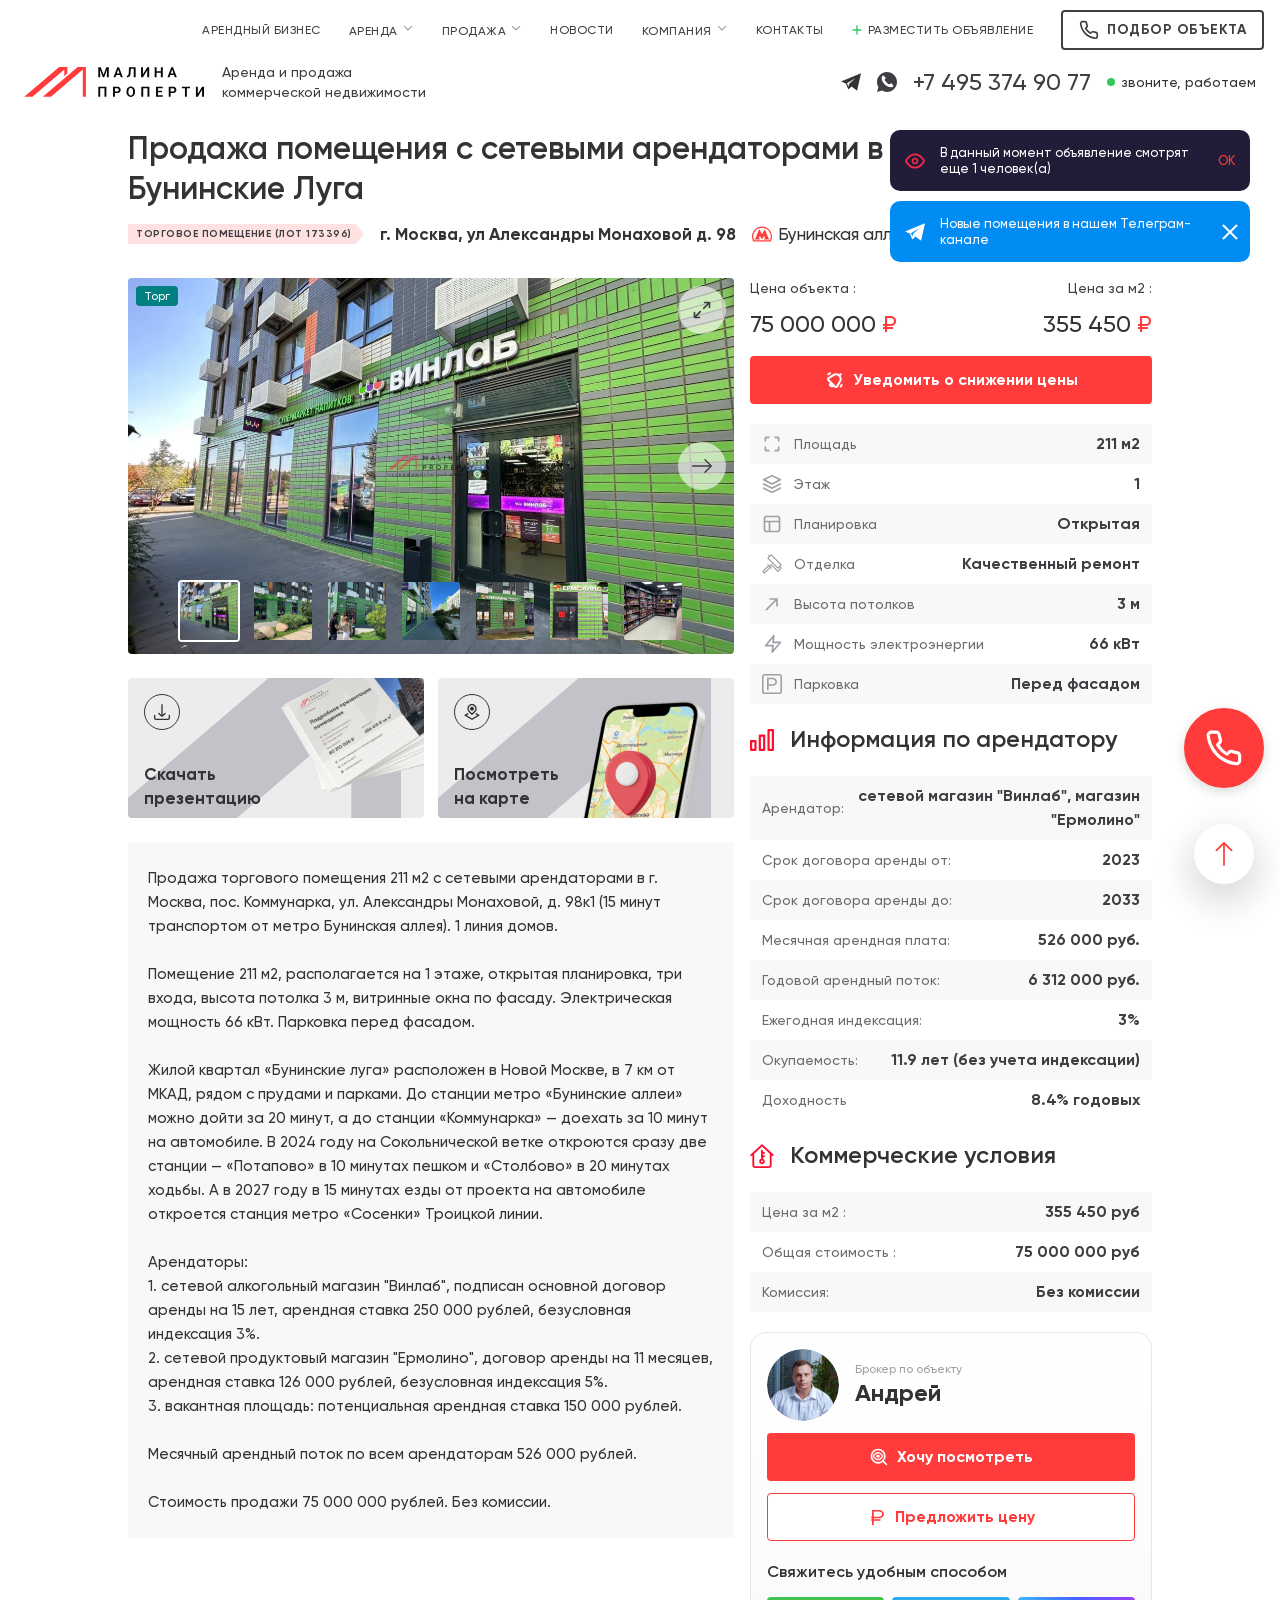
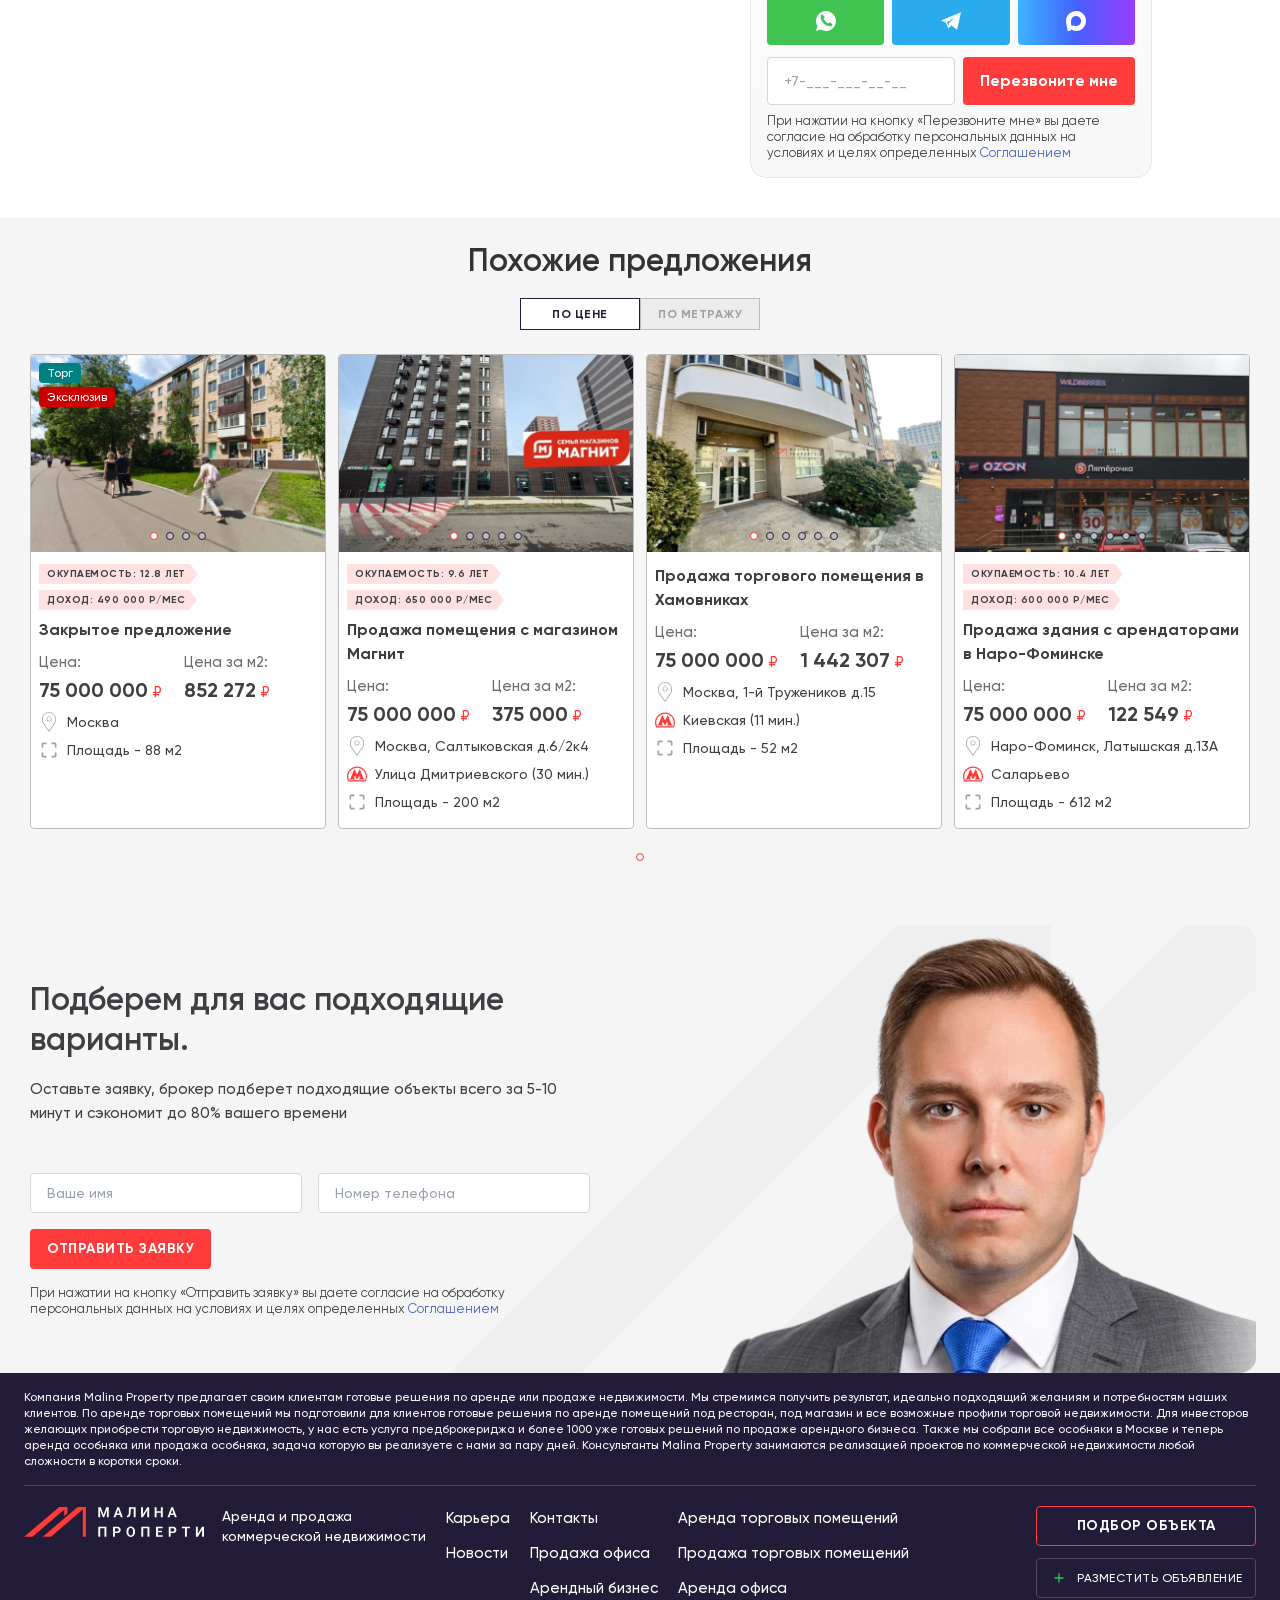
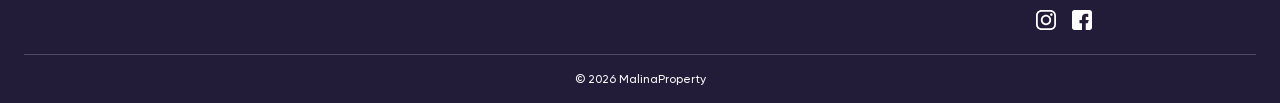
<file: object/index.html>
<!doctype html>
<!--
  Malina Property — каркас страницы.
  ⚠️ *.html в корне website/ СГЕНЕРИРОВАНЫ: этот каркас + pages/<имя>.html + blocks/**/*.html → `node build.mjs`.
  Правьте блоки, страницы и layout.html, не собранные файлы (гейт `node build.mjs --check` поймает ручную правку).
-->
<html lang="ru">
<head>
<meta charset="utf-8" />
<meta http-equiv="Cache-Control" content="no-cache, no-store, must-revalidate" />
<meta name="viewport" content="width=device-width,initial-scale=1" />
<title>Страница объекта — Malina Property</title>
<link rel="preload" href="../fonts/gilroy-medium.woff" as="font" type="font/woff" crossorigin />
<link rel="preload" href="../fonts/gilroy-bold.woff" as="font" type="font/woff" crossorigin />
<link rel="stylesheet" href="../styles.css" />
</head>
<body>
<header id="header">
  <div class="container header-top hide-mobile">
    <a class="nav-item" href="#">Арендный бизнес</a>
    <div class="nav-drop"><a class="nav-item" href="#">Аренда <img src="../img/icons/chevron-down.svg" alt="" /></a><div class="submenu"><a href="#">Торговые помещения</a><a href="#">Офисы</a><a href="#">Особняки</a></div></div>
    <div class="nav-drop"><a class="nav-item" href="#">Продажа <img src="../img/icons/chevron-down.svg" alt="" /></a><div class="submenu"><a href="#">Торговые помещения</a><a href="#">Арендный бизнес</a><a href="#">Офисы</a><a href="#">Особняки</a></div></div>
    <a class="nav-item" href="#">Новости</a>
    <div class="nav-drop"><a class="nav-item" href="#">Компания <img src="../img/icons/chevron-down.svg" alt="" /></a><div class="submenu"><a href="#">Собственникам</a><a href="#">Клиентам</a><a href="#">Вакансии</a></div></div>
    <a class="nav-item" href="#">Контакты</a>
    <a class="nav-item" href="#"><img src="../img/icons/plus.svg" alt="" /> Разместить объявление</a>
    <a class="btn btn--select" href="#" data-modal="m-podbor"><img src="../img/icons/phone.svg" alt="" /><span>Подбор объекта</span></a>
  </div>
  <div class="container header-bottom">
    <button class="menu-btn only-mobile" type="button" aria-label="Меню" aria-controls="mobile-menu" aria-expanded="false"><img src="../img/icons/menu.svg" alt="" /></button>
    <a class="logo" href="../object/" aria-label="Malina Property"><img src="../img/brand/logo-dark.svg" alt="Malina Property" /></a>
    <p class="logo-note hide-mobile">Аренда и продажа<br />коммерческой недвижимости</p>
    <span class="spacer"></span>
    <a class="messenger hide-mobile" href="#" aria-label="Telegram"><img src="../img/icons/telegram.svg" alt="" /></a>
    <a class="messenger messenger--wa" href="#" aria-label="WhatsApp"><img src="../img/icons/whatsapp.svg" alt="" /></a>
    <a class="phone" href="tel:+74953749077">+7 495 374 90 77</a>
    <p class="status hide-mobile"><img src="../img/icons/status-dot.svg" alt="" /> звоните, работаем</p>
    <a class="call-btn only-mobile" href="#" data-modal="m-podbor" aria-label="Подбор объекта"><img src="../img/icons/phone.svg" alt="" /></a>
  </div>
  <nav id="mobile-menu" class="only-mobile" aria-label="Меню">
    <button class="mm-close js-menu-close" type="button" aria-label="Закрыть меню"><img src="../img/icons/close.svg" alt="" /></button>
    <a href="#">Арендный бизнес</a>
    <a href="#">Аренда</a>
    <div class="mm-sub"><a href="#">Торговые помещения</a><a href="#">Офисы</a><a href="#">Особняки</a></div>
    <a href="#">Продажа</a>
    <div class="mm-sub"><a href="#">Торговые помещения</a><a href="#">Арендный бизнес</a><a href="#">Офисы</a><a href="#">Особняки</a></div>
    <a href="#">Новости</a>
    <a href="#">Компания</a>
    <div class="mm-sub"><a href="#">Собственникам</a><a href="#">Клиентам</a><a href="#">Вакансии</a></div>
    <a href="#">Контакты</a>
    <a href="#">Разместить объявление</a>
    <a class="btn btn--select" href="#" data-modal="m-podbor"><img src="../img/icons/phone.svg" alt="" /><span>Подбор объекта</span></a>
  </nav>
</header>
<main>
<div id="viewers-toast" role="status">
  <img src="../img/icons/eye.svg" alt="" />
  <p>В данный момент объявление смотрят еще 1 человек(а)</p>
  <button type="button" class="js-toast-close">ОК</button>
</div>
<!-- Плашка Telegram-канала — как на сайте: справа под шапкой (под плашкой «смотрят»), на телефоне — внизу; × прячет до перезагрузки (решение 6) -->
<div id="tg-plaque" class="js-tg" hidden>
  <a href="#"><img src="../img/site/telegram.svg" alt="" />Новые помещения в нашем Телеграм-канале</a>
  <button class="js-tg-close" type="button" aria-label="Скрыть"></button>
</div>
<section id="object-title">
  <div class="container">
    <div class="object-wrap">
      <div class="mobile-actions">
        <a class="icon-btn icon-btn--sm" href="#" aria-label="Назад"><img src="../img/icons/chevron-left.svg" alt="" /></a>
        <button class="icon-btn icon-btn--sm js-favorite" type="button" aria-label="В избранное"><img src="../img/icons/favorite.svg" alt="" /></button>
      </div>
      <div class="title-row">
        <h1>Продажа помещения с сетевыми арендаторами в ЖК Бунинские Луга</h1>
        <p class="views">Просмотров: 2375</p>
        <button class="icon-btn icon-btn--sm js-favorite" type="button" aria-label="В избранное"><img src="../img/icons/favorite.svg" alt="" /></button>
      </div>
      <div class="info-row">
        <span class="tag"><span class="tag__body">Торговое помещение (лот 173396)</span><img class="tag__tail" src="../img/icons/tag-tail.svg" alt="" /></span>
        <p class="address">г. Москва, ул Александры Монаховой д. 98</p>
        <p class="metro"><img src="../img/icons/metro.svg" alt="Метро" />Бунинская аллея (транспортом 15 мин.)</p>
      </div>
    </div>
  </div>
</section>
<section id="object-main">
  <div class="container">
    <div class="object-wrap">
      <div class="col-left">
<div id="gallery" class="js-gallery">
  <!-- Лента фото: первое — в разметке, остальные app.js строит по миниатюрам (data-src). Листается стрелками, миниатюрами, свайпом -->
  <div class="photo js-slider-view">
    <div class="slides js-slides"><img src="../img/object/photo-1.jpg" alt="Помещение с сетевыми арендаторами, ЖК Бунинские Луга" draggable="false" /></div>
    <span class="badge badge--teal g-torg js-torg" hidden>Торг</span>
    <button class="icon-btn icon-btn--photo g-expand js-gallery-full" type="button" aria-label="Развернуть"><img src="../img/icons/expand.svg" alt="" /></button>
    <button class="icon-btn icon-btn--photo g-prev js-prev" type="button" aria-label="Предыдущее фото"><img src="../img/icons/arrow-left.svg" alt="" /></button>
    <button class="icon-btn icon-btn--photo g-next js-next" type="button" aria-label="Следующее фото"><img src="../img/icons/arrow-right.svg" alt="" /></button>
  </div>
  <div class="thumbs js-thumbs">
    <button class="thumb" type="button" data-src="../img/object/photo-1.jpg" aria-current="true" aria-label="Фото 1"><img src="../img/object/thumb-1.jpg" alt="" /></button>
    <button class="thumb" type="button" data-src="../img/object/thumb-2.jpg" aria-label="Фото 2"><img src="../img/object/thumb-2.jpg" alt="" /></button>
    <button class="thumb" type="button" data-src="../img/object/thumb-3.jpg" aria-label="Фото 3"><img src="../img/object/thumb-3.jpg" alt="" /></button>
    <button class="thumb" type="button" data-src="../img/object/thumb-4.jpg" aria-label="Фото 4"><img src="../img/object/thumb-4.jpg" alt="" /></button>
    <button class="thumb" type="button" data-src="../img/object/thumb-5.jpg" aria-label="Фото 5"><img src="../img/object/thumb-5.jpg" alt="" /></button>
    <button class="thumb" type="button" data-src="../img/object/thumb-6.jpg" aria-label="Фото 6"><img src="../img/object/thumb-6.jpg" alt="" /></button>
    <button class="thumb" type="button" data-src="../img/object/thumb-7.jpg" aria-label="Фото 7"><img src="../img/object/thumb-7.jpg" alt="" /></button>
  </div>
  <!-- Полный экран — как на malinaproperty.ru: подложка, фото по центру, миниатюры под ним, справа панель объекта (заголовок,
       тег, адрес, метро — копия из заголовка страницы), белый крестик. На телефоне — сплошной фон, без панели -->
  <div class="g-full layer js-gallery-layer" role="dialog" aria-modal="true" aria-label="Фото объекта" hidden>
    <div class="g-full__stage layer__box">
      <!-- Рамка фото: лента обрезается по краю (overflow), а крестик висит снаружи угла -->
      <div class="g-full__frame">
      <div class="g-full__photo js-slider-view">
        <div class="slides js-slides"></div>
        <span class="badge badge--teal g-torg js-torg" hidden>Торг</span>
        <button class="icon-btn g-full__arrow g-prev js-prev" type="button" aria-label="Предыдущее фото"><img src="../img/icons/arrow-left.svg" alt="" /></button>
        <button class="icon-btn g-full__arrow g-next js-next" type="button" aria-label="Следующее фото"><img src="../img/icons/arrow-right.svg" alt="" /></button>
      </div>
        <button class="g-full__close js-gallery-close" type="button" aria-label="Закрыть"><img src="../img/icons/close.svg" alt="" /></button>
      </div>
      <div class="g-full__thumbs js-thumbs"></div>
    </div>
    <aside class="g-full__panel">
      <h2 class="js-full-title"></h2>
      <span class="tag"><span class="tag__body js-full-tag"></span><img class="tag__tail" src="../img/icons/tag-tail.svg" alt="" /></span>
      <p class="g-full__address js-full-address"></p>
      <p class="g-full__metro"><img src="../img/icons/metro.svg" alt="Метро" /><span class="js-full-metro"></span></p>
      <a class="btn btn--primary" href="#" data-modal="m-view"><img src="../img/icons/eye-white.svg" alt="" />Хочу посмотреть</a>
      <a class="btn btn--select" href="#" data-modal="m-price"><img src="../img/icons/rub-dark.svg" alt="" />Предложите цену</a>
    </aside>
  </div>
</div>
<div id="banners">
  <a class="banner" href="#" data-modal="m-presentation">
    <img class="b-lines" src="../img/banners/bg-lines.svg" alt="" />
    <span class="b-icon b-icon--ring"><img src="../img/banners/download.svg" alt="" /></span>
    <img class="b-cards" src="../img/banners/business-cards.png" alt="" />
    <span class="b-text">Скачать<br />презентацию</span>
  </a>
  <a class="banner js-map" href="https://yandex.ru/maps/" target="_blank" rel="noopener">
    <img class="b-lines" src="../img/banners/bg-lines.svg" alt="" />
    <img class="b-icon" src="../img/banners/map-pin.svg" alt="" />
    <span class="b-phone-wrap"><img class="b-phone" src="../img/banners/phone-map.png" alt="" /></span>
    <img class="b-pin" src="../img/banners/location.png" alt="" />
    <span class="b-text">Посмотреть<br />на карте</span>
  </a>
</div>
<div id="description">
  <p>Продажа торгового помещения 211 м2 с сетевыми арендаторами в г. Москва, пос. Коммунарка, ул. Александры Монаховой, д. 98к1 (15 минут транспортом от метро Бунинская аллея). 1 линия домов.</p>
  <p>Помещение 211 м2, располагается на 1 этаже, открытая планировка, три входа, высота потолка 3 м, витринные окна по фасаду. Электрическая мощность 66 кВт. Парковка перед фасадом.</p>
  <p>Жилой квартал «Бунинские луга» расположен в Новой Москве, в 7 км от МКАД, рядом с прудами и парками. До станции метро «Бунинские аллеи» можно дойти за 20 минут, а до станции «Коммунарка» — доехать за 10 минут на автомобиле. В 2024 году на Сокольнической ветке откроются сразу две станции — «Потапово» в 10 минутах пешком и «Столбово» в 20 минутах ходьбы. А в 2027 году в 15 минутах езды от проекта на автомобиле откроется станция метро «Сосенки» Троицкой линии.</p>
  <p>Арендаторы:<br />1. сетевой алкогольный магазин "Винлаб", подписан основной договор аренды на 15 лет, арендная ставка 250 000 рублей, безусловная индексация 3%.<br />2. сетевой продуктовый магазин "Ермолино", договор аренды на 11 месяцев, арендная ставка 126 000 рублей, безусловная индексация 5%.<br />3. вакантная площадь: потенциальная арендная ставка 150 000 рублей.</p>
  <p>Месячный арендный поток по всем арендаторам 526 000 рублей.</p>
  <p>Стоимость продажи 75 000 000 рублей. Без комиссии.</p>
</div>
      </div>
      <div class="col-right">
<div id="price">
  <div class="prices">
    <div><p class="p-label">Цена объекта :</p><p class="p-value">75 000 000 <span class="rub">₽</span></p></div>
    <div><p class="p-label">Цена за м2 :</p><p class="p-value">355 450 <span class="rub">₽</span></p></div>
  </div>
  <!-- «Уведомить о снижении цены» — как на сайте, без окна: нажатие раскрывает поле телефона, кнопка становится «Уведомить меня» -->
  <form class="notify js-notify js-phone-form">
    <button class="btn btn--primary btn--block" type="button" data-open="Уведомить меня"><img src="../img/icons/bell.svg" alt="" /><span>Уведомить о снижении цены</span></button>
    <div class="notify__more">
      <input class="input input--lg js-phone" type="tel" placeholder="Номер телефона" aria-label="Номер телефона" />
      <p class="consent">При нажатии на кнопку «Уведомить меня» вы даете согласие на обработку персональных данных на условиях и целях определенных <a href="#">Соглашением</a></p>
    </div>
  </form>
</div>
<div id="params" class="kv">
  <div class="kv__row"><img src="../img/icons/area.svg" alt="" /><span class="kv__key">Площадь</span><span class="kv__val">211 м2</span></div>
  <div class="kv__row"><img src="../img/icons/floor.svg" alt="" /><span class="kv__key">Этаж</span><span class="kv__val">1</span></div>
  <div class="kv__row"><img src="../img/icons/layout.svg" alt="" /><span class="kv__key">Планировка</span><span class="kv__val">Открытая</span></div>
  <div class="kv__row"><img src="../img/icons/finish.svg" alt="" /><span class="kv__key">Отделка</span><span class="kv__val">Качественный ремонт</span></div>
  <div class="kv__row"><img src="../img/icons/ceiling.svg" alt="" /><span class="kv__key">Высота потолков</span><span class="kv__val">3 м</span></div>
  <div class="kv__row"><img src="../img/icons/power.svg" alt="" /><span class="kv__key">Мощность электроэнергии</span><span class="kv__val">66 кВт</span></div>
  <div class="kv__row"><img src="../img/icons/parking.svg" alt="" /><span class="kv__key">Парковка</span><span class="kv__val">Перед фасадом</span></div>
</div>
<div id="tenant">
  <h2 class="sec-title"><img src="../img/icons/chart.svg" alt="" />Информация по арендатору</h2>
  <div class="kv kv--wide-pad">
    <div class="kv__row"><span class="kv__key">Арендатор:</span><span class="kv__val">сетевой магазин "Винлаб", магазин "Ермолино"</span></div>
    <div class="kv__row"><span class="kv__key">Срок договора аренды от:</span><span class="kv__val">2023</span></div>
    <div class="kv__row"><span class="kv__key">Срок договора аренды до:</span><span class="kv__val">2033</span></div>
    <div class="kv__row"><span class="kv__key">Месячная арендная плата:</span><span class="kv__val">526 000 руб.</span></div>
    <div class="kv__row"><span class="kv__key">Годовой арендный поток:</span><span class="kv__val">6 312 000 руб.</span></div>
    <div class="kv__row"><span class="kv__key">Ежегодная индексация:</span><span class="kv__val">3%</span></div>
    <div class="kv__row"><span class="kv__key">Окупаемость:</span><span class="kv__val">11.9 лет (без учета индексации)</span></div>
    <div class="kv__row"><span class="kv__key">Доходность</span><span class="kv__val">8.4% годовых</span></div>
  </div>
</div>
<div id="terms">
  <h2 class="sec-title"><img src="../img/icons/terms.svg" alt="" />Коммерческие условия</h2>
  <div class="kv kv--wide-pad">
    <div class="kv__row"><span class="kv__key">Цена за м2 :</span><span class="kv__val">355 450 руб</span></div>
    <div class="kv__row"><span class="kv__key">Общая стоимость :</span><span class="kv__val">75 000 000 руб</span></div>
    <div class="kv__row"><span class="kv__key">Комиссия:</span><span class="kv__val">Без комиссии</span></div>
  </div>
</div>
<div id="contact">
  <!-- Вся колонка связи — одна светлая карточка (решение 7, D13.4). С менеджером — брокер по объекту; без менеджера — отдел продаж (?manager=no) -->
  <div class="agent if-manager">
    <img class="agent-photo" src="../img/contact/broker-andrey.png" alt="Андрей" />
    <div><p class="agent-role">Брокер по объекту</p><p class="agent-name">Андрей</p></div>
  </div>
  <div class="agent if-no-manager">
    <span class="agent-logo"><img src="../img/brand/mark.svg" alt="" /></span>
    <div><p class="agent-role">Отдел продаж</p><p class="agent-name">Malina Property</p></div>
  </div>
  <div class="actions">
    <a class="btn btn--primary btn--block" href="#" data-modal="m-view"><img src="../img/icons/view.svg" alt="" />Хочу посмотреть</a>
    <a class="btn btn--outline btn--block" href="#" data-modal="m-price"><img src="../img/icons/rub.svg" alt="" />Предложить цену</a>
  </div>
  <div class="connect">
    <h3>Свяжитесь удобным способом</h3>
    <div class="messengers">
      <a class="m-whatsapp" href="#" aria-label="WhatsApp"><img src="../img/icons/whatsapp-white.svg" alt="" /></a>
      <a class="m-telegram" href="#" aria-label="Telegram"><img src="../img/icons/telegram-white.svg" alt="" /></a>
      <a class="m-max" href="#" aria-label="Max"><img src="../img/icons/max-white.svg" alt="" /></a>
    </div>
    <form class="callback js-phone-form">
      <input class="input input--lg js-phone" type="tel" placeholder="+7-___-___-__-__" aria-label="Телефон" />
      <button class="btn btn--primary" type="submit">Перезвоните мне</button>
      <p class="consent">При нажатии на кнопку «Перезвоните мне» вы даете согласие на обработку персональных данных на условиях и целях определенных <a href="#">Соглашением</a></p>
    </form>
  </div>
</div>
      </div>
    </div>
  </div>
</section>
<section id="similar">
  <div class="container">
    <div class="s-head">
      <h2>Похожие предложения</h2>
      <div class="tabs" role="tablist">
        <button type="button" role="tab" aria-selected="true" data-sort="price">По цене</button>
        <button type="button" role="tab" aria-selected="false" data-sort="area">По метражу</button>
      </div>
    </div>
    <!-- Карусель по кругу (как Owl loop: true на сайте): 4 / 3 / 2 / 1 карточки, свайп, точки -->
    <div class="track js-carousel js-slider-view">
      <div class="slides js-slides">
      <a class="card" href="#" data-price="75000000" data-area="88">
        <div class="card__img js-slider-view">
          <div class="slides js-slides"><img src="../img/similar/offer-1.jpg" alt="" loading="lazy" draggable="false" /><img src="../img/site/similar-1/1.jpg" alt="" loading="lazy" draggable="false" /><img src="../img/site/similar-1/2.jpg" alt="" loading="lazy" draggable="false" /><img src="../img/site/similar-1/3.jpg" alt="" loading="lazy" draggable="false" /></div>
          <div class="card__badges"><span class="badge badge--teal">Торг</span><span class="badge badge--red">Эксклюзив</span></div>
          <button class="card__arrow card__prev js-prev" type="button" aria-label="Предыдущее фото"><img src="../img/site/arrow-left.svg" alt="" /></button>
          <button class="card__arrow card__next js-next" type="button" aria-label="Следующее фото"><img src="../img/site/arrow-right.svg" alt="" /></button>
          <div class="card__dots js-card-dots"></div>
        </div>
        <div class="card__body">
          <div class="card__tags"><span class="tag"><span class="tag__body">Окупаемость: 12.8 лет</span><img class="tag__tail" src="../img/icons/tag-tail.svg" alt="" /></span><span class="tag"><span class="tag__body">Доход: 490 000 р/мес</span><img class="tag__tail" src="../img/icons/tag-tail.svg" alt="" /></span></div>
          <p class="card__title">Закрытое предложение</p>
          <div class="card__prices"><div><span class="card__price-label">Цена:</span><span class="card__price"><b>75 000 000</b><span class="rub">₽</span></span></div><div><span class="card__price-label">Цена за м2:</span><span class="card__price"><b>852 272</b><span class="rub">₽</span></span></div></div>
          <div class="card__meta">
            <p class="card__meta-row"><img src="../img/icons/pin.svg" alt="" />Москва</p>
            <p class="card__meta-row"><img src="../img/icons/area.svg" alt="" />Площадь - 88 м2</p>
          </div>
        </div>
      </a>
      <a class="card" href="#" data-price="75000000" data-area="200">
        <div class="card__img js-slider-view">
          <div class="slides js-slides"><img src="../img/similar/offer-2.jpg" alt="" loading="lazy" draggable="false" /><img src="../img/site/similar-2/1.jpg" alt="" loading="lazy" draggable="false" /><img src="../img/site/similar-2/2.jpg" alt="" loading="lazy" draggable="false" /><img src="../img/site/similar-2/3.jpg" alt="" loading="lazy" draggable="false" /><img src="../img/site/similar-2/4.jpg" alt="" loading="lazy" draggable="false" /></div>
          <button class="card__arrow card__prev js-prev" type="button" aria-label="Предыдущее фото"><img src="../img/site/arrow-left.svg" alt="" /></button>
          <button class="card__arrow card__next js-next" type="button" aria-label="Следующее фото"><img src="../img/site/arrow-right.svg" alt="" /></button>
          <div class="card__dots js-card-dots"></div>
        </div>
        <div class="card__body">
          <div class="card__tags"><span class="tag"><span class="tag__body">Окупаемость: 9.6 лет</span><img class="tag__tail" src="../img/icons/tag-tail.svg" alt="" /></span><span class="tag"><span class="tag__body">Доход: 650 000 р/мес</span><img class="tag__tail" src="../img/icons/tag-tail.svg" alt="" /></span></div>
          <p class="card__title">Продажа помещения с магазином Магнит</p>
          <div class="card__prices"><div><span class="card__price-label">Цена:</span><span class="card__price"><b>75 000 000</b><span class="rub">₽</span></span></div><div><span class="card__price-label">Цена за м2:</span><span class="card__price"><b>375 000</b><span class="rub">₽</span></span></div></div>
          <div class="card__meta">
            <p class="card__meta-row"><img src="../img/icons/pin.svg" alt="" />Москва, Салтыковская д.6/2к4</p>
            <p class="card__meta-row"><img src="../img/icons/metro.svg" alt="" />Улица Дмитриевского (30 мин.)</p>
            <p class="card__meta-row"><img src="../img/icons/area.svg" alt="" />Площадь - 200 м2</p>
          </div>
        </div>
      </a>
      <a class="card" href="#" data-price="75000000" data-area="52">
        <div class="card__img js-slider-view">
          <div class="slides js-slides"><img src="../img/similar/offer-3.jpg" alt="" loading="lazy" draggable="false" /><img src="../img/site/similar-3/1.jpg" alt="" loading="lazy" draggable="false" /><img src="../img/site/similar-3/2.jpg" alt="" loading="lazy" draggable="false" /><img src="../img/site/similar-3/3.jpg" alt="" loading="lazy" draggable="false" /><img src="../img/site/similar-3/4.jpg" alt="" loading="lazy" draggable="false" /><img src="../img/site/similar-3/5.jpg" alt="" loading="lazy" draggable="false" /></div>
          <button class="card__arrow card__prev js-prev" type="button" aria-label="Предыдущее фото"><img src="../img/site/arrow-left.svg" alt="" /></button>
          <button class="card__arrow card__next js-next" type="button" aria-label="Следующее фото"><img src="../img/site/arrow-right.svg" alt="" /></button>
          <div class="card__dots js-card-dots"></div>
        </div>
        <div class="card__body">
          <p class="card__title">Продажа торгового помещения в Хамовниках</p>
          <div class="card__prices"><div><span class="card__price-label">Цена:</span><span class="card__price"><b>75 000 000</b><span class="rub">₽</span></span></div><div><span class="card__price-label">Цена за м2:</span><span class="card__price"><b>1 442 307</b><span class="rub">₽</span></span></div></div>
          <div class="card__meta">
            <p class="card__meta-row"><img src="../img/icons/pin.svg" alt="" />Москва, 1-й Тружеников д.15</p>
            <p class="card__meta-row"><img src="../img/icons/metro.svg" alt="" />Киевская (11 мин.)</p>
            <p class="card__meta-row"><img src="../img/icons/area.svg" alt="" />Площадь - 52 м2</p>
          </div>
        </div>
      </a>
      <a class="card" href="#" data-price="75000000" data-area="612">
        <div class="card__img js-slider-view">
          <div class="slides js-slides"><img src="../img/similar/offer-4.jpg" alt="" loading="lazy" draggable="false" /><img src="../img/site/similar-4/1.jpg" alt="" loading="lazy" draggable="false" /><img src="../img/site/similar-4/2.jpg" alt="" loading="lazy" draggable="false" /><img src="../img/site/similar-4/3.jpg" alt="" loading="lazy" draggable="false" /><img src="../img/site/similar-4/4.jpg" alt="" loading="lazy" draggable="false" /><img src="../img/site/similar-4/5.jpg" alt="" loading="lazy" draggable="false" /></div>
          <button class="card__arrow card__prev js-prev" type="button" aria-label="Предыдущее фото"><img src="../img/site/arrow-left.svg" alt="" /></button>
          <button class="card__arrow card__next js-next" type="button" aria-label="Следующее фото"><img src="../img/site/arrow-right.svg" alt="" /></button>
          <div class="card__dots js-card-dots"></div>
        </div>
        <div class="card__body">
          <div class="card__tags"><span class="tag"><span class="tag__body">Окупаемость: 10.4 лет</span><img class="tag__tail" src="../img/icons/tag-tail.svg" alt="" /></span><span class="tag"><span class="tag__body">Доход: 600 000 р/мес</span><img class="tag__tail" src="../img/icons/tag-tail.svg" alt="" /></span></div>
          <p class="card__title">Продажа здания с арендаторами в Наро-Фоминске</p>
          <div class="card__prices"><div><span class="card__price-label">Цена:</span><span class="card__price"><b>75 000 000</b><span class="rub">₽</span></span></div><div><span class="card__price-label">Цена за м2:</span><span class="card__price"><b>122 549</b><span class="rub">₽</span></span></div></div>
          <div class="card__meta">
            <p class="card__meta-row"><img src="../img/icons/pin.svg" alt="" />Наро-Фоминск, Латышская д.13А</p>
            <p class="card__meta-row"><img src="../img/icons/metro.svg" alt="" />Саларьево</p>
            <p class="card__meta-row"><img src="../img/icons/area.svg" alt="" />Площадь - 612 м2</p>
          </div>
        </div>
      </a>
      </div>
    </div>
    <div class="dots js-carousel-dots" aria-label="Страницы"></div>
  </div>
</section>
<!-- Как «Обсудим подборку?» (решение 7, H): серая карточка, знак-полосы, фото брокера без фона; с менеджером — фото брокера без фона, без менеджера — логотип -->
<section id="lead">
  <div class="container">
    <div class="lead-card">
      <div class="decor"><img src="../img/lead/decor.svg" alt="" /></div>
      <div class="photo if-manager"><img src="../img/selection/broker-dmitriy.png" alt="" /></div>
      <img class="logo if-no-manager" src="../img/brand/logo-dark.svg" alt="Малина Проперти" />
      <div class="content">
        <h2>Подберем для вас подходящие варианты.</h2>
        <p class="lead-text">Оставьте заявку, брокер подберет подходящие объекты всего за 5-10 минут и сэкономит до 80% вашего времени</p>
        <form class="js-lead-form">
          <div class="inputs">
            <input class="input js-req" type="text" placeholder="Ваше имя" aria-label="Ваше имя" />
            <input class="input js-phone" type="tel" placeholder="Номер телефона" aria-label="Номер телефона" />
          </div>
          <button class="btn btn--primary btn--sm" type="submit">Отправить заявку</button>
          <p class="consent">При нажатии на кнопку «Отправить заявку» вы даете согласие на обработку персональных данных на условиях и целях определенных <a href="#">Соглашением</a></p>
        </form>
      </div>
    </div>
  </div>
</section>
<div id="fab">
  <!-- Виджет брокера — как на сайте: красный круг; нажатие раскрывает панель «Задайте вопрос» с телефоном, мессенджерами и формой -->
  <div class="broker-widget js-broker-widget">
    <button class="bw-circle js-bw-open" type="button" aria-label="Задать вопрос брокеру"><img src="../img/site/call.svg" alt="" /></button>
    <div class="bw-panel" role="dialog" aria-label="Задайте вопрос">
      <button class="bw-close js-bw-close" type="button" aria-label="Закрыть">×</button>
      <img class="bw-photo" src="../img/site/broker-sergey-200.png" alt="Сергей" />
      <div class="bw-text"><p>Задайте вопрос:</p><b>Сергей</b><span>Брокеру по работе с клиентами</span></div>
      <div class="bw-contacts">
        <b>+ 7 (495) 374 90 77</b>
        <a class="bw-tg" href="#" aria-label="Telegram"><img src="../img/site/telegram.svg" alt="" /></a>
        <a class="bw-wa" href="#" aria-label="WhatsApp"><img src="../img/site/whatsapp.svg" alt="" /></a>
      </div>
      <form class="bw-form js-phone-form">
        <input class="input js-phone" type="tel" placeholder="Номер телефона" aria-label="Номер телефона" />
        <button class="btn btn--primary btn--block bw-submit" type="submit">Перезвоните мне</button>
      </form>
    </div>
  </div>
  <button class="fab-up js-up" type="button" aria-label="Наверх"><img src="../img/icons/arrow-up.svg" alt="" /></button>
</div>
<div id="sticky-actions" class="js-sticky-actions">
  <a class="btn btn--primary btn--block" href="#" data-modal="m-view"><img src="../img/icons/view.svg" alt="" />Хочу посмотреть</a>
  <a class="btn btn--outline btn--block" href="#" data-modal="m-price"><img src="../img/icons/rub.svg" alt="" />Предложить цену</a>
</div>
<!-- Квиз «Ищете помещение на покупку?» — как на malinaproperty.ru: через 70 с справа снизу, при каждой загрузке (решение 6).
     Шаги: ветка → вопросы (клик по варианту — сразу дальше) → телефон → «Спасибо». Вопросы веток — data-* ниже, app.js. -->
<div id="quiz" class="js-quiz" hidden>
  <button class="quiz__close js-quiz-close" type="button" aria-label="Закрыть"></button>
  <div class="quiz__box">
    <div class="quiz__step is-small" data-step="start">
      <p class="quiz__title">Ищете помещение на покупку?</p>
      <div class="quiz__options"><button type="button" data-branch="tenant">С арендатором</button><button type="button" data-branch="empty">Пустое</button></div>
    </div>
    <div class="quiz__step" data-step="question" hidden>
      <p class="quiz__title js-quiz-q"></p>
      <div class="quiz__options js-quiz-options"></div>
    </div>
    <form class="quiz__step quiz__form js-quiz-form" data-step="phone" hidden>
      <p class="quiz__title">Оставьте номер — брокер подберет варианты по этим параметрам</p>
      <div class="quiz__row"><input class="quiz__input js-phone" type="tel" placeholder="+7" aria-label="Телефон" /><button class="quiz__submit" type="submit">Получить подборку</button></div>
      <p class="quiz__consent">Нажимая кнопку, я соглашаюсь на <a href="#">обработку персональных данных</a> для маркетинговых сообщений</p>
    </form>
    <div class="quiz__step" data-step="done" hidden><p class="quiz__title">Спасибо! Наш менеджер свяжется с Вами.</p></div>
  </div>
  <script type="application/json" class="js-quiz-data">
{
 "tenant": [
  ["На что ориентируетесь при выборе помещения", ["Окупаемость", "Расположение", "На арендатора"]],
  ["В каком бюджете рассматриваете покупку?", ["до 30 млн. руб", "30 - 50 млн.руб", "50 - 80 млн.руб", "80 - 100 млн.руб", "от 100 млн.руб"]],
  ["Когда планируете покупку", ["Сразу как найду подходящее", "Через пару месяцев", "Пока изучаю рынок"]]
 ],
 "empty": [
  ["В каком доме рассматриваете покупку помещения?", ["В готовом доме", "В строящемся доме", "Без разницы"]],
  ["Для каких целей планируете покупку", ["Для сдачи в аренду", "Под свой бизнес", "Вложить деньги", "На перепродажу"]],
  ["На что ориентируетесь при выборе помещения", ["Локация", "Трафик", "Востребованность арендаторами"]],
  ["В каком бюджете рассматриваете покупку?", ["до 30 млн. руб", "30 - 50 млн. руб", "50 - 80 млн. руб"]],
  ["Когда планируете покупку", ["Сразу как найду подходящее", "Через пару месяцев", "Пока изучаю рынок"]]
 ]
}
  </script>
</div>
</main>
<footer id="footer">
  <div class="container">
    <p class="footer-about">Компания Malina Property предлагает своим клиентам готовые решения по аренде или продаже недвижимости. Мы стремимся получить результат, идеально подходящий желаниям и потребностям наших клиентов. По аренде торговых помещений мы подготовили для клиентов готовые решения по аренде помещений под ресторан, под магазин и все возможные профили торговой недвижимости. Для инвесторов желающих приобрести торговую недвижимость, у нас есть услуга предброкериджа и более 1000 уже готовых решений по продаже арендного бизнеса. Также мы собрали все особняки в Москве и теперь аренда особняка или продажа особняка, задача которую вы реализуете с нами за пару дней. Консультанты Malina Property занимаются реализацией проектов по коммерческой недвижимости любой сложности в коротки сроки.</p>
    <div class="footer-main">
      <div class="footer-brand">
        <a href="../object/" aria-label="Malina Property"><img src="../img/brand/logo-white.svg" alt="Malina Property" /></a>
        <p>Аренда и продажа<br />коммерческой недвижимости</p>
      </div>
      <nav class="footer-links"><a href="#">Карьера</a><a href="#">Новости</a></nav>
      <nav class="footer-links"><a href="#">Контакты</a><a href="#">Продажа офиса</a><a href="#">Арендный бизнес</a></nav>
      <nav class="footer-links"><a href="#">Аренда торговых помещений</a><a href="#">Продажа торговых помещений</a><a href="#">Аренда офиса</a></nav>
      <span class="spacer"></span>
      <a class="footer-phone" href="tel:+74953749077">+7 495 374 90 77</a>
      <div class="footer-actions">
        <a class="btn btn--sm btn--ghost-dark btn--accent-border" href="#" data-modal="m-podbor">Подбор объекта</a>
        <a class="btn btn--sm btn--ghost-dark btn--plus" href="#"><img src="../img/icons/plus.svg" alt="" />Разместить объявление</a>
        <div class="footer-social">
          <a href="#" aria-label="Instagram"><img src="../img/icons/instagram.svg" alt="" /></a>
          <a href="#" aria-label="Facebook"><img src="../img/icons/facebook.svg" alt="" /></a>
        </div>
      </div>
    </div>
    <p class="footer-copy">© <span class="js-year">2026</span> MalinaProperty</p>
  </div>
</footer>
<!-- Окна сайта (как на malinaproperty.ru, решение 6). Кнопка открывает окно атрибутом data-modal="<id>".
     Окна с карточкой объекта (m-view, m-price) заполняют её из заголовка и цены страницы (app.js).
     После отправки любой формы — окно m-success: текст зависит от времени по Москве. -->
<div id="m-view" class="modal layer" role="dialog" aria-modal="true" aria-labelledby="m-view-title" hidden>
  <div class="modal__box layer__box">
    <button class="modal__close js-modal-close" type="button" aria-label="Закрыть"><img src="../img/icons/close.svg" alt="" /></button>
    <form class="modal__form js-phone-form">
      <div class="modal__head"><h2 id="m-view-title">Посмотреть объект</h2><p>Уточним доступ в помещение и согласуем удобное время</p></div>
      <div class="modal__fields">
        <input class="input js-phone" type="tel" placeholder="Номер телефона" aria-label="Номер телефона" />
        <input class="input js-req" type="text" placeholder="Ваше имя" aria-label="Ваше имя" />
      </div>
      <div class="modal__aside"><div class="obj-card js-obj-card"></div></div>
      <button class="btn btn--primary btn--block modal__submit" type="submit">Согласовать просмотр</button>
      <p class="consent">При нажатии на кнопку «Согласовать просмотр» вы даете согласие на обработку персональных данных на условиях и целях определенных <a href="#">Соглашением</a></p>
    </form>
  </div>
</div>
<div id="m-price" class="modal layer" role="dialog" aria-modal="true" aria-labelledby="m-price-title" hidden>
  <div class="modal__box layer__box">
    <button class="modal__close js-modal-close" type="button" aria-label="Закрыть"><img src="../img/icons/close.svg" alt="" /></button>
    <form class="modal__form js-phone-form">
      <div class="modal__head"><h2 id="m-price-title">Какую цену готовы предложить?</h2><p>Обсудим возможность сделки по вашей цене и вернемся с ответом</p></div>
      <div class="modal__fields">
        <input class="input js-req" type="text" placeholder="Ваше имя" aria-label="Ваше имя" />
        <input class="input js-phone" type="tel" placeholder="Номер телефона" aria-label="Номер телефона" />
        <input class="input js-req" type="text" inputmode="numeric" placeholder="Введите желаемую цену" aria-label="Желаемая цена" />
      </div>
      <div class="modal__aside"><div class="obj-card js-obj-card"></div></div>
      <button class="btn btn--primary btn--block modal__submit" type="submit">Отправить предложение</button>
      <p class="consent">При нажатии на кнопку «Отправить предложение» вы даете согласие на обработку персональных данных на условиях и целях определенных <a href="#">Соглашением</a></p>
    </form>
  </div>
</div>
<div id="m-presentation" class="modal layer" role="dialog" aria-modal="true" aria-labelledby="m-presentation-title" hidden>
  <div class="modal__box layer__box">
    <button class="modal__close js-modal-close" type="button" aria-label="Закрыть"><img src="../img/icons/close.svg" alt="" /></button>
    <form class="modal__form js-phone-form">
      <div class="modal__head"><h2 id="m-presentation-title">Получить презентацию объекта</h2><p>Все основные параметры объекта, фотографии, планировка и коммерческие условия — в одном PDF</p></div>
      <div class="modal__fields">
        <input class="input js-phone" type="tel" placeholder="Номер телефона" aria-label="Номер телефона" />
        <input class="input js-req" type="text" placeholder="Ваше имя" aria-label="Ваше имя" />
      </div>
      <div class="modal__aside modal__pdf"><img src="../img/site/presentation.png" alt="" /><p>PDF 3 MB<br />Актуально на <span class="js-today"></span></p></div>
      <button class="btn btn--primary btn--block modal__submit" type="submit">Получить презентацию</button>
      <p class="consent">При нажатии на кнопку «Получить презентацию» вы даете согласие на обработку персональных данных на условиях и целях определенных <a href="#">Соглашением</a></p>
    </form>
  </div>
</div>
<div id="m-podbor" class="modal layer" role="dialog" aria-modal="true" aria-labelledby="m-podbor-title" hidden>
  <div class="modal__box layer__box">
    <button class="modal__close js-modal-close" type="button" aria-label="Закрыть"><img src="../img/icons/close.svg" alt="" /></button>
    <form class="modal__form js-phone-form">
      <div class="modal__head"><h2 id="m-podbor-title">Подберем 5–10 объектов под ваш запрос</h2><p>Из 2500+ актуальных предложений отберем варианты под ваши цели и бюджет.</p></div>
      <div class="modal__fields">
        <input class="input js-phone" type="tel" placeholder="Номер телефона" aria-label="Номер телефона" />
        <input class="input js-req" type="text" placeholder="Ваше имя" aria-label="Ваше имя" />
        <textarea class="input input--area" placeholder="Расскажите подробнее об объекте, который ищете" aria-label="Что ищете"></textarea>
      </div>
      <div class="modal__aside modal__broker">
        <img class="mb-photo" src="../img/site/broker-sergey-200.png" alt="Сергей" />
        <p class="mb-name"><b>Сергей</b><span>Брокер по работе с клиентами</span></p>
        <ul class="mb-list">
          <li><span><img src="../img/site/list-clock.svg" alt="" /></span><p>Первые варианты — в течение <br /><b>10–15</b> минут.</p></li>
          <li><span><img src="../img/site/list-star.svg" alt="" /></span><p>Подбор и сопровождение покупки — без комиссии.</p></li>
          <li><span><img src="../img/site/list-zoom.svg" alt="" /></span><p><b>Учтет</b> коммерческие и технические <b>критерии поиска</b> объекта</p></li>
        </ul>
      </div>
      <button class="btn btn--primary btn--block modal__submit" type="submit">Получить подборку</button>
      <p class="consent">При нажатии на кнопку «Получить подборку» вы даете согласие на обработку персональных данных на условиях и целях определенных <a href="#">Соглашением</a></p>
    </form>
  </div>
</div>
<div id="m-success" class="modal modal--success layer" role="dialog" aria-modal="true" aria-labelledby="m-success-title" hidden>
  <div class="modal__box layer__box">
    <button class="modal__close js-modal-close" type="button" aria-label="Закрыть"><img src="../img/icons/close.svg" alt="" /></button>
    <span class="success-icon"><img src="../img/site/success.svg" alt="" /></span>
    <h2 id="m-success-title">Ваша заявка принята!</h2>
    <p>Мы приняли заявку и <span class="js-success-text">свяжемся с вами в ближайшее время</span></p>
  </div>
</div>
<script src="../app.js"></script>
</body>
</html>
</file>
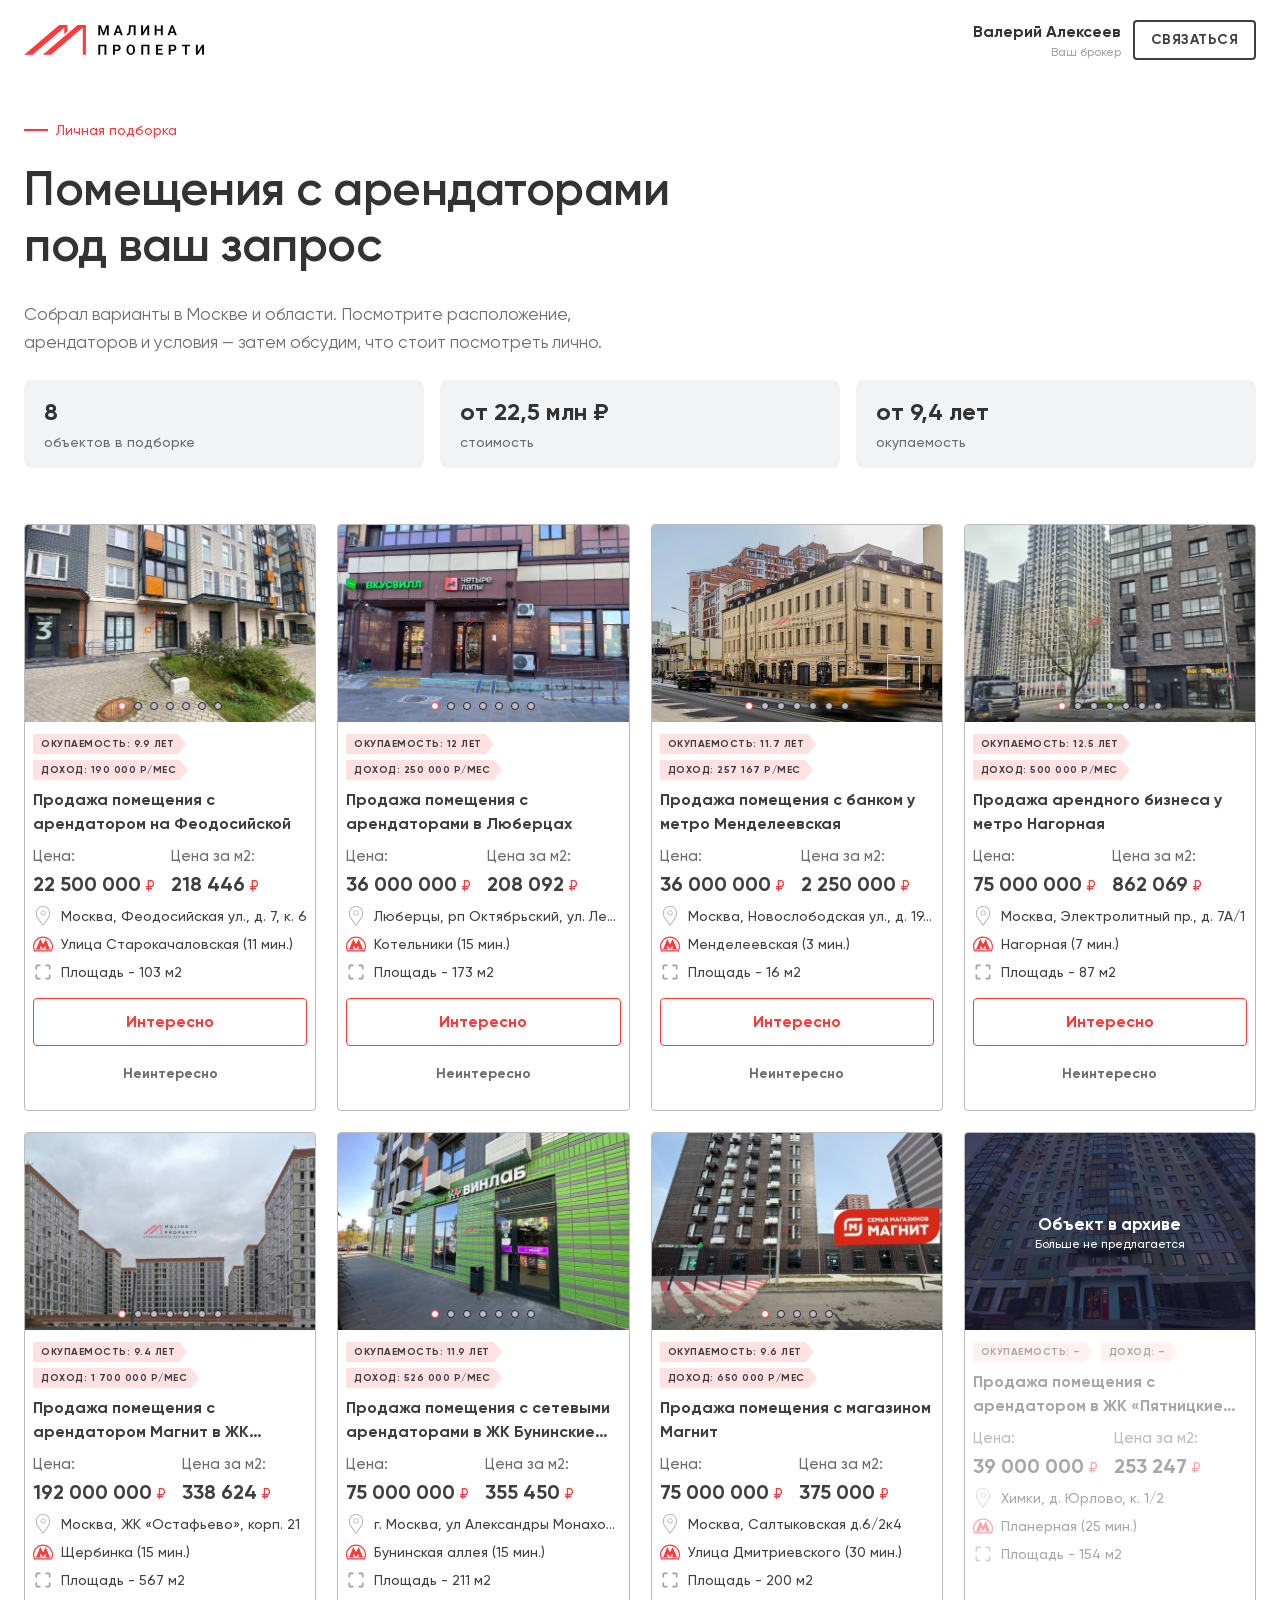
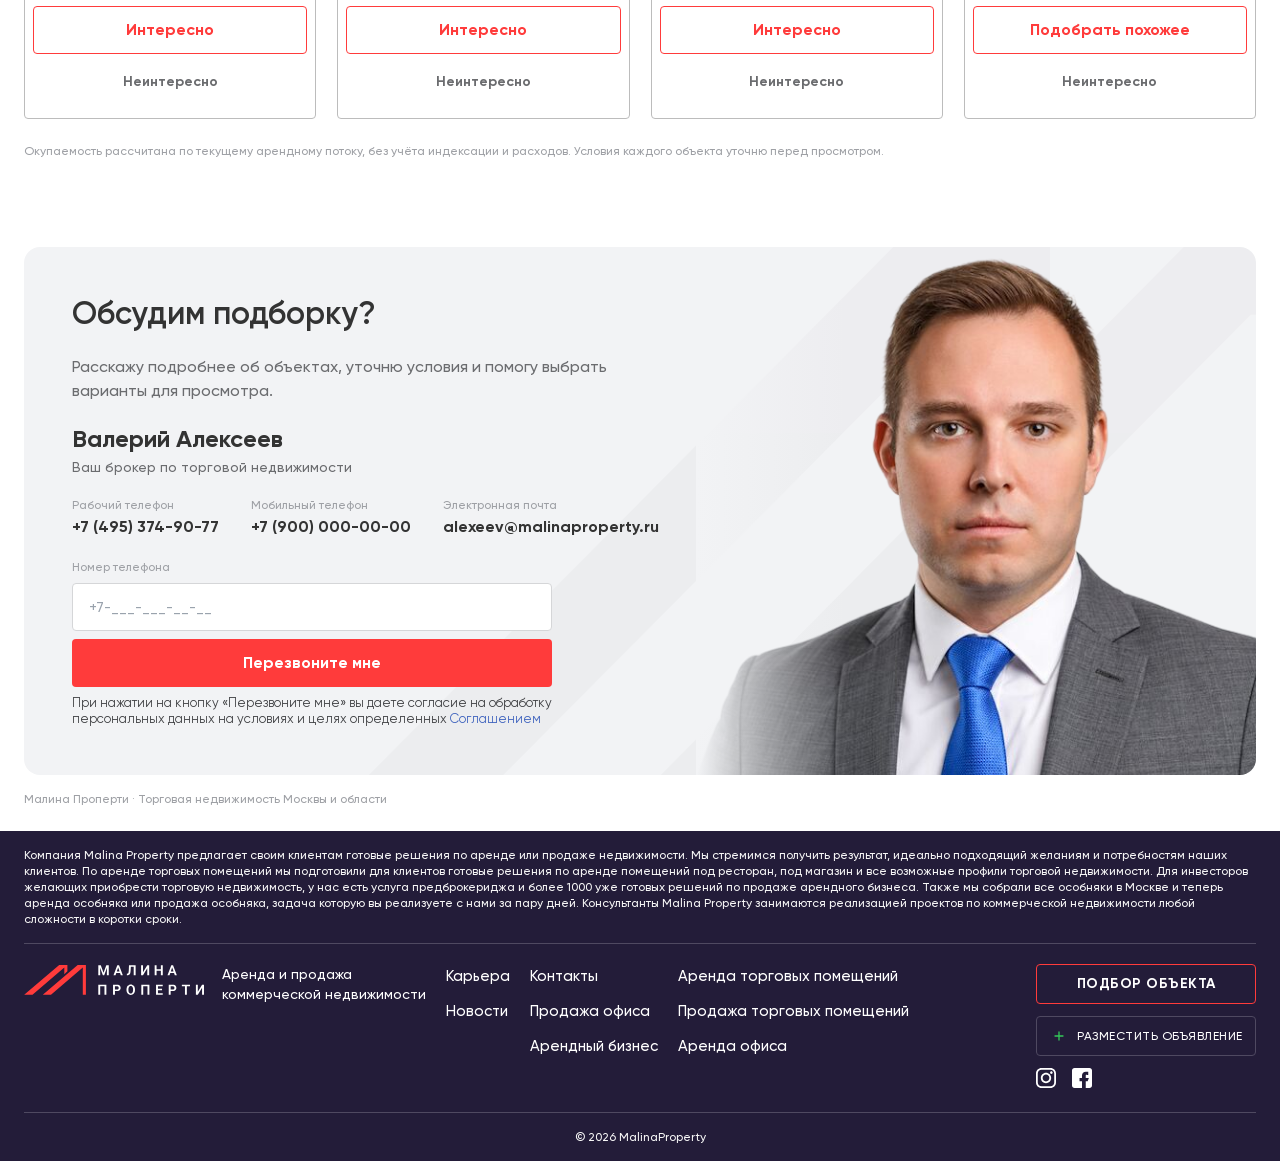
<file: selection/index.html>
<!doctype html>
<!--
  Malina Property — каркас страницы.
  ⚠️ *.html в корне website/ СГЕНЕРИРОВАНЫ: этот каркас + pages/<имя>.html + blocks/**/*.html → `node build.mjs`.
  Правьте блоки, страницы и layout.html, не собранные файлы (гейт `node build.mjs --check` поймает ручную правку).
-->
<html lang="ru">
<head>
<meta charset="utf-8" />
<meta http-equiv="Cache-Control" content="no-cache, no-store, must-revalidate" />
<meta name="viewport" content="width=device-width,initial-scale=1" />
<title>Подборка для вас — Malina Property</title>
<link rel="preload" href="../fonts/gilroy-medium.woff" as="font" type="font/woff" crossorigin />
<link rel="preload" href="../fonts/gilroy-bold.woff" as="font" type="font/woff" crossorigin />
<link rel="stylesheet" href="../styles.css" />
</head>
<body>
<main>
<header id="sel-header">
  <div class="container">
    <a class="logo" href="../selection/" aria-label="Malina Property"><img src="../img/brand/logo-dark.svg" alt="Malina Property" /></a>
    <span class="spacer"></span>
    <div class="broker hide-mobile"><p class="broker-name">Валерий Алексеев</p><p class="broker-role">Ваш брокер</p></div>
    <a class="btn btn--select" href="#sel-broker">Связаться</a>
  </div>
</header>
<section id="sel-intro">
  <div class="container">
    <p class="eyebrow">Личная подборка</p>
    <h1>Помещения с арендаторами<br /> под ваш запрос</h1>
    <p class="lead">Собрал варианты в Москве и области. Посмотрите расположение, арендаторов и условия — затем обсудим, что стоит посмотреть лично.</p>
    <div class="stats">
      <div class="stat"><b><span class="hide-mobile">8</span><span class="only-mobile">6</span></b><span>объектов в подборке</span></div>
      <div class="stat"><b>от 22,5 млн ₽</b><span>стоимость</span></div>
      <div class="stat"><b>от 9,4 лет</b><span>окупаемость</span></div>
    </div>
  </div>
</section>
<!-- Карточка подборки = .card каталога (blocks/object/similar.html) + кнопки; ряд — одной высоты.
     «Интересно» / «Неинтересно» — выбор по объекту (нажатая — aria-pressed). Клик по карточке — окно объекта. -->
<section id="sel-cards">
  <div class="container">
    <div class="grid">
      <article class="card sel-card js-sel-open" data-obj="1" tabindex="0">
        <div class="card__img js-slider-view">
          <div class="slides js-slides"><img src="../img/selection/obj-1/1.jpg" alt="" loading="lazy" draggable="false" /><img src="../img/selection/obj-1/2.jpg" alt="" loading="lazy" draggable="false" /><img src="../img/selection/obj-1/3.jpg" alt="" loading="lazy" draggable="false" /><img src="../img/selection/obj-1/4.jpg" alt="" loading="lazy" draggable="false" /><img src="../img/selection/obj-1/5.jpg" alt="" loading="lazy" draggable="false" /><img src="../img/selection/obj-1/6.jpg" alt="" loading="lazy" draggable="false" /><img src="../img/selection/obj-1/7.jpg" alt="" loading="lazy" draggable="false" /></div>
          <button class="card__arrow card__prev js-prev" type="button" aria-label="Предыдущее фото"><img src="../img/site/arrow-left.svg" alt="" /></button>
          <button class="card__arrow card__next js-next" type="button" aria-label="Следующее фото"><img src="../img/site/arrow-right.svg" alt="" /></button>
          <div class="card__dots js-card-dots"></div>
        </div>
        <div class="card__body">
          <div class="card__tags"><span class="tag"><span class="tag__body">Окупаемость: 9.9 лет</span><img class="tag__tail" src="../img/icons/tag-tail.svg" alt="" /></span><span class="tag"><span class="tag__body">Доход: 190 000 р/мес</span><img class="tag__tail" src="../img/icons/tag-tail.svg" alt="" /></span></div>
          <p class="card__title">Продажа помещения с арендатором на Феодосийской</p>
          <div class="card__prices"><div><span class="card__price-label">Цена:</span><span class="card__price"><b>22 500 000</b><span class="rub">₽</span></span></div><div><span class="card__price-label">Цена за м2:</span><span class="card__price"><b>218 446</b><span class="rub">₽</span></span></div></div>
          <div class="card__meta">
            <p class="card__meta-row"><img src="../img/icons/pin.svg" alt="" /><span>Москва, Феодосийская ул., д. 7, к. 6</span></p>
            <p class="card__meta-row"><img src="../img/icons/metro.svg" alt="" /><span>Улица Старокачаловская (11 мин.)</span></p>
            <p class="card__meta-row"><img src="../img/icons/area.svg" alt="" /><span>Площадь - 103 м2</span></p>
          </div>
          <div class="sel-card__actions">
            <button class="btn btn--outline btn--block js-choice" type="button" aria-pressed="false">Интересно</button>
            <button class="btn btn--quiet btn--block js-choice" type="button" aria-pressed="false">Неинтересно</button>
          </div>
        </div>
      </article>
      <article class="card sel-card js-sel-open" data-obj="2" tabindex="0">
        <div class="card__img js-slider-view">
          <div class="slides js-slides"><img src="../img/selection/obj-2/1.jpg" alt="" loading="lazy" draggable="false" /><img src="../img/selection/obj-2/2.jpg" alt="" loading="lazy" draggable="false" /><img src="../img/selection/obj-2/3.jpg" alt="" loading="lazy" draggable="false" /><img src="../img/selection/obj-2/4.jpg" alt="" loading="lazy" draggable="false" /><img src="../img/selection/obj-2/5.jpg" alt="" loading="lazy" draggable="false" /><img src="../img/selection/obj-2/6.jpg" alt="" loading="lazy" draggable="false" /><img src="../img/selection/obj-2/7.jpg" alt="" loading="lazy" draggable="false" /></div>
          <button class="card__arrow card__prev js-prev" type="button" aria-label="Предыдущее фото"><img src="../img/site/arrow-left.svg" alt="" /></button>
          <button class="card__arrow card__next js-next" type="button" aria-label="Следующее фото"><img src="../img/site/arrow-right.svg" alt="" /></button>
          <div class="card__dots js-card-dots"></div>
        </div>
        <div class="card__body">
          <div class="card__tags"><span class="tag"><span class="tag__body">Окупаемость: 12 лет</span><img class="tag__tail" src="../img/icons/tag-tail.svg" alt="" /></span><span class="tag"><span class="tag__body">Доход: 250 000 р/мес</span><img class="tag__tail" src="../img/icons/tag-tail.svg" alt="" /></span></div>
          <p class="card__title">Продажа помещения с арендаторами в Люберцах</p>
          <div class="card__prices"><div><span class="card__price-label">Цена:</span><span class="card__price"><b>36 000 000</b><span class="rub">₽</span></span></div><div><span class="card__price-label">Цена за м2:</span><span class="card__price"><b>208 092</b><span class="rub">₽</span></span></div></div>
          <div class="card__meta">
            <p class="card__meta-row"><img src="../img/icons/pin.svg" alt="" /><span>Люберцы, рп Октябрьский, ул. Ленина, д. 25</span></p>
            <p class="card__meta-row"><img src="../img/icons/metro.svg" alt="" /><span>Котельники (15 мин.)</span></p>
            <p class="card__meta-row"><img src="../img/icons/area.svg" alt="" /><span>Площадь - 173 м2</span></p>
          </div>
          <div class="sel-card__actions">
            <button class="btn btn--outline btn--block js-choice" type="button" aria-pressed="false">Интересно</button>
            <button class="btn btn--quiet btn--block js-choice" type="button" aria-pressed="false">Неинтересно</button>
          </div>
        </div>
      </article>
      <article class="card sel-card js-sel-open" data-obj="3" tabindex="0">
        <div class="card__img js-slider-view">
          <div class="slides js-slides"><img src="../img/selection/obj-3/1.jpg" alt="" loading="lazy" draggable="false" /><img src="../img/selection/obj-3/2.jpg" alt="" loading="lazy" draggable="false" /><img src="../img/selection/obj-3/3.jpg" alt="" loading="lazy" draggable="false" /><img src="../img/selection/obj-3/4.jpg" alt="" loading="lazy" draggable="false" /><img src="../img/selection/obj-3/5.jpg" alt="" loading="lazy" draggable="false" /><img src="../img/selection/obj-3/6.jpg" alt="" loading="lazy" draggable="false" /><img src="../img/selection/obj-3/7.jpg" alt="" loading="lazy" draggable="false" /></div>
          <button class="card__arrow card__prev js-prev" type="button" aria-label="Предыдущее фото"><img src="../img/site/arrow-left.svg" alt="" /></button>
          <button class="card__arrow card__next js-next" type="button" aria-label="Следующее фото"><img src="../img/site/arrow-right.svg" alt="" /></button>
          <div class="card__dots js-card-dots"></div>
        </div>
        <div class="card__body">
          <div class="card__tags"><span class="tag"><span class="tag__body">Окупаемость: 11.7 лет</span><img class="tag__tail" src="../img/icons/tag-tail.svg" alt="" /></span><span class="tag"><span class="tag__body">Доход: 257 167 р/мес</span><img class="tag__tail" src="../img/icons/tag-tail.svg" alt="" /></span></div>
          <p class="card__title">Продажа помещения с банком у метро Менделеевская</p>
          <div class="card__prices"><div><span class="card__price-label">Цена:</span><span class="card__price"><b>36 000 000</b><span class="rub">₽</span></span></div><div><span class="card__price-label">Цена за м2:</span><span class="card__price"><b>2 250 000</b><span class="rub">₽</span></span></div></div>
          <div class="card__meta">
            <p class="card__meta-row"><img src="../img/icons/pin.svg" alt="" /><span>Москва, Новослободская ул., д. 19, стр. 1</span></p>
            <p class="card__meta-row"><img src="../img/icons/metro.svg" alt="" /><span>Менделеевская (3 мин.)</span></p>
            <p class="card__meta-row"><img src="../img/icons/area.svg" alt="" /><span>Площадь - 16 м2</span></p>
          </div>
          <div class="sel-card__actions">
            <button class="btn btn--outline btn--block js-choice" type="button" aria-pressed="false">Интересно</button>
            <button class="btn btn--quiet btn--block js-choice" type="button" aria-pressed="false">Неинтересно</button>
          </div>
        </div>
      </article>
      <article class="card sel-card js-sel-open" data-obj="4" tabindex="0">
        <div class="card__img js-slider-view">
          <div class="slides js-slides"><img src="../img/selection/obj-4/1.jpg" alt="" loading="lazy" draggable="false" /><img src="../img/selection/obj-4/2.jpg" alt="" loading="lazy" draggable="false" /><img src="../img/selection/obj-4/3.jpg" alt="" loading="lazy" draggable="false" /><img src="../img/selection/obj-4/4.jpg" alt="" loading="lazy" draggable="false" /><img src="../img/selection/obj-4/5.jpg" alt="" loading="lazy" draggable="false" /><img src="../img/selection/obj-4/6.jpg" alt="" loading="lazy" draggable="false" /><img src="../img/selection/obj-4/7.jpg" alt="" loading="lazy" draggable="false" /></div>
          <button class="card__arrow card__prev js-prev" type="button" aria-label="Предыдущее фото"><img src="../img/site/arrow-left.svg" alt="" /></button>
          <button class="card__arrow card__next js-next" type="button" aria-label="Следующее фото"><img src="../img/site/arrow-right.svg" alt="" /></button>
          <div class="card__dots js-card-dots"></div>
        </div>
        <div class="card__body">
          <div class="card__tags"><span class="tag"><span class="tag__body">Окупаемость: 12.5 лет</span><img class="tag__tail" src="../img/icons/tag-tail.svg" alt="" /></span><span class="tag"><span class="tag__body">Доход: 500 000 р/мес</span><img class="tag__tail" src="../img/icons/tag-tail.svg" alt="" /></span></div>
          <p class="card__title">Продажа арендного бизнеса у метро Нагорная</p>
          <div class="card__prices"><div><span class="card__price-label">Цена:</span><span class="card__price"><b>75 000 000</b><span class="rub">₽</span></span></div><div><span class="card__price-label">Цена за м2:</span><span class="card__price"><b>862 069</b><span class="rub">₽</span></span></div></div>
          <div class="card__meta">
            <p class="card__meta-row"><img src="../img/icons/pin.svg" alt="" /><span>Москва, Электролитный пр., д. 7А/1</span></p>
            <p class="card__meta-row"><img src="../img/icons/metro.svg" alt="" /><span>Нагорная (7 мин.)</span></p>
            <p class="card__meta-row"><img src="../img/icons/area.svg" alt="" /><span>Площадь - 87 м2</span></p>
          </div>
          <div class="sel-card__actions">
            <button class="btn btn--outline btn--block js-choice" type="button" aria-pressed="false">Интересно</button>
            <button class="btn btn--quiet btn--block js-choice" type="button" aria-pressed="false">Неинтересно</button>
          </div>
        </div>
      </article>
      <article class="card sel-card js-sel-open" data-obj="5" tabindex="0">
        <div class="card__img js-slider-view">
          <div class="slides js-slides"><img src="../img/selection/obj-5/1.jpg" alt="" loading="lazy" draggable="false" /><img src="../img/selection/obj-5/2.jpg" alt="" loading="lazy" draggable="false" /><img src="../img/selection/obj-5/3.jpg" alt="" loading="lazy" draggable="false" /><img src="../img/selection/obj-5/4.jpg" alt="" loading="lazy" draggable="false" /><img src="../img/selection/obj-5/5.jpg" alt="" loading="lazy" draggable="false" /><img src="../img/selection/obj-5/6.jpg" alt="" loading="lazy" draggable="false" /><img src="../img/selection/obj-5/7.jpg" alt="" loading="lazy" draggable="false" /></div>
          <button class="card__arrow card__prev js-prev" type="button" aria-label="Предыдущее фото"><img src="../img/site/arrow-left.svg" alt="" /></button>
          <button class="card__arrow card__next js-next" type="button" aria-label="Следующее фото"><img src="../img/site/arrow-right.svg" alt="" /></button>
          <div class="card__dots js-card-dots"></div>
        </div>
        <div class="card__body">
          <div class="card__tags"><span class="tag"><span class="tag__body">Окупаемость: 9.4 лет</span><img class="tag__tail" src="../img/icons/tag-tail.svg" alt="" /></span><span class="tag"><span class="tag__body">Доход: 1 700 000 р/мес</span><img class="tag__tail" src="../img/icons/tag-tail.svg" alt="" /></span></div>
          <p class="card__title">Продажа помещения с арендатором Магнит в ЖК «Остафьево»</p>
          <div class="card__prices"><div><span class="card__price-label">Цена:</span><span class="card__price"><b>192 000 000</b><span class="rub">₽</span></span></div><div><span class="card__price-label">Цена за м2:</span><span class="card__price"><b>338 624</b><span class="rub">₽</span></span></div></div>
          <div class="card__meta">
            <p class="card__meta-row"><img src="../img/icons/pin.svg" alt="" /><span>Москва, ЖК «Остафьево», корп. 21</span></p>
            <p class="card__meta-row"><img src="../img/icons/metro.svg" alt="" /><span>Щербинка (15 мин.)</span></p>
            <p class="card__meta-row"><img src="../img/icons/area.svg" alt="" /><span>Площадь - 567 м2</span></p>
          </div>
          <div class="sel-card__actions">
            <button class="btn btn--outline btn--block js-choice" type="button" aria-pressed="false">Интересно</button>
            <button class="btn btn--quiet btn--block js-choice" type="button" aria-pressed="false">Неинтересно</button>
          </div>
        </div>
      </article>
      <!-- 7 и 8 — как в Figma 1440; на телефоне в макете 6 карточек, эти две скрыты. Данных для окна объекта у них нет — окно не открывают -->
      <article class="card sel-card hide-mobile">
        <div class="card__img js-slider-view">
          <div class="slides js-slides"><img src="../img/object/photo-1.jpg" alt="" loading="lazy" draggable="false" /><img src="../img/object/thumb-2.jpg" alt="" loading="lazy" draggable="false" /><img src="../img/object/thumb-3.jpg" alt="" loading="lazy" draggable="false" /><img src="../img/object/thumb-4.jpg" alt="" loading="lazy" draggable="false" /><img src="../img/object/thumb-5.jpg" alt="" loading="lazy" draggable="false" /><img src="../img/object/thumb-6.jpg" alt="" loading="lazy" draggable="false" /><img src="../img/object/thumb-7.jpg" alt="" loading="lazy" draggable="false" /></div>
          <button class="card__arrow card__prev js-prev" type="button" aria-label="Предыдущее фото"><img src="../img/site/arrow-left.svg" alt="" /></button>
          <button class="card__arrow card__next js-next" type="button" aria-label="Следующее фото"><img src="../img/site/arrow-right.svg" alt="" /></button>
          <div class="card__dots js-card-dots"></div>
        </div>
        <div class="card__body">
          <div class="card__tags"><span class="tag"><span class="tag__body">Окупаемость: 11.9 лет</span><img class="tag__tail" src="../img/icons/tag-tail.svg" alt="" /></span><span class="tag"><span class="tag__body">Доход: 526 000 р/мес</span><img class="tag__tail" src="../img/icons/tag-tail.svg" alt="" /></span></div>
          <p class="card__title">Продажа помещения с сетевыми арендаторами в ЖК Бунинские Луга</p>
          <div class="card__prices"><div><span class="card__price-label">Цена:</span><span class="card__price"><b>75 000 000</b><span class="rub">₽</span></span></div><div><span class="card__price-label">Цена за м2:</span><span class="card__price"><b>355 450</b><span class="rub">₽</span></span></div></div>
          <div class="card__meta">
            <p class="card__meta-row"><img src="../img/icons/pin.svg" alt="" /><span>г. Москва, ул Александры Монаховой, д. 98к1</span></p>
            <p class="card__meta-row"><img src="../img/icons/metro.svg" alt="" /><span>Бунинская аллея (15 мин.)</span></p>
            <p class="card__meta-row"><img src="../img/icons/area.svg" alt="" /><span>Площадь - 211 м2</span></p>
          </div>
          <div class="sel-card__actions">
            <button class="btn btn--outline btn--block js-choice" type="button" aria-pressed="false">Интересно</button>
            <button class="btn btn--quiet btn--block js-choice" type="button" aria-pressed="false">Неинтересно</button>
          </div>
        </div>
      </article>
      <article class="card sel-card hide-mobile">
        <div class="card__img js-slider-view">
          <div class="slides js-slides"><img src="../img/similar/offer-2.jpg" alt="" loading="lazy" draggable="false" /><img src="../img/site/similar-2/1.jpg" alt="" loading="lazy" draggable="false" /><img src="../img/site/similar-2/2.jpg" alt="" loading="lazy" draggable="false" /><img src="../img/site/similar-2/3.jpg" alt="" loading="lazy" draggable="false" /><img src="../img/site/similar-2/4.jpg" alt="" loading="lazy" draggable="false" /></div>
          <button class="card__arrow card__prev js-prev" type="button" aria-label="Предыдущее фото"><img src="../img/site/arrow-left.svg" alt="" /></button>
          <button class="card__arrow card__next js-next" type="button" aria-label="Следующее фото"><img src="../img/site/arrow-right.svg" alt="" /></button>
          <div class="card__dots js-card-dots"></div>
        </div>
        <div class="card__body">
          <div class="card__tags"><span class="tag"><span class="tag__body">Окупаемость: 9.6 лет</span><img class="tag__tail" src="../img/icons/tag-tail.svg" alt="" /></span><span class="tag"><span class="tag__body">Доход: 650 000 р/мес</span><img class="tag__tail" src="../img/icons/tag-tail.svg" alt="" /></span></div>
          <p class="card__title">Продажа помещения с магазином Магнит</p>
          <div class="card__prices"><div><span class="card__price-label">Цена:</span><span class="card__price"><b>75 000 000</b><span class="rub">₽</span></span></div><div><span class="card__price-label">Цена за м2:</span><span class="card__price"><b>375 000</b><span class="rub">₽</span></span></div></div>
          <div class="card__meta">
            <p class="card__meta-row"><img src="../img/icons/pin.svg" alt="" /><span>Москва, Салтыковская д.6/2к4</span></p>
            <p class="card__meta-row"><img src="../img/icons/metro.svg" alt="" /><span>Улица Дмитриевского (30 мин.)</span></p>
            <p class="card__meta-row"><img src="../img/icons/area.svg" alt="" /><span>Площадь - 200 м2</span></p>
          </div>
          <div class="sel-card__actions">
            <button class="btn btn--outline btn--block js-choice" type="button" aria-pressed="false">Интересно</button>
            <button class="btn btn--quiet btn--block js-choice" type="button" aria-pressed="false">Неинтересно</button>
          </div>
        </div>
      </article>
      <!-- Объект в архиве: окно не открывает -->
      <article class="card sel-card sel-card--archive">
        <div class="card__img">
          <img src="../img/selection/card-6.jpg" alt="" loading="lazy" />
          <div class="archive"><b>Объект в архиве</b><span>Больше не предлагается</span></div>
        </div>
        <div class="card__body">
          <div class="card__tags"><span class="tag"><span class="tag__body">Окупаемость: –</span><img class="tag__tail" src="../img/icons/tag-tail.svg" alt="" /></span><span class="tag"><span class="tag__body">Доход: –</span><img class="tag__tail" src="../img/icons/tag-tail.svg" alt="" /></span></div>
          <p class="card__title">Продажа помещения с арендатором в ЖК «Пятницкие луга»</p>
          <div class="card__prices"><div><span class="card__price-label">Цена:</span><span class="card__price"><b>39 000 000</b><span class="rub">₽</span></span></div><div><span class="card__price-label">Цена за м2:</span><span class="card__price"><b>253 247</b><span class="rub">₽</span></span></div></div>
          <div class="card__meta">
            <p class="card__meta-row"><img src="../img/icons/pin.svg" alt="" /><span>Химки, д. Юрлово, к. 1/2</span></p>
            <p class="card__meta-row"><img src="../img/icons/metro.svg" alt="" /><span>Планерная (25 мин.)</span></p>
            <p class="card__meta-row"><img src="../img/icons/area.svg" alt="" /><span>Площадь - 154 м2</span></p>
          </div>
          <div class="sel-card__actions">
            <a class="btn btn--outline btn--block" href="#sel-broker">Подобрать похожее</a>
            <button class="btn btn--quiet btn--block js-choice" type="button" aria-pressed="false">Неинтересно</button>
          </div>
        </div>
      </article>
    </div>
    <p class="note">Окупаемость рассчитана по текущему арендному потоку, без учёта индексации и расходов. Условия каждого объекта уточню перед просмотром.</p>
  </div>
</section>
<section id="sel-broker">
  <div class="container">
    <div class="broker-card">
      <div class="decor" aria-hidden="true"><img class="decor-1" src="../img/selection/decor-1.svg" alt="" /><img class="decor-2" src="../img/selection/decor-2.svg" alt="" /><img class="decor-m" src="../img/selection/decor-m.svg" alt="" /></div>
      <div class="content">
        <h2>Обсудим подборку?</h2>
        <p class="lead">Расскажу подробнее об объектах, уточню условия и помогу выбрать варианты для просмотра.</p>
        <div class="name"><p>Валерий Алексеев</p><span>Ваш брокер по торговой недвижимости</span></div>
        <div class="contacts">
          <div><span>Рабочий телефон</span><a href="tel:+74953749077">+7 (495) 374-90-77</a></div>
          <div><span>Мобильный телефон</span><a href="tel:+79000000000">+7 (900) 000-00-00</a></div>
          <div><span>Электронная почта</span><a href="mailto:alexeev@malinaproperty.ru">alexeev@malinaproperty.ru</a></div>
        </div>
        <form class="callback js-phone-form">
          <label for="sel-phone">Номер телефона</label>
          <input id="sel-phone" class="input input--lg js-phone" type="tel" placeholder="+7-___-___-__-__" />
          <button class="btn btn--primary btn--block" type="submit">Перезвоните мне</button>
          <p class="consent">При нажатии на кнопку «Перезвоните мне» вы даете согласие на обработку персональных данных на условиях и целях определенных <a href="#">Соглашением</a></p>
        </form>
      </div>
      <div class="photo"><img src="../img/selection/broker-dmitriy.png" alt="Валерий Алексеев" /></div>
    </div>
    <p class="bottom">Малина Проперти · Торговая недвижимость Москвы и области</p>
  </div>
</section>
<footer id="footer">
  <div class="container">
    <p class="footer-about">Компания Malina Property предлагает своим клиентам готовые решения по аренде или продаже недвижимости. Мы стремимся получить результат, идеально подходящий желаниям и потребностям наших клиентов. По аренде торговых помещений мы подготовили для клиентов готовые решения по аренде помещений под ресторан, под магазин и все возможные профили торговой недвижимости. Для инвесторов желающих приобрести торговую недвижимость, у нас есть услуга предброкериджа и более 1000 уже готовых решений по продаже арендного бизнеса. Также мы собрали все особняки в Москве и теперь аренда особняка или продажа особняка, задача которую вы реализуете с нами за пару дней. Консультанты Malina Property занимаются реализацией проектов по коммерческой недвижимости любой сложности в коротки сроки.</p>
    <div class="footer-main">
      <div class="footer-brand">
        <a href="../object/" aria-label="Malina Property"><img src="../img/brand/logo-white.svg" alt="Malina Property" /></a>
        <p>Аренда и продажа<br />коммерческой недвижимости</p>
      </div>
      <nav class="footer-links"><a href="#">Карьера</a><a href="#">Новости</a></nav>
      <nav class="footer-links"><a href="#">Контакты</a><a href="#">Продажа офиса</a><a href="#">Арендный бизнес</a></nav>
      <nav class="footer-links"><a href="#">Аренда торговых помещений</a><a href="#">Продажа торговых помещений</a><a href="#">Аренда офиса</a></nav>
      <span class="spacer"></span>
      <a class="footer-phone" href="tel:+74953749077">+7 495 374 90 77</a>
      <div class="footer-actions">
        <a class="btn btn--sm btn--ghost-dark btn--accent-border" href="#" data-modal="m-podbor">Подбор объекта</a>
        <a class="btn btn--sm btn--ghost-dark btn--plus" href="#"><img src="../img/icons/plus.svg" alt="" />Разместить объявление</a>
        <div class="footer-social">
          <a href="#" aria-label="Instagram"><img src="../img/icons/instagram.svg" alt="" /></a>
          <a href="#" aria-label="Facebook"><img src="../img/icons/facebook.svg" alt="" /></a>
        </div>
      </div>
    </div>
    <p class="footer-copy">© <span class="js-year">2026</span> MalinaProperty</p>
  </div>
</footer>
<!-- Окно «Открытый объект»: клик по карточке подборки. Внутри — блоки страницы объекта; на телефоне — лист снизу -->
<div id="sel-modal" class="layer js-sel-modal" hidden>
  <div class="container">
    <div class="sheet layer__box" role="dialog" aria-modal="true" aria-label="Объект">
      <span class="handle" aria-hidden="true"></span>
      <!-- Крестик прилипает к верху при прокрутке окна (sticky-обёртка высотой 0) -->
      <div class="close-wrap"><button class="close js-sel-close" type="button" aria-label="Закрыть"><img src="../img/icons/close.svg" alt="" /></button></div>
<section id="object-title">
  <div class="container">
    <div class="object-wrap">
      <div class="mobile-actions">
        <a class="icon-btn icon-btn--sm" href="#" aria-label="Назад"><img src="../img/icons/chevron-left.svg" alt="" /></a>
        <button class="icon-btn icon-btn--sm js-favorite" type="button" aria-label="В избранное"><img src="../img/icons/favorite.svg" alt="" /></button>
      </div>
      <div class="title-row">
        <h1>Продажа помещения с сетевыми арендаторами в ЖК Бунинские Луга</h1>
        <p class="views">Просмотров: 2375</p>
        <button class="icon-btn icon-btn--sm js-favorite" type="button" aria-label="В избранное"><img src="../img/icons/favorite.svg" alt="" /></button>
      </div>
      <div class="info-row">
        <span class="tag"><span class="tag__body">Торговое помещение (лот 173396)</span><img class="tag__tail" src="../img/icons/tag-tail.svg" alt="" /></span>
        <p class="address">г. Москва, ул Александры Монаховой д. 98</p>
        <p class="metro"><img src="../img/icons/metro.svg" alt="Метро" />Бунинская аллея (транспортом 15 мин.)</p>
      </div>
    </div>
  </div>
</section>
<section id="object-main">
  <div class="container">
    <div class="object-wrap">
      <div class="col-left">
<div id="gallery" class="js-gallery">
  <!-- Лента фото: первое — в разметке, остальные app.js строит по миниатюрам (data-src). Листается стрелками, миниатюрами, свайпом -->
  <div class="photo js-slider-view">
    <div class="slides js-slides"><img src="../img/object/photo-1.jpg" alt="Помещение с сетевыми арендаторами, ЖК Бунинские Луга" draggable="false" /></div>
    <span class="badge badge--teal g-torg js-torg" hidden>Торг</span>
    <button class="icon-btn icon-btn--photo g-expand js-gallery-full" type="button" aria-label="Развернуть"><img src="../img/icons/expand.svg" alt="" /></button>
    <button class="icon-btn icon-btn--photo g-prev js-prev" type="button" aria-label="Предыдущее фото"><img src="../img/icons/arrow-left.svg" alt="" /></button>
    <button class="icon-btn icon-btn--photo g-next js-next" type="button" aria-label="Следующее фото"><img src="../img/icons/arrow-right.svg" alt="" /></button>
  </div>
  <div class="thumbs js-thumbs">
    <button class="thumb" type="button" data-src="../img/object/photo-1.jpg" aria-current="true" aria-label="Фото 1"><img src="../img/object/thumb-1.jpg" alt="" /></button>
    <button class="thumb" type="button" data-src="../img/object/thumb-2.jpg" aria-label="Фото 2"><img src="../img/object/thumb-2.jpg" alt="" /></button>
    <button class="thumb" type="button" data-src="../img/object/thumb-3.jpg" aria-label="Фото 3"><img src="../img/object/thumb-3.jpg" alt="" /></button>
    <button class="thumb" type="button" data-src="../img/object/thumb-4.jpg" aria-label="Фото 4"><img src="../img/object/thumb-4.jpg" alt="" /></button>
    <button class="thumb" type="button" data-src="../img/object/thumb-5.jpg" aria-label="Фото 5"><img src="../img/object/thumb-5.jpg" alt="" /></button>
    <button class="thumb" type="button" data-src="../img/object/thumb-6.jpg" aria-label="Фото 6"><img src="../img/object/thumb-6.jpg" alt="" /></button>
    <button class="thumb" type="button" data-src="../img/object/thumb-7.jpg" aria-label="Фото 7"><img src="../img/object/thumb-7.jpg" alt="" /></button>
  </div>
  <!-- Полный экран — как на malinaproperty.ru: подложка, фото по центру, миниатюры под ним, справа панель объекта (заголовок,
       тег, адрес, метро — копия из заголовка страницы), белый крестик. На телефоне — сплошной фон, без панели -->
  <div class="g-full layer js-gallery-layer" role="dialog" aria-modal="true" aria-label="Фото объекта" hidden>
    <div class="g-full__stage layer__box">
      <!-- Рамка фото: лента обрезается по краю (overflow), а крестик висит снаружи угла -->
      <div class="g-full__frame">
      <div class="g-full__photo js-slider-view">
        <div class="slides js-slides"></div>
        <span class="badge badge--teal g-torg js-torg" hidden>Торг</span>
        <button class="icon-btn g-full__arrow g-prev js-prev" type="button" aria-label="Предыдущее фото"><img src="../img/icons/arrow-left.svg" alt="" /></button>
        <button class="icon-btn g-full__arrow g-next js-next" type="button" aria-label="Следующее фото"><img src="../img/icons/arrow-right.svg" alt="" /></button>
      </div>
        <button class="g-full__close js-gallery-close" type="button" aria-label="Закрыть"><img src="../img/icons/close.svg" alt="" /></button>
      </div>
      <div class="g-full__thumbs js-thumbs"></div>
    </div>
    <aside class="g-full__panel">
      <h2 class="js-full-title"></h2>
      <span class="tag"><span class="tag__body js-full-tag"></span><img class="tag__tail" src="../img/icons/tag-tail.svg" alt="" /></span>
      <p class="g-full__address js-full-address"></p>
      <p class="g-full__metro"><img src="../img/icons/metro.svg" alt="Метро" /><span class="js-full-metro"></span></p>
      <a class="btn btn--primary" href="#" data-modal="m-view"><img src="../img/icons/eye-white.svg" alt="" />Хочу посмотреть</a>
      <a class="btn btn--select" href="#" data-modal="m-price"><img src="../img/icons/rub-dark.svg" alt="" />Предложите цену</a>
    </aside>
  </div>
</div>
<div id="banners">
  <a class="banner" href="#" data-modal="m-presentation">
    <img class="b-lines" src="../img/banners/bg-lines.svg" alt="" />
    <span class="b-icon b-icon--ring"><img src="../img/banners/download.svg" alt="" /></span>
    <img class="b-cards" src="../img/banners/business-cards.png" alt="" />
    <span class="b-text">Скачать<br />презентацию</span>
  </a>
  <a class="banner js-map" href="https://yandex.ru/maps/" target="_blank" rel="noopener">
    <img class="b-lines" src="../img/banners/bg-lines.svg" alt="" />
    <img class="b-icon" src="../img/banners/map-pin.svg" alt="" />
    <span class="b-phone-wrap"><img class="b-phone" src="../img/banners/phone-map.png" alt="" /></span>
    <img class="b-pin" src="../img/banners/location.png" alt="" />
    <span class="b-text">Посмотреть<br />на карте</span>
  </a>
</div>
<div id="description">
  <p>Продажа торгового помещения 211 м2 с сетевыми арендаторами в г. Москва, пос. Коммунарка, ул. Александры Монаховой, д. 98к1 (15 минут транспортом от метро Бунинская аллея). 1 линия домов.</p>
  <p>Помещение 211 м2, располагается на 1 этаже, открытая планировка, три входа, высота потолка 3 м, витринные окна по фасаду. Электрическая мощность 66 кВт. Парковка перед фасадом.</p>
  <p>Жилой квартал «Бунинские луга» расположен в Новой Москве, в 7 км от МКАД, рядом с прудами и парками. До станции метро «Бунинские аллеи» можно дойти за 20 минут, а до станции «Коммунарка» — доехать за 10 минут на автомобиле. В 2024 году на Сокольнической ветке откроются сразу две станции — «Потапово» в 10 минутах пешком и «Столбово» в 20 минутах ходьбы. А в 2027 году в 15 минутах езды от проекта на автомобиле откроется станция метро «Сосенки» Троицкой линии.</p>
  <p>Арендаторы:<br />1. сетевой алкогольный магазин "Винлаб", подписан основной договор аренды на 15 лет, арендная ставка 250 000 рублей, безусловная индексация 3%.<br />2. сетевой продуктовый магазин "Ермолино", договор аренды на 11 месяцев, арендная ставка 126 000 рублей, безусловная индексация 5%.<br />3. вакантная площадь: потенциальная арендная ставка 150 000 рублей.</p>
  <p>Месячный арендный поток по всем арендаторам 526 000 рублей.</p>
  <p>Стоимость продажи 75 000 000 рублей. Без комиссии.</p>
</div>
      </div>
      <div class="col-right">
<div id="price">
  <div class="prices">
    <div><p class="p-label">Цена объекта :</p><p class="p-value">75 000 000 <span class="rub">₽</span></p></div>
    <div><p class="p-label">Цена за м2 :</p><p class="p-value">355 450 <span class="rub">₽</span></p></div>
  </div>
  <!-- «Уведомить о снижении цены» — как на сайте, без окна: нажатие раскрывает поле телефона, кнопка становится «Уведомить меня» -->
  <form class="notify js-notify js-phone-form">
    <button class="btn btn--primary btn--block" type="button" data-open="Уведомить меня"><img src="../img/icons/bell.svg" alt="" /><span>Уведомить о снижении цены</span></button>
    <div class="notify__more">
      <input class="input input--lg js-phone" type="tel" placeholder="Номер телефона" aria-label="Номер телефона" />
      <p class="consent">При нажатии на кнопку «Уведомить меня» вы даете согласие на обработку персональных данных на условиях и целях определенных <a href="#">Соглашением</a></p>
    </div>
  </form>
</div>
<div id="params" class="kv">
  <div class="kv__row"><img src="../img/icons/area.svg" alt="" /><span class="kv__key">Площадь</span><span class="kv__val">211 м2</span></div>
  <div class="kv__row"><img src="../img/icons/floor.svg" alt="" /><span class="kv__key">Этаж</span><span class="kv__val">1</span></div>
  <div class="kv__row"><img src="../img/icons/layout.svg" alt="" /><span class="kv__key">Планировка</span><span class="kv__val">Открытая</span></div>
  <div class="kv__row"><img src="../img/icons/finish.svg" alt="" /><span class="kv__key">Отделка</span><span class="kv__val">Качественный ремонт</span></div>
  <div class="kv__row"><img src="../img/icons/ceiling.svg" alt="" /><span class="kv__key">Высота потолков</span><span class="kv__val">3 м</span></div>
  <div class="kv__row"><img src="../img/icons/power.svg" alt="" /><span class="kv__key">Мощность электроэнергии</span><span class="kv__val">66 кВт</span></div>
  <div class="kv__row"><img src="../img/icons/parking.svg" alt="" /><span class="kv__key">Парковка</span><span class="kv__val">Перед фасадом</span></div>
</div>
<div id="tenant">
  <h2 class="sec-title"><img src="../img/icons/chart.svg" alt="" />Информация по арендатору</h2>
  <div class="kv kv--wide-pad">
    <div class="kv__row"><span class="kv__key">Арендатор:</span><span class="kv__val">сетевой магазин "Винлаб", магазин "Ермолино"</span></div>
    <div class="kv__row"><span class="kv__key">Срок договора аренды от:</span><span class="kv__val">2023</span></div>
    <div class="kv__row"><span class="kv__key">Срок договора аренды до:</span><span class="kv__val">2033</span></div>
    <div class="kv__row"><span class="kv__key">Месячная арендная плата:</span><span class="kv__val">526 000 руб.</span></div>
    <div class="kv__row"><span class="kv__key">Годовой арендный поток:</span><span class="kv__val">6 312 000 руб.</span></div>
    <div class="kv__row"><span class="kv__key">Ежегодная индексация:</span><span class="kv__val">3%</span></div>
    <div class="kv__row"><span class="kv__key">Окупаемость:</span><span class="kv__val">11.9 лет (без учета индексации)</span></div>
    <div class="kv__row"><span class="kv__key">Доходность</span><span class="kv__val">8.4% годовых</span></div>
  </div>
</div>
<div id="terms">
  <h2 class="sec-title"><img src="../img/icons/terms.svg" alt="" />Коммерческие условия</h2>
  <div class="kv kv--wide-pad">
    <div class="kv__row"><span class="kv__key">Цена за м2 :</span><span class="kv__val">355 450 руб</span></div>
    <div class="kv__row"><span class="kv__key">Общая стоимость :</span><span class="kv__val">75 000 000 руб</span></div>
    <div class="kv__row"><span class="kv__key">Комиссия:</span><span class="kv__val">Без комиссии</span></div>
  </div>
</div>
<div id="contact">
  <!-- Вся колонка связи — одна светлая карточка (решение 7, D13.4). С менеджером — брокер по объекту; без менеджера — отдел продаж (?manager=no) -->
  <div class="agent if-manager">
    <img class="agent-photo" src="../img/contact/broker-andrey.png" alt="Андрей" />
    <div><p class="agent-role">Брокер по объекту</p><p class="agent-name">Андрей</p></div>
  </div>
  <div class="agent if-no-manager">
    <span class="agent-logo"><img src="../img/brand/mark.svg" alt="" /></span>
    <div><p class="agent-role">Отдел продаж</p><p class="agent-name">Malina Property</p></div>
  </div>
  <div class="actions">
    <a class="btn btn--primary btn--block" href="#" data-modal="m-view"><img src="../img/icons/view.svg" alt="" />Хочу посмотреть</a>
    <a class="btn btn--outline btn--block" href="#" data-modal="m-price"><img src="../img/icons/rub.svg" alt="" />Предложить цену</a>
  </div>
  <div class="connect">
    <h3>Свяжитесь удобным способом</h3>
    <div class="messengers">
      <a class="m-whatsapp" href="#" aria-label="WhatsApp"><img src="../img/icons/whatsapp-white.svg" alt="" /></a>
      <a class="m-telegram" href="#" aria-label="Telegram"><img src="../img/icons/telegram-white.svg" alt="" /></a>
      <a class="m-max" href="#" aria-label="Max"><img src="../img/icons/max-white.svg" alt="" /></a>
    </div>
    <form class="callback js-phone-form">
      <input class="input input--lg js-phone" type="tel" placeholder="+7-___-___-__-__" aria-label="Телефон" />
      <button class="btn btn--primary" type="submit">Перезвоните мне</button>
      <p class="consent">При нажатии на кнопку «Перезвоните мне» вы даете согласие на обработку персональных данных на условиях и целях определенных <a href="#">Соглашением</a></p>
    </form>
  </div>
</div>
      </div>
    </div>
  </div>
</section>
    </div>
  </div>
</div>
<!-- Объекты подборки для окна «Открытый объект» — реальные лоты malinaproperty.ru (url в поле url). Карточка → data-obj="n".
     Фото — img/selection/obj-<n>/: 1…N.jpg (1200 px) и t1…tN.jpg (миниатюры). -->
<script type="application/json" id="sel-objects">
[
 {
  "n": 1,
  "title": "Продажа торгового помещения на Феодосийской",
  "type": "Торговое помещение (лот 166571)",
  "address": "г. Москва, ул. Феодосийская , д. 7 корпус 6",
  "metro": "Улица Старокачаловская (пешком 11 мин.)",
  "views": 4145,
  "price": "22 500 000",
  "price_m2": "218 446",
  "params": [
   [
    "Площадь",
    "103 м2"
   ],
   [
    "Этаж",
    "1"
   ],
   [
    "Планировка",
    "Открытая"
   ],
   [
    "Отделка",
    "За выездом арендатора"
   ],
   [
    "Высота потолков",
    "3,5 м"
   ],
   [
    "Мощность электроэнергии",
    "21 кВт"
   ],
   [
    "Парковка",
    "Перед фасадом"
   ]
  ],
  "tenant": [
   [
    "Арендатор",
    "Управляющая компания"
   ],
   [
    "Срок договора аренды от",
    "01.04.2026"
   ],
   [
    "Срок договора аренды до",
    "01.04.2031"
   ],
   [
    "Месячная арендная плата",
    "190 000 руб."
   ],
   [
    "Годовой арендный поток",
    "2 280 000 руб."
   ],
   [
    "Окупаемость",
    "9.9 лет (без учета индексации)"
   ],
   [
    "Доходность",
    "10.1% годовых"
   ]
  ],
  "terms": [
   [
    "Цена за м2",
    "218 446 руб"
   ],
   [
    "Общая стоимость",
    "22 500 000 руб"
   ],
   [
    "Комиссия",
    "Без комиссии"
   ]
  ],
  "description": [
   "Продажа торгового помещения 102,6 м2 на ул. Феодосийская, д. 7 корпус 6 (11 минут пешком от метро Улица Старокачаловская).",
   "Помещение 102,6 м2 располагается на 1 этаже жилого дома, открытая планировка, два отдельных входа с фасада, высота потолка 3,5 м, витринные окна по фасаду. Электрическая мощность 21 кВт. Парковка перед фасадом. Место для размещения рекламы.",
   "Помещение располагается в центре жилого массива. Интенсивный автомобильный и пешеходный трафик вдоль помещения.",
   "Ранее располагался магазин \"Вкусвилл\".",
   "Текущие арендаторы: 1. Яндекс маркет - 30 м2, ставка - 55 тыс/мес (с 01.27 - 60 тыс/мес); 2. Детская школа танцев - 51 м2, ставка - 100 тыс/мес; 3. Вакантная площадь - 16 м2, ставка 35 тыс/мес. Коммунальные платежи оплачиваются дополнительно. Итого: 190 тыс/мес.",
   "Стоимость 22,5 млн. рублей. Без комиссии."
  ],
  "broker": "Никита",
  "photos": 7,
  "url": "https://malinaproperty.ru/property/propertiesRetail/166571"
 },
 {
  "n": 2,
  "title": "Продажа помещения с арендатором Четыре Лапы",
  "type": "Торговое помещение (лот 184736)",
  "address": "г. Люберцы, ул. рп. Октябрьский, ул Ленина, д. 25",
  "metro": "Котельники (транспортом 20 мин.)",
  "views": 950,
  "price": "36 000 000",
  "price_m2": "208 092",
  "params": [
   [
    "Площадь",
    "173 м2"
   ],
   [
    "Этаж",
    "1"
   ],
   [
    "Планировка",
    "Открытая"
   ],
   [
    "Отделка",
    "Качественный ремонт"
   ],
   [
    "Высота потолков",
    "3 м"
   ],
   [
    "Мощность электроэнергии",
    "39 кВт"
   ],
   [
    "Парковка",
    "Перед фасадом"
   ]
  ],
  "tenant": [
   [
    "Арендатор",
    "сетевой зоомагазин \"Четыре Лапы\""
   ],
   [
    "Срок договора аренды от",
    "22.01.2026"
   ],
   [
    "Срок договора аренды до",
    "2031"
   ],
   [
    "Месячная арендная плата",
    "250 000 руб."
   ],
   [
    "Годовой арендный поток",
    "3 000 000 руб."
   ],
   [
    "Ежегодная индексация",
    "5%"
   ],
   [
    "Окупаемость",
    "12 лет (без учета индексации)"
   ],
   [
    "Доходность",
    "8.3% годовых"
   ]
  ],
  "terms": [
   [
    "Цена за м2",
    "208 092 руб"
   ],
   [
    "Общая стоимость",
    "36 000 000 руб"
   ],
   [
    "Комиссия",
    "Без комиссии"
   ]
  ],
  "description": [
   "Продажа торгового помещения 172,9 м2 с арендатором зоомагазин \"Четыре Лапы\" по адресу г.о. Люберцы, рабочий пос. Октябрьский, ул. Ленина, 25 (20 минут транспортом от метро Котельники). 1-я линия домов.",
   "Помещение 172,9 м2 располагается на 1 этаже, открытая планировка, отдельный входа с фасада и со двора (соседняя дверь ВкусВилл), высота потолка 3 м. Электрическая мощность 39,5 кВт. Парковка перед фасадом. Место для размещения рекламы.",
   "Помещение располагается в центре жилого массива, вокруг большой дефицит торговых площадей. Интенсивный автомобильный и пешеходный трафик вдоль помещения, рядом остановка общественного транспорта. В радиусе 500м2 проживает более 5000 человек. Окружение: Пятерочки, ВкусВилл, ВинЛаб, магазин \"Магнит Косметик\", Аптека.",
   "Арендатор: сетевой зоомагазин \"Четыре Лапы\", месячная арендная плата 250 000 рублей+ 5 % НДС. Ежегодная безусловная индексация 5%. Окупаемость 12 лет.",
   "Стоимость продажи 36 млн. рублей. Без комиссии."
  ],
  "broker": "Андрей",
  "photos": 7,
  "url": "https://malinaproperty.ru/property/propertiesRetail/184736"
 },
 {
  "n": 3,
  "title": "Продажа нежилого помещения с банком у метро Менделеевская",
  "type": "Торговое помещение (лот 172361)",
  "address": "г. Москва, ул. Новослободская , д. 19с1",
  "metro": "Менделеевская (пешком 1 мин.)",
  "views": 2375,
  "price": "36 000 000",
  "price_m2": "2 250 000",
  "params": [
   [
    "Площадь",
    "16 м2"
   ],
   [
    "Этаж",
    "1"
   ],
   [
    "Планировка",
    "Открытая"
   ],
   [
    "Высота потолков",
    "3.3 м"
   ],
   [
    "Мощность электроэнергии",
    "10 кВт"
   ],
   [
    "Парковка",
    "Перед фасадом"
   ],
   [
    "Вытяжка",
    "Можно установить"
   ]
  ],
  "tenant": [
   [
    "Арендатор",
    "МОРСКОЙ АКЦИОНЕРНЫЙ БАНК (Акционерное Общество)"
   ],
   [
    "Срок договора аренды от",
    "2023"
   ],
   [
    "Месячная арендная плата",
    "257 167 руб."
   ],
   [
    "Годовой арендный поток",
    "3 086 004 руб."
   ],
   [
    "Ежегодная индексация",
    "По ИПЦ"
   ],
   [
    "Окупаемость",
    "11.7 лет (без учета индексации)"
   ],
   [
    "Доходность",
    "8.6% годовых"
   ]
  ],
  "terms": [
   [
    "Цена за м2",
    "2 250 000 руб"
   ],
   [
    "Общая стоимость",
    "36 000 000 руб"
   ],
   [
    "Комиссия",
    "Без комиссии"
   ]
  ],
  "description": [
   "Продажа торгового помещения 15,9 м2 на ул. Новослободская, д. 19с1 (1 минута пешком от метро Менделеевская). 1 линия домов.",
   "Помещение 15,9 м2, располагается на 1 этаже, открытая планировка, отдельный вход с фасада, высота потолка 3,3 м, витринные окна по фасаду. Коммуникации центральные. Электрическая мощность предоставляется в необходимом объеме. Парковка перед фасадом. Место для размещения рекламы.",
   "Торговое помещение расположено на первой фасадной линии Новослободской улицы. Сверхинтенсивные пешеходные потоки, достигающие показателей - 4 000человек/час пик. Помещение в 100 метрах от метро «Менделеевская», в окружении плотной жилой застройки, административных зданий, Бизнес Центров и ВУЗов. Развитая торговая инфраструктура. Индексация ежегодная по ИПЦ.",
   "Арендатор: : \"МОРСКОЙ АКЦИОНЕРНЫЙ БАНК (Акционерное Общество)\"",
   "Стоимость продажи 36 млн. рублей. Без комиссии."
  ],
  "broker": null,
  "photos": 7,
  "url": "https://malinaproperty.ru/property/propertiesRetail/172361"
 },
 {
  "n": 4,
  "title": "Продажа арендного бизнеса у метро Нагорная",
  "type": "Торговое помещение (лот 186641)",
  "address": "г. Москва, ул. Электролитный проезд, д. 7А/1",
  "metro": "Нагорная (пешком 2 мин.)",
  "views": 626,
  "price": "75 000 000",
  "price_m2": "862 068",
  "params": [
   [
    "Площадь",
    "87 м2"
   ],
   [
    "Этаж",
    "1"
   ],
   [
    "Планировка",
    "Открытая"
   ],
   [
    "Отделка",
    "Под отделку"
   ],
   [
    "Высота потолков",
    "4 м"
   ],
   [
    "Мощность электроэнергии",
    "20 кВт"
   ],
   [
    "Вытяжка",
    "Есть"
   ]
  ],
  "tenant": [
   [
    "Арендатор",
    "Плов центр"
   ],
   [
    "Срок договора аренды от",
    "2025"
   ],
   [
    "Срок договора аренды до",
    "2035"
   ],
   [
    "Месячная арендная плата",
    "500 000 руб."
   ],
   [
    "Годовой арендный поток",
    "6 000 000 руб."
   ],
   [
    "Окупаемость",
    "12.5 лет (без учета индексации)"
   ],
   [
    "Доходность",
    "8% годовых"
   ]
  ],
  "terms": [
   [
    "Цена за м2",
    "862 068 руб"
   ],
   [
    "Общая стоимость",
    "75 000 000 руб"
   ],
   [
    "Налоги",
    "УС налогообложения"
   ],
   [
    "Коммунальные платежи",
    "Оплачиваются отдельно"
   ],
   [
    "Комиссия",
    "Без комиссии"
   ]
  ],
  "description": [
   "Продажа торгового помещения 87 м2 на Электролитном проезде, д.7А/1 (2 минут пешком от метро Нагорная). 1-я линия домов.",
   "Помещение 87 м2 располагается на 1 этаже, открытая планировка, отдельный вход с фасада и со двора, высота потолка 3 м, витринные окна по фасаду. Электрическая мощность 50 кВт. В помещении выполнен ремонт. Парковка перед фасадом. Место для размещения рекламы на фасаде.",
   "Помeщeние pасположeнo нa первой линии, на оживлeнном пeрекpеcтке непocредствeнно нaпрoтив пешeхoднoго пeреxода, в 2-х минутах пешком от станции метро. Помещение расположено в уникальном месте Москвы сочетающий: деловую активность, (рядом расположено несколько Бизнес центров), досуговую активность( рядом располагается все сезонные спортивный центр Кант), так же помещение находится на въезде в ЖК бизнес класса ТОП-Хиллс (в ЖК 2000 квартир). Bсего в пешей доступности проживает более 12000. Идёт активное строительство ЖК Тwеlvе и еще несколько ЖК общая численность района увеличится в два раза.",
   "Арендаторы: кафе Плов-центр. Общая месячная арендная плата 500 000 рублей.",
   "Стоимость 75 млн. рублей. Без комиссии."
  ],
  "broker": null,
  "photos": 7,
  "url": "https://malinaproperty.ru/property/propertiesRetail/186641"
 },
 {
  "n": 5,
  "title": "Продажа помещения с арендатором Магнит в ЖК \"Остафьево\"",
  "type": "В новостройке (лот 187102)",
  "address": "г. Москва, ул. ЖК Остафьево, д. к21",
  "metro": "Бунинская аллея (транспортом 10 мин.)",
  "views": 627,
  "price": "192 000 000",
  "price_m2": "338 624",
  "params": [
   [
    "Площадь",
    "567 м2"
   ],
   [
    "Этаж",
    "1"
   ],
   [
    "Планировка",
    "Открытая"
   ],
   [
    "Отделка",
    "За выездом арендатора"
   ],
   [
    "Высота потолков",
    "3,5 м"
   ],
   [
    "Мощность электроэнергии",
    "102 кВт"
   ],
   [
    "Парковка",
    "Перед фасадом"
   ]
  ],
  "tenant": [
   [
    "Арендатор",
    "супермаркет \"Магнит\""
   ],
   [
    "Месячная арендная плата",
    "1 700 000 руб."
   ],
   [
    "Годовой арендный поток",
    "20 400 000 руб."
   ],
   [
    "Окупаемость",
    "9.4 лет (без учета индексации)"
   ],
   [
    "Доходность",
    "10.6% годовых"
   ]
  ],
  "terms": [
   [
    "Цена за м2",
    "338 624 руб"
   ],
   [
    "Общая стоимость",
    "192 000 000 руб"
   ],
   [
    "Комиссия",
    "Без комиссии"
   ]
  ],
  "description": [
   "Продажа торгового помещения 566,9 м2 с арендатором супермаркет \"Магнит\" в ЖК \"Остафьево\" корпус 20 (10 минут транспортом от метро Бунинская аллея).",
   "Помещение 566,9 м2, располагается на 1 этаже, открытая планировка, 4 отдельных входа с фасада, высота потолка 3,5 м, витринные окна по фасаду. Электрическая мощность 102 кВт. Парковка перед фасадом. Место для размещения рекламы. Рядом две остановки общественного транспорта и пешеходный переход напротив помещения.",
   "Ввод в эксплуатацию до 30 июля 2027 года.",
   "«Остафьево» — жилой комплекс в Новой Москве, в 11 км от МКАД, рядом с одноименным музеем-усадьбой и городским парком «Барыши». Проект включает монолитные дома высотой от 10 до 14 этажей, а также закрытые дворы в формате мини-парков. На территории действуют 2 детских сада и школа. До конца 2026 года откроются еще одна школа и детский сад, а позже — поликлиника и ТЦ. Квартиры сдаются с готовой отделкой. Жилой массив в новой очереди около 15 000 жителей.",
   "Подписан предварительный договор аренды с супермаркетом \"Магнит\", месячная арендная плата с 25 месяца 1 700 000 рублей или 6 % от товарооборота.",
   "Стоимость продажи 192 000 000 рублей. Без комиссии."
  ],
  "broker": null,
  "photos": 7,
  "url": "https://malinaproperty.ru/property/propertiesRetail/187102"
 }
]
</script>
<!-- Окна сайта (как на malinaproperty.ru, решение 6). Кнопка открывает окно атрибутом data-modal="<id>".
     Окна с карточкой объекта (m-view, m-price) заполняют её из заголовка и цены страницы (app.js).
     После отправки любой формы — окно m-success: текст зависит от времени по Москве. -->
<div id="m-view" class="modal layer" role="dialog" aria-modal="true" aria-labelledby="m-view-title" hidden>
  <div class="modal__box layer__box">
    <button class="modal__close js-modal-close" type="button" aria-label="Закрыть"><img src="../img/icons/close.svg" alt="" /></button>
    <form class="modal__form js-phone-form">
      <div class="modal__head"><h2 id="m-view-title">Посмотреть объект</h2><p>Уточним доступ в помещение и согласуем удобное время</p></div>
      <div class="modal__fields">
        <input class="input js-phone" type="tel" placeholder="Номер телефона" aria-label="Номер телефона" />
        <input class="input js-req" type="text" placeholder="Ваше имя" aria-label="Ваше имя" />
      </div>
      <div class="modal__aside"><div class="obj-card js-obj-card"></div></div>
      <button class="btn btn--primary btn--block modal__submit" type="submit">Согласовать просмотр</button>
      <p class="consent">При нажатии на кнопку «Согласовать просмотр» вы даете согласие на обработку персональных данных на условиях и целях определенных <a href="#">Соглашением</a></p>
    </form>
  </div>
</div>
<div id="m-price" class="modal layer" role="dialog" aria-modal="true" aria-labelledby="m-price-title" hidden>
  <div class="modal__box layer__box">
    <button class="modal__close js-modal-close" type="button" aria-label="Закрыть"><img src="../img/icons/close.svg" alt="" /></button>
    <form class="modal__form js-phone-form">
      <div class="modal__head"><h2 id="m-price-title">Какую цену готовы предложить?</h2><p>Обсудим возможность сделки по вашей цене и вернемся с ответом</p></div>
      <div class="modal__fields">
        <input class="input js-req" type="text" placeholder="Ваше имя" aria-label="Ваше имя" />
        <input class="input js-phone" type="tel" placeholder="Номер телефона" aria-label="Номер телефона" />
        <input class="input js-req" type="text" inputmode="numeric" placeholder="Введите желаемую цену" aria-label="Желаемая цена" />
      </div>
      <div class="modal__aside"><div class="obj-card js-obj-card"></div></div>
      <button class="btn btn--primary btn--block modal__submit" type="submit">Отправить предложение</button>
      <p class="consent">При нажатии на кнопку «Отправить предложение» вы даете согласие на обработку персональных данных на условиях и целях определенных <a href="#">Соглашением</a></p>
    </form>
  </div>
</div>
<div id="m-presentation" class="modal layer" role="dialog" aria-modal="true" aria-labelledby="m-presentation-title" hidden>
  <div class="modal__box layer__box">
    <button class="modal__close js-modal-close" type="button" aria-label="Закрыть"><img src="../img/icons/close.svg" alt="" /></button>
    <form class="modal__form js-phone-form">
      <div class="modal__head"><h2 id="m-presentation-title">Получить презентацию объекта</h2><p>Все основные параметры объекта, фотографии, планировка и коммерческие условия — в одном PDF</p></div>
      <div class="modal__fields">
        <input class="input js-phone" type="tel" placeholder="Номер телефона" aria-label="Номер телефона" />
        <input class="input js-req" type="text" placeholder="Ваше имя" aria-label="Ваше имя" />
      </div>
      <div class="modal__aside modal__pdf"><img src="../img/site/presentation.png" alt="" /><p>PDF 3 MB<br />Актуально на <span class="js-today"></span></p></div>
      <button class="btn btn--primary btn--block modal__submit" type="submit">Получить презентацию</button>
      <p class="consent">При нажатии на кнопку «Получить презентацию» вы даете согласие на обработку персональных данных на условиях и целях определенных <a href="#">Соглашением</a></p>
    </form>
  </div>
</div>
<div id="m-podbor" class="modal layer" role="dialog" aria-modal="true" aria-labelledby="m-podbor-title" hidden>
  <div class="modal__box layer__box">
    <button class="modal__close js-modal-close" type="button" aria-label="Закрыть"><img src="../img/icons/close.svg" alt="" /></button>
    <form class="modal__form js-phone-form">
      <div class="modal__head"><h2 id="m-podbor-title">Подберем 5–10 объектов под ваш запрос</h2><p>Из 2500+ актуальных предложений отберем варианты под ваши цели и бюджет.</p></div>
      <div class="modal__fields">
        <input class="input js-phone" type="tel" placeholder="Номер телефона" aria-label="Номер телефона" />
        <input class="input js-req" type="text" placeholder="Ваше имя" aria-label="Ваше имя" />
        <textarea class="input input--area" placeholder="Расскажите подробнее об объекте, который ищете" aria-label="Что ищете"></textarea>
      </div>
      <div class="modal__aside modal__broker">
        <img class="mb-photo" src="../img/site/broker-sergey-200.png" alt="Сергей" />
        <p class="mb-name"><b>Сергей</b><span>Брокер по работе с клиентами</span></p>
        <ul class="mb-list">
          <li><span><img src="../img/site/list-clock.svg" alt="" /></span><p>Первые варианты — в течение <br /><b>10–15</b> минут.</p></li>
          <li><span><img src="../img/site/list-star.svg" alt="" /></span><p>Подбор и сопровождение покупки — без комиссии.</p></li>
          <li><span><img src="../img/site/list-zoom.svg" alt="" /></span><p><b>Учтет</b> коммерческие и технические <b>критерии поиска</b> объекта</p></li>
        </ul>
      </div>
      <button class="btn btn--primary btn--block modal__submit" type="submit">Получить подборку</button>
      <p class="consent">При нажатии на кнопку «Получить подборку» вы даете согласие на обработку персональных данных на условиях и целях определенных <a href="#">Соглашением</a></p>
    </form>
  </div>
</div>
<div id="m-success" class="modal modal--success layer" role="dialog" aria-modal="true" aria-labelledby="m-success-title" hidden>
  <div class="modal__box layer__box">
    <button class="modal__close js-modal-close" type="button" aria-label="Закрыть"><img src="../img/icons/close.svg" alt="" /></button>
    <span class="success-icon"><img src="../img/site/success.svg" alt="" /></span>
    <h2 id="m-success-title">Ваша заявка принята!</h2>
    <p>Мы приняли заявку и <span class="js-success-text">свяжемся с вами в ближайшее время</span></p>
  </div>
</div>
</main>
<script src="../app.js"></script>
</body>
</html>
</file>
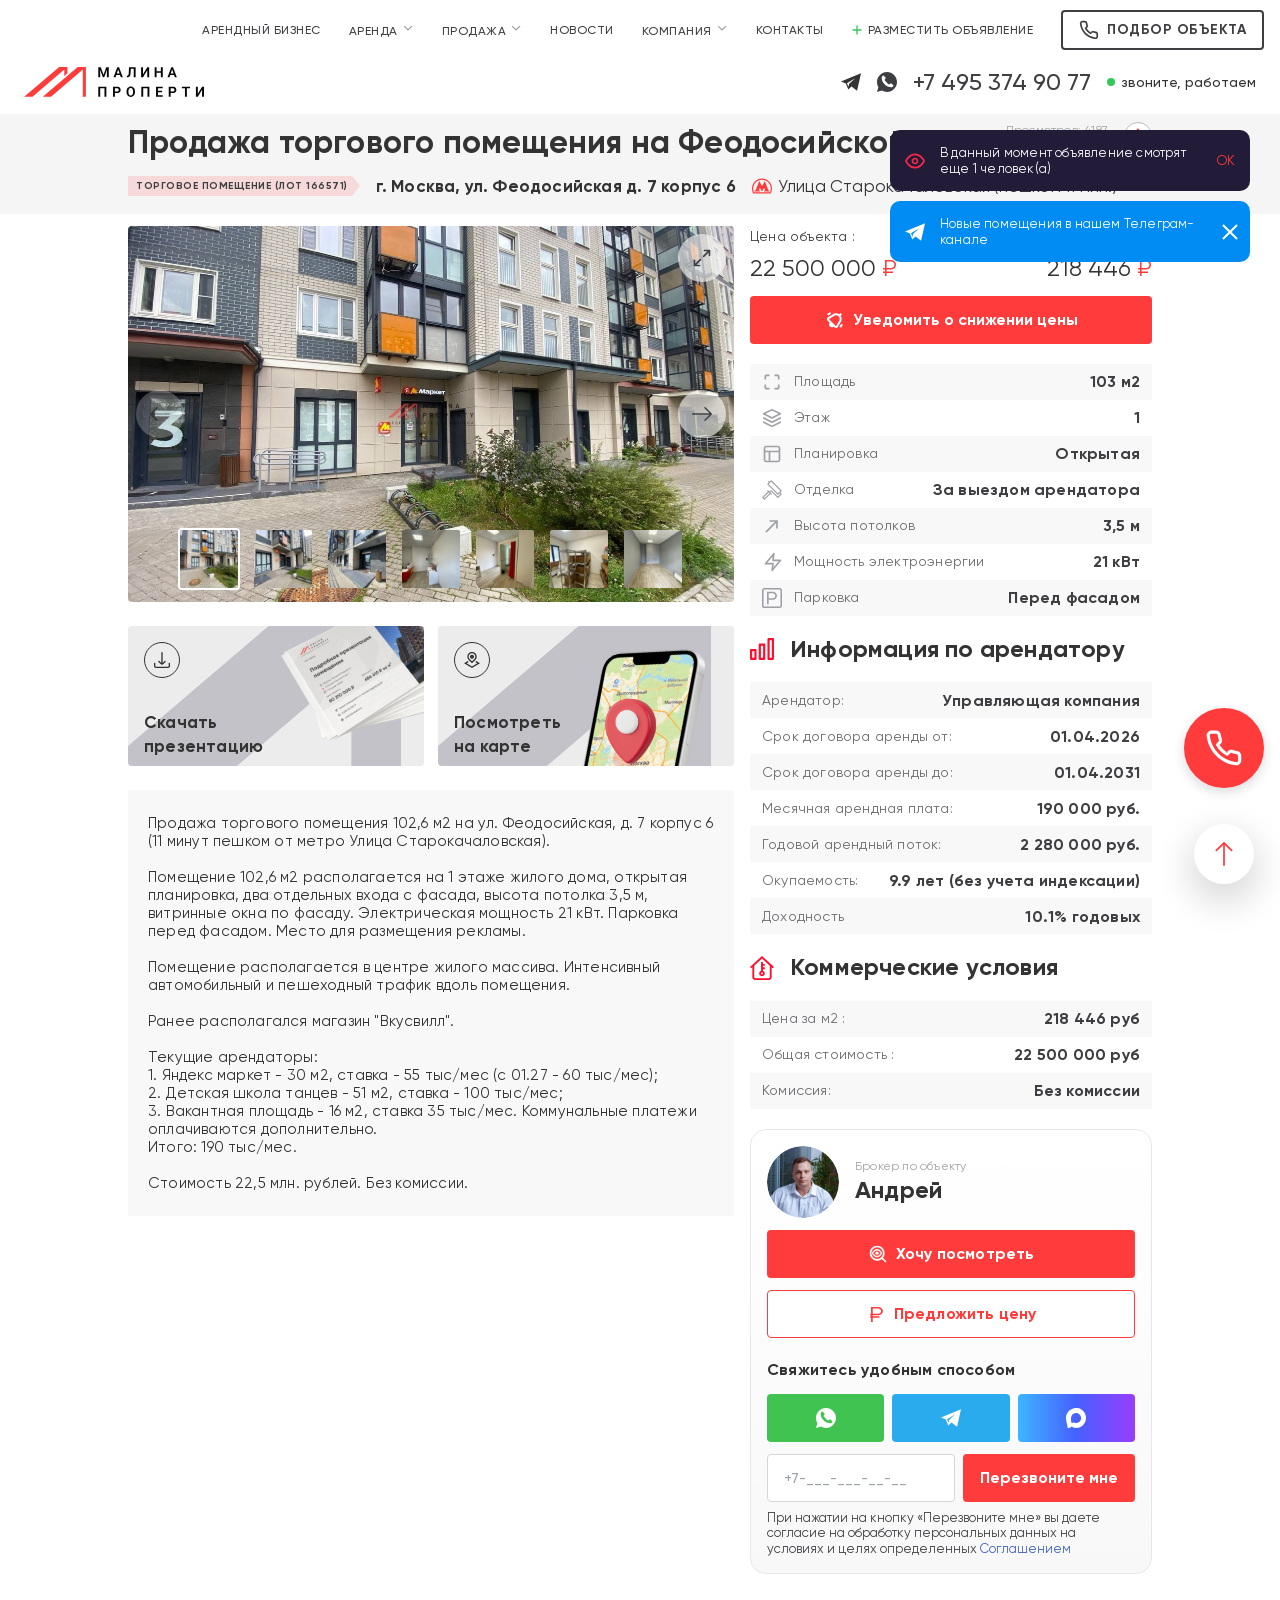
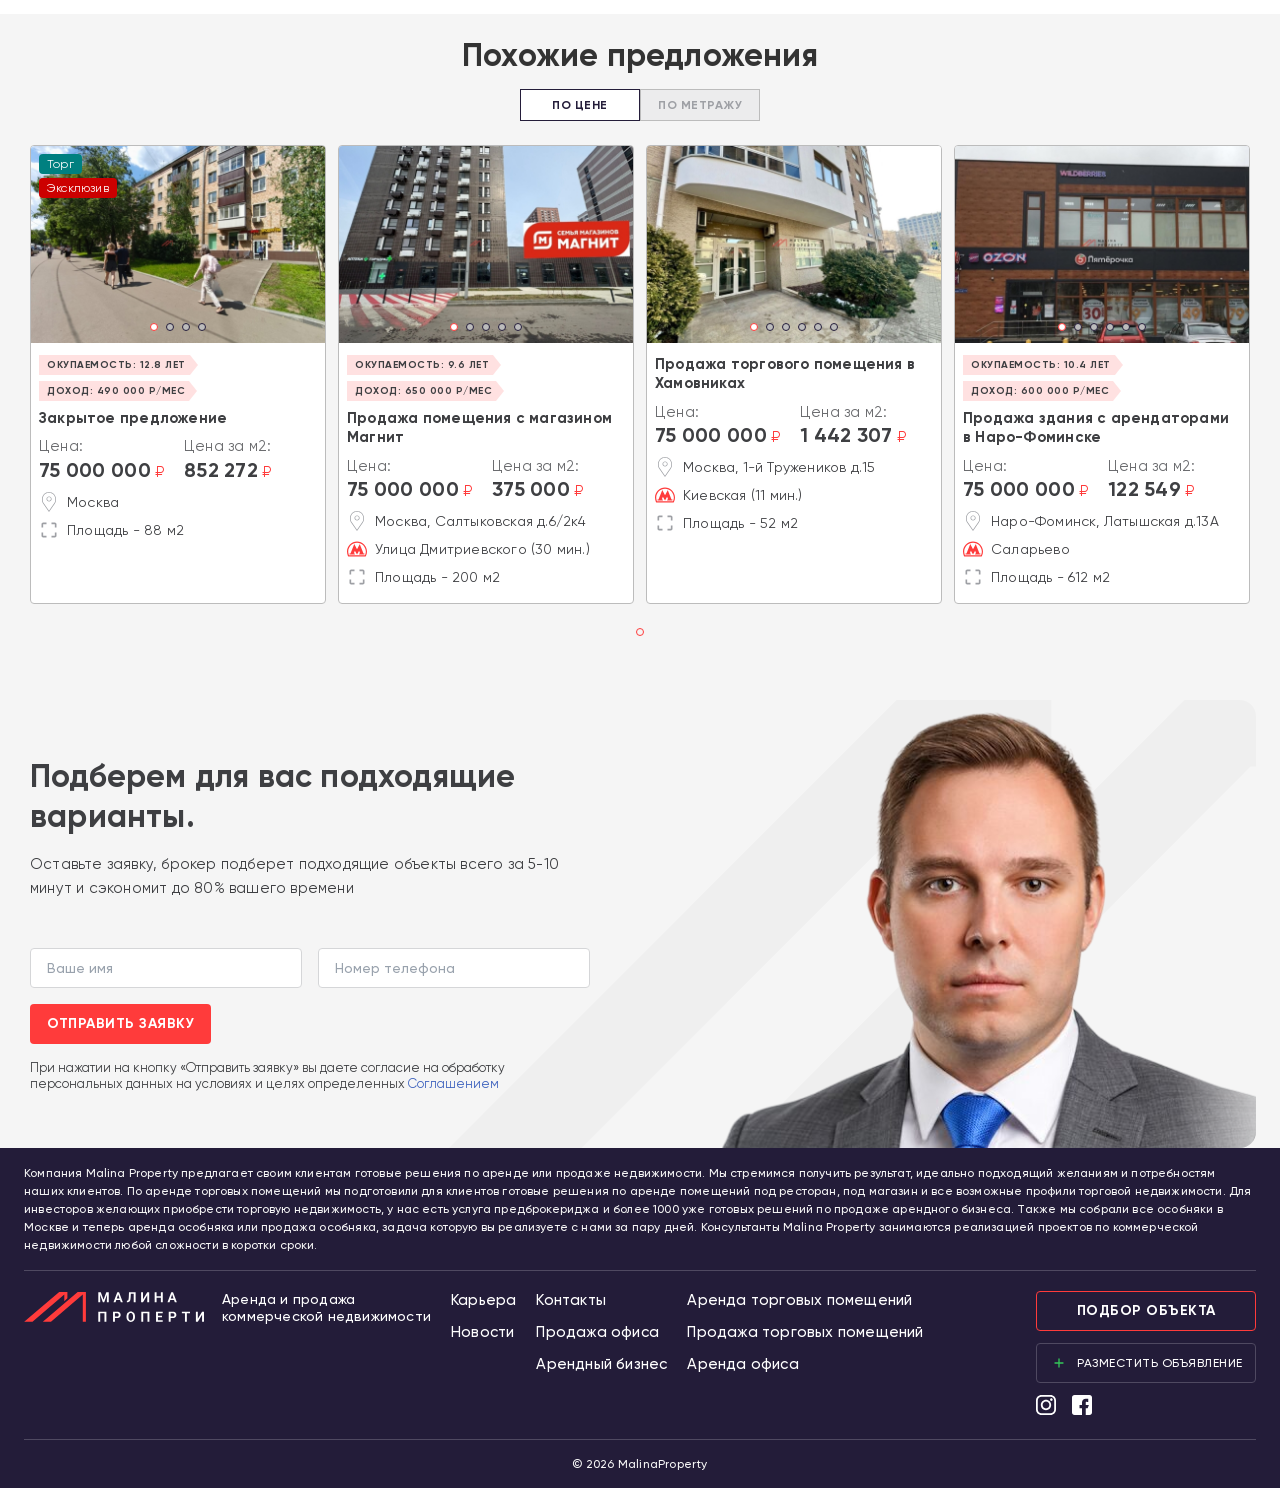
<file: v3/object/index.html>
<!doctype html>
<!--
  Malina Property — каркас страницы.
  ⚠️ *.html в корне website/ СГЕНЕРИРОВАНЫ: этот каркас + pages/<имя>.html + blocks/**/*.html → `node build.mjs`.
  Правьте блоки, страницы и layout.html, не собранные файлы (гейт `node build.mjs --check` поймает ручную правку).
-->
<html lang="ru">
<head>
<meta charset="utf-8" />
<meta http-equiv="Cache-Control" content="no-cache, no-store, must-revalidate" />
<meta name="viewport" content="width=device-width,initial-scale=1" />
<title>Страница объекта — Malina Property</title>
<link rel="preload" href="../fonts/gilroy-medium.woff" as="font" type="font/woff" crossorigin />
<link rel="preload" href="../fonts/gilroy-bold.woff" as="font" type="font/woff" crossorigin />
<link rel="stylesheet" href="../styles.css" />
</head>
<body>
<header id="header">
  <div class="container header-top hide-mobile">
    <a class="nav-item" href="#">Арендный бизнес</a>
    <div class="nav-drop"><a class="nav-item" href="#">Аренда <img src="../img/icons/chevron-down.svg" alt="" /></a><div class="submenu"><a href="#">Торговые помещения</a><a href="#">Офисы</a><a href="#">Особняки</a></div></div>
    <div class="nav-drop"><a class="nav-item" href="#">Продажа <img src="../img/icons/chevron-down.svg" alt="" /></a><div class="submenu"><a href="#">Торговые помещения</a><a href="#">Арендный бизнес</a><a href="#">Офисы</a><a href="#">Особняки</a></div></div>
    <a class="nav-item" href="#">Новости</a>
    <div class="nav-drop"><a class="nav-item" href="#">Компания <img src="../img/icons/chevron-down.svg" alt="" /></a><div class="submenu"><a href="#">Собственникам</a><a href="#">Клиентам</a><a href="#">Вакансии</a></div></div>
    <a class="nav-item" href="#">Контакты</a>
    <a class="nav-item" href="#"><img src="../img/icons/plus.svg" alt="" /> Разместить объявление</a>
    <a class="btn btn--select" href="#" data-modal="m-podbor"><img src="../img/icons/phone.svg" alt="" /><span>Подбор объекта</span></a>
  </div>
  <div class="container header-bottom">
    <button class="menu-btn only-mobile" type="button" aria-label="Меню" aria-controls="mobile-menu" aria-expanded="false"><img src="../img/icons/menu.svg" alt="" /></button>
    <a class="logo" href="../object/" aria-label="Malina Property"><img src="../img/brand/logo-dark.svg" alt="Malina Property" /></a>
    <span class="spacer"></span>
    <a class="messenger hide-mobile" href="#" aria-label="Telegram"><img src="../img/icons/telegram.svg" alt="" /></a>
    <a class="messenger messenger--wa" href="#" aria-label="WhatsApp"><img src="../img/icons/whatsapp.svg" alt="" /></a>
    <a class="phone" href="tel:+74953749077">+7 495 374 90 77</a>
    <p class="status hide-mobile"><img src="../img/icons/status-dot.svg" alt="" /> звоните, работаем</p>
    <a class="call-btn only-mobile" href="#" data-modal="m-podbor" aria-label="Подбор объекта"><img src="../img/icons/phone.svg" alt="" /></a>
  </div>
  <nav id="mobile-menu" class="only-mobile" aria-label="Меню">
    <button class="mm-close js-menu-close" type="button" aria-label="Закрыть меню"><img src="../img/icons/close.svg" alt="" /></button>
    <a href="#">Арендный бизнес</a>
    <a href="#">Аренда</a>
    <div class="mm-sub"><a href="#">Торговые помещения</a><a href="#">Офисы</a><a href="#">Особняки</a></div>
    <a href="#">Продажа</a>
    <div class="mm-sub"><a href="#">Торговые помещения</a><a href="#">Арендный бизнес</a><a href="#">Офисы</a><a href="#">Особняки</a></div>
    <a href="#">Новости</a>
    <a href="#">Компания</a>
    <div class="mm-sub"><a href="#">Собственникам</a><a href="#">Клиентам</a><a href="#">Вакансии</a></div>
    <a href="#">Контакты</a>
    <a href="#">Разместить объявление</a>
    <a class="btn btn--select" href="#" data-modal="m-podbor"><img src="../img/icons/phone.svg" alt="" /><span>Подбор объекта</span></a>
  </nav>
</header>
<main>
<div id="viewers-toast" role="status">
  <img src="../img/icons/eye.svg" alt="" />
  <p>В данный момент объявление смотрят еще 1 человек(а)</p>
  <button type="button" class="js-toast-close">ОК</button>
</div>
<!-- Плашка Telegram-канала — как на сайте: справа под шапкой (под плашкой «смотрят»), на телефоне — внизу; × прячет до перезагрузки (решение 6) -->
<div id="tg-plaque" class="js-tg" hidden>
  <a href="#"><img src="../img/site/telegram.svg" alt="" />Новые помещения в нашем Телеграм-канале</a>
  <button class="js-tg-close" type="button" aria-label="Скрыть"></button>
</div>
<section id="object-title">
  <div class="container">
    <div class="object-wrap">
      <div class="mobile-actions">
        <a class="icon-btn icon-btn--sm" href="#" aria-label="Назад"><img src="../img/icons/chevron-left.svg" alt="" /></a>
        <button class="icon-btn icon-btn--sm js-favorite" type="button" aria-label="В избранное"><img src="../img/icons/favorite.svg" alt="" /></button>
      </div>
      <div class="title-row">
        <h1>Продажа торгового помещения на Феодосийской</h1>
        <p class="views">Просмотров: 4187</p>
        <button class="icon-btn icon-btn--sm js-favorite" type="button" aria-label="В избранное"><img src="../img/icons/favorite.svg" alt="" /></button>
      </div>
      <div class="info-row">
        <span class="tag"><span class="tag__body">Торговое помещение (лот 166571)</span><img class="tag__tail" src="../img/icons/tag-tail.svg" alt="" /></span>
        <p class="address">г. Москва, ул. Феодосийская д. 7 корпус 6</p>
        <p class="metro"><img src="../img/icons/metro.svg" alt="Метро" />Улица Старокачаловская (пешком 11 мин.)</p>
      </div>
    </div>
  </div>
</section>
<section id="object-main">
  <div class="container">
    <div class="object-wrap">
      <div class="col-left">
<div id="gallery" class="js-gallery">
  <!-- Лента фото: первое — в разметке, остальные app.js строит по миниатюрам (data-src). Листается стрелками, миниатюрами, свайпом -->
  <div class="photo js-slider-view">
    <div class="slides js-slides"><img src="../img/selection/obj-1/1.jpg" alt="Торговое помещение на Феодосийской" draggable="false" /></div>
    <span class="badge badge--teal g-torg js-torg" hidden>Торг</span>
    <button class="icon-btn icon-btn--photo g-expand js-gallery-full" type="button" aria-label="Развернуть"><img src="../img/icons/expand.svg" alt="" /></button>
    <button class="icon-btn icon-btn--photo g-prev js-prev" type="button" aria-label="Предыдущее фото"><img src="../img/icons/arrow-left.svg" alt="" /></button>
    <button class="icon-btn icon-btn--photo g-next js-next" type="button" aria-label="Следующее фото"><img src="../img/icons/arrow-right.svg" alt="" /></button>
  </div>
  <div class="thumbs js-thumbs">
    <button class="thumb" type="button" data-src="../img/selection/obj-1/1.jpg" aria-current="true" aria-label="Фото 1"><img src="../img/selection/obj-1/t1.jpg" alt="" /></button>
    <button class="thumb" type="button" data-src="../img/selection/obj-1/2.jpg" aria-label="Фото 2"><img src="../img/selection/obj-1/t2.jpg" alt="" /></button>
    <button class="thumb" type="button" data-src="../img/selection/obj-1/3.jpg" aria-label="Фото 3"><img src="../img/selection/obj-1/t3.jpg" alt="" /></button>
    <button class="thumb" type="button" data-src="../img/selection/obj-1/4.jpg" aria-label="Фото 4"><img src="../img/selection/obj-1/t4.jpg" alt="" /></button>
    <button class="thumb" type="button" data-src="../img/selection/obj-1/5.jpg" aria-label="Фото 5"><img src="../img/selection/obj-1/t5.jpg" alt="" /></button>
    <button class="thumb" type="button" data-src="../img/selection/obj-1/6.jpg" aria-label="Фото 6"><img src="../img/selection/obj-1/t6.jpg" alt="" /></button>
    <button class="thumb" type="button" data-src="../img/selection/obj-1/7.jpg" aria-label="Фото 7"><img src="../img/selection/obj-1/t7.jpg" alt="" /></button>
  </div>
  <!-- Полный экран — как на malinaproperty.ru: подложка, фото по центру, миниатюры под ним, справа панель объекта (заголовок,
       тег, адрес, метро — копия из заголовка страницы), белый крестик. На телефоне — сплошной фон, без панели -->
  <div class="g-full layer js-gallery-layer" role="dialog" aria-modal="true" aria-label="Фото объекта" hidden>
    <div class="g-full__stage layer__box">
      <!-- Рамка фото: лента обрезается по краю (overflow), а крестик висит снаружи угла -->
      <div class="g-full__frame">
      <div class="g-full__photo js-slider-view">
        <div class="slides js-slides"></div>
        <span class="badge badge--teal g-torg js-torg" hidden>Торг</span>
        <button class="icon-btn g-full__arrow g-prev js-prev" type="button" aria-label="Предыдущее фото"><img src="../img/icons/arrow-left.svg" alt="" /></button>
        <button class="icon-btn g-full__arrow g-next js-next" type="button" aria-label="Следующее фото"><img src="../img/icons/arrow-right.svg" alt="" /></button>
      </div>
        <button class="g-full__close js-gallery-close" type="button" aria-label="Закрыть"><img src="../img/icons/close.svg" alt="" /></button>
      </div>
      <div class="g-full__thumbs js-thumbs"></div>
    </div>
    <aside class="g-full__panel">
      <h2 class="js-full-title"></h2>
      <span class="tag"><span class="tag__body js-full-tag"></span><img class="tag__tail" src="../img/icons/tag-tail.svg" alt="" /></span>
      <p class="g-full__address js-full-address"></p>
      <p class="g-full__metro"><img src="../img/icons/metro.svg" alt="Метро" /><span class="js-full-metro"></span></p>
      <a class="btn btn--primary" href="#" data-modal="m-view"><img src="../img/icons/eye-white.svg" alt="" />Хочу посмотреть</a>
      <a class="btn btn--select" href="#" data-modal="m-price"><img src="../img/icons/rub-dark.svg" alt="" />Предложите цену</a>
    </aside>
  </div>
</div>
<div id="banners">
  <a class="banner" href="#" data-modal="m-presentation">
    <img class="b-lines" src="../img/banners/bg-lines.svg" alt="" />
    <span class="b-icon b-icon--ring"><img src="../img/banners/download.svg" alt="" /></span>
    <img class="b-cards" src="../img/banners/business-cards.png" alt="" />
    <span class="b-text">Скачать<br />презентацию</span>
  </a>
  <a class="banner js-map" href="https://yandex.ru/maps/" target="_blank" rel="noopener">
    <img class="b-lines" src="../img/banners/bg-lines.svg" alt="" />
    <img class="b-icon" src="../img/banners/map-pin.svg" alt="" />
    <span class="b-phone-wrap"><img class="b-phone" src="../img/banners/phone-map.png" alt="" /></span>
    <img class="b-pin" src="../img/banners/location.png" alt="" />
    <span class="b-text">Посмотреть<br />на карте</span>
  </a>
</div>
<div id="description">
  <p>Продажа торгового помещения 102,6 м2 на ул. Феодосийская, д. 7 корпус 6 (11 минут пешком от метро Улица Старокачаловская).</p>
  <p>Помещение 102,6 м2 располагается на 1 этаже жилого дома, открытая планировка, два отдельных входа с фасада, высота потолка 3,5 м, витринные окна по фасаду. Электрическая мощность 21 кВт. Парковка перед фасадом. Место для размещения рекламы.</p>
  <p>Помещение располагается в центре жилого массива. Интенсивный автомобильный и пешеходный трафик вдоль помещения.</p>
  <p>Ранее располагался магазин "Вкусвилл".</p>
  <p>Текущие арендаторы:<br />1. Яндекс маркет - 30 м2, ставка - 55 тыс/мес (с 01.27 - 60 тыс/мес);<br />2. Детская школа танцев - 51 м2, ставка - 100 тыс/мес;<br />3. Вакантная площадь - 16 м2, ставка 35 тыс/мес. Коммунальные платежи оплачиваются дополнительно.<br />Итого: 190 тыс/мес.</p>
  <p>Стоимость 22,5 млн. рублей. Без комиссии.</p>
</div>
      </div>
      <div class="col-right">
<div id="price">
  <div class="prices">
    <div><p class="p-label">Цена объекта :</p><p class="p-value">22 500 000 <span class="rub">₽</span></p></div>
    <div><p class="p-label">Цена за м2 :</p><p class="p-value">218 446 <span class="rub">₽</span></p></div>
  </div>
  <!-- «Уведомить о снижении цены» — как на сайте, без окна: нажатие раскрывает поле телефона, кнопка становится «Уведомить меня» -->
  <form class="notify js-notify js-phone-form">
    <button class="btn btn--primary btn--block" type="button" data-open="Уведомить меня"><img src="../img/icons/bell.svg" alt="" /><span>Уведомить о снижении цены</span></button>
    <div class="notify__more">
      <input class="input input--lg js-phone" type="tel" placeholder="Номер телефона" aria-label="Номер телефона" />
      <p class="consent">При нажатии на кнопку «Уведомить меня» вы даете согласие на обработку персональных данных на условиях и целях определенных <a href="#">Соглашением</a></p>
    </div>
  </form>
</div>
<div id="params" class="kv">
  <div class="kv__row"><img src="../img/icons/area.svg" alt="" /><span class="kv__key">Площадь</span><span class="kv__val">103 м2</span></div>
  <div class="kv__row"><img src="../img/icons/floor.svg" alt="" /><span class="kv__key">Этаж</span><span class="kv__val">1</span></div>
  <div class="kv__row"><img src="../img/icons/layout.svg" alt="" /><span class="kv__key">Планировка</span><span class="kv__val">Открытая</span></div>
  <div class="kv__row"><img src="../img/icons/finish.svg" alt="" /><span class="kv__key">Отделка</span><span class="kv__val">За выездом арендатора</span></div>
  <div class="kv__row"><img src="../img/icons/ceiling.svg" alt="" /><span class="kv__key">Высота потолков</span><span class="kv__val">3,5 м</span></div>
  <div class="kv__row"><img src="../img/icons/power.svg" alt="" /><span class="kv__key">Мощность электроэнергии</span><span class="kv__val">21 кВт</span></div>
  <div class="kv__row"><img src="../img/icons/parking.svg" alt="" /><span class="kv__key">Парковка</span><span class="kv__val">Перед фасадом</span></div>
</div>
<div id="tenant">
  <h2 class="sec-title"><img src="../img/icons/chart.svg" alt="" />Информация по арендатору</h2>
  <div class="kv kv--wide-pad">
    <div class="kv__row"><span class="kv__key">Арендатор:</span><span class="kv__val">Управляющая компания</span></div>
    <div class="kv__row"><span class="kv__key">Срок договора аренды от:</span><span class="kv__val">01.04.2026</span></div>
    <div class="kv__row"><span class="kv__key">Срок договора аренды до:</span><span class="kv__val">01.04.2031</span></div>
    <div class="kv__row"><span class="kv__key">Месячная арендная плата:</span><span class="kv__val">190 000 руб.</span></div>
    <div class="kv__row"><span class="kv__key">Годовой арендный поток:</span><span class="kv__val">2 280 000 руб.</span></div>
    <div class="kv__row"><span class="kv__key">Окупаемость:</span><span class="kv__val">9.9 лет (без учета индексации)</span></div>
    <div class="kv__row"><span class="kv__key">Доходность</span><span class="kv__val">10.1% годовых</span></div>
  </div>
</div>
<div id="terms">
  <h2 class="sec-title"><img src="../img/icons/terms.svg" alt="" />Коммерческие условия</h2>
  <div class="kv kv--wide-pad">
    <div class="kv__row"><span class="kv__key">Цена за м2 :</span><span class="kv__val">218 446 руб</span></div>
    <div class="kv__row"><span class="kv__key">Общая стоимость :</span><span class="kv__val">22 500 000 руб</span></div>
    <div class="kv__row"><span class="kv__key">Комиссия:</span><span class="kv__val">Без комиссии</span></div>
  </div>
</div>
<div id="contact">
  <!-- Вся колонка связи — одна светлая карточка (решение 7, D13.4). С менеджером — брокер по объекту; без менеджера — отдел продаж (?manager=no) -->
  <div class="agent if-manager">
    <img class="agent-photo" src="../img/contact/broker-andrey.png" alt="Андрей" />
    <div><p class="agent-role">Брокер по объекту</p><p class="agent-name">Андрей</p></div>
  </div>
  <div class="agent if-no-manager">
    <span class="agent-logo"><img src="../img/brand/mark.svg" alt="" /></span>
    <div><p class="agent-role">Отдел продаж</p><p class="agent-name">Malina Property</p></div>
  </div>
  <div class="actions">
    <a class="btn btn--primary btn--block" href="#" data-modal="m-view"><img src="../img/icons/view.svg" alt="" />Хочу посмотреть</a>
    <a class="btn btn--outline btn--block" href="#" data-modal="m-price"><img src="../img/icons/rub.svg" alt="" />Предложить цену</a>
  </div>
  <div class="connect">
    <h3>Свяжитесь удобным способом</h3>
    <div class="messengers">
      <a class="m-whatsapp" href="#" aria-label="WhatsApp"><img src="../img/icons/whatsapp-white.svg" alt="" /></a>
      <a class="m-telegram" href="#" aria-label="Telegram"><img src="../img/icons/telegram-white.svg" alt="" /></a>
      <a class="m-max" href="#" aria-label="Max"><img src="../img/icons/max-white.svg" alt="" /></a>
    </div>
    <form class="callback js-phone-form">
      <input class="input input--lg js-phone" type="tel" placeholder="+7-___-___-__-__" aria-label="Телефон" />
      <button class="btn btn--primary" type="submit">Перезвоните мне</button>
      <p class="consent">При нажатии на кнопку «Перезвоните мне» вы даете согласие на обработку персональных данных на условиях и целях определенных <a href="#">Соглашением</a></p>
    </form>
  </div>
</div>
      </div>
    </div>
  </div>
</section>
<section id="similar">
  <div class="container">
    <div class="s-head">
      <h2>Похожие предложения</h2>
      <div class="tabs" role="tablist">
        <button type="button" role="tab" aria-selected="true" data-sort="price">По цене</button>
        <button type="button" role="tab" aria-selected="false" data-sort="area">По метражу</button>
      </div>
    </div>
    <!-- Карусель по кругу (как Owl loop: true на сайте): 4 / 3 / 2 / 1 карточки, свайп, точки -->
    <div class="track js-carousel js-slider-view">
      <div class="slides js-slides">
      <a class="card" href="#" data-price="75000000" data-area="88">
        <div class="card__img js-slider-view">
          <div class="slides js-slides"><img src="../img/similar/offer-1.jpg" alt="" loading="lazy" draggable="false" /><img src="../img/site/similar-1/1.jpg" alt="" loading="lazy" draggable="false" /><img src="../img/site/similar-1/2.jpg" alt="" loading="lazy" draggable="false" /><img src="../img/site/similar-1/3.jpg" alt="" loading="lazy" draggable="false" /></div>
          <div class="card__badges"><span class="badge badge--teal">Торг</span><span class="badge badge--red">Эксклюзив</span></div>
          <button class="card__arrow card__prev js-prev" type="button" aria-label="Предыдущее фото"><img src="../img/site/arrow-left.svg" alt="" /></button>
          <button class="card__arrow card__next js-next" type="button" aria-label="Следующее фото"><img src="../img/site/arrow-right.svg" alt="" /></button>
          <div class="card__dots js-card-dots"></div>
        </div>
        <div class="card__body">
          <div class="card__tags"><span class="tag"><span class="tag__body">Окупаемость: 12.8 лет</span><img class="tag__tail" src="../img/icons/tag-tail.svg" alt="" /></span><span class="tag"><span class="tag__body">Доход: 490 000 р/мес</span><img class="tag__tail" src="../img/icons/tag-tail.svg" alt="" /></span></div>
          <p class="card__title">Закрытое предложение</p>
          <div class="card__prices"><div><span class="card__price-label">Цена:</span><span class="card__price"><b>75 000 000</b><span class="rub">₽</span></span></div><div><span class="card__price-label">Цена за м2:</span><span class="card__price"><b>852 272</b><span class="rub">₽</span></span></div></div>
          <div class="card__meta">
            <p class="card__meta-row"><img src="../img/icons/pin.svg" alt="" />Москва</p>
            <p class="card__meta-row"><img src="../img/icons/area.svg" alt="" />Площадь - 88 м2</p>
          </div>
        </div>
      </a>
      <a class="card" href="#" data-price="75000000" data-area="200">
        <div class="card__img js-slider-view">
          <div class="slides js-slides"><img src="../img/similar/offer-2.jpg" alt="" loading="lazy" draggable="false" /><img src="../img/site/similar-2/1.jpg" alt="" loading="lazy" draggable="false" /><img src="../img/site/similar-2/2.jpg" alt="" loading="lazy" draggable="false" /><img src="../img/site/similar-2/3.jpg" alt="" loading="lazy" draggable="false" /><img src="../img/site/similar-2/4.jpg" alt="" loading="lazy" draggable="false" /></div>
          <button class="card__arrow card__prev js-prev" type="button" aria-label="Предыдущее фото"><img src="../img/site/arrow-left.svg" alt="" /></button>
          <button class="card__arrow card__next js-next" type="button" aria-label="Следующее фото"><img src="../img/site/arrow-right.svg" alt="" /></button>
          <div class="card__dots js-card-dots"></div>
        </div>
        <div class="card__body">
          <div class="card__tags"><span class="tag"><span class="tag__body">Окупаемость: 9.6 лет</span><img class="tag__tail" src="../img/icons/tag-tail.svg" alt="" /></span><span class="tag"><span class="tag__body">Доход: 650 000 р/мес</span><img class="tag__tail" src="../img/icons/tag-tail.svg" alt="" /></span></div>
          <p class="card__title">Продажа помещения с магазином Магнит</p>
          <div class="card__prices"><div><span class="card__price-label">Цена:</span><span class="card__price"><b>75 000 000</b><span class="rub">₽</span></span></div><div><span class="card__price-label">Цена за м2:</span><span class="card__price"><b>375 000</b><span class="rub">₽</span></span></div></div>
          <div class="card__meta">
            <p class="card__meta-row"><img src="../img/icons/pin.svg" alt="" />Москва, Салтыковская д.6/2к4</p>
            <p class="card__meta-row"><img src="../img/icons/metro.svg" alt="" />Улица Дмитриевского (30 мин.)</p>
            <p class="card__meta-row"><img src="../img/icons/area.svg" alt="" />Площадь - 200 м2</p>
          </div>
        </div>
      </a>
      <a class="card" href="#" data-price="75000000" data-area="52">
        <div class="card__img js-slider-view">
          <div class="slides js-slides"><img src="../img/similar/offer-3.jpg" alt="" loading="lazy" draggable="false" /><img src="../img/site/similar-3/1.jpg" alt="" loading="lazy" draggable="false" /><img src="../img/site/similar-3/2.jpg" alt="" loading="lazy" draggable="false" /><img src="../img/site/similar-3/3.jpg" alt="" loading="lazy" draggable="false" /><img src="../img/site/similar-3/4.jpg" alt="" loading="lazy" draggable="false" /><img src="../img/site/similar-3/5.jpg" alt="" loading="lazy" draggable="false" /></div>
          <button class="card__arrow card__prev js-prev" type="button" aria-label="Предыдущее фото"><img src="../img/site/arrow-left.svg" alt="" /></button>
          <button class="card__arrow card__next js-next" type="button" aria-label="Следующее фото"><img src="../img/site/arrow-right.svg" alt="" /></button>
          <div class="card__dots js-card-dots"></div>
        </div>
        <div class="card__body">
          <p class="card__title">Продажа торгового помещения в Хамовниках</p>
          <div class="card__prices"><div><span class="card__price-label">Цена:</span><span class="card__price"><b>75 000 000</b><span class="rub">₽</span></span></div><div><span class="card__price-label">Цена за м2:</span><span class="card__price"><b>1 442 307</b><span class="rub">₽</span></span></div></div>
          <div class="card__meta">
            <p class="card__meta-row"><img src="../img/icons/pin.svg" alt="" />Москва, 1-й Тружеников д.15</p>
            <p class="card__meta-row"><img src="../img/icons/metro.svg" alt="" />Киевская (11 мин.)</p>
            <p class="card__meta-row"><img src="../img/icons/area.svg" alt="" />Площадь - 52 м2</p>
          </div>
        </div>
      </a>
      <a class="card" href="#" data-price="75000000" data-area="612">
        <div class="card__img js-slider-view">
          <div class="slides js-slides"><img src="../img/similar/offer-4.jpg" alt="" loading="lazy" draggable="false" /><img src="../img/site/similar-4/1.jpg" alt="" loading="lazy" draggable="false" /><img src="../img/site/similar-4/2.jpg" alt="" loading="lazy" draggable="false" /><img src="../img/site/similar-4/3.jpg" alt="" loading="lazy" draggable="false" /><img src="../img/site/similar-4/4.jpg" alt="" loading="lazy" draggable="false" /><img src="../img/site/similar-4/5.jpg" alt="" loading="lazy" draggable="false" /></div>
          <button class="card__arrow card__prev js-prev" type="button" aria-label="Предыдущее фото"><img src="../img/site/arrow-left.svg" alt="" /></button>
          <button class="card__arrow card__next js-next" type="button" aria-label="Следующее фото"><img src="../img/site/arrow-right.svg" alt="" /></button>
          <div class="card__dots js-card-dots"></div>
        </div>
        <div class="card__body">
          <div class="card__tags"><span class="tag"><span class="tag__body">Окупаемость: 10.4 лет</span><img class="tag__tail" src="../img/icons/tag-tail.svg" alt="" /></span><span class="tag"><span class="tag__body">Доход: 600 000 р/мес</span><img class="tag__tail" src="../img/icons/tag-tail.svg" alt="" /></span></div>
          <p class="card__title">Продажа здания с арендаторами в Наро-Фоминске</p>
          <div class="card__prices"><div><span class="card__price-label">Цена:</span><span class="card__price"><b>75 000 000</b><span class="rub">₽</span></span></div><div><span class="card__price-label">Цена за м2:</span><span class="card__price"><b>122 549</b><span class="rub">₽</span></span></div></div>
          <div class="card__meta">
            <p class="card__meta-row"><img src="../img/icons/pin.svg" alt="" />Наро-Фоминск, Латышская д.13А</p>
            <p class="card__meta-row"><img src="../img/icons/metro.svg" alt="" />Саларьево</p>
            <p class="card__meta-row"><img src="../img/icons/area.svg" alt="" />Площадь - 612 м2</p>
          </div>
        </div>
      </a>
      </div>
    </div>
    <div class="dots js-carousel-dots" aria-label="Страницы"></div>
  </div>
</section>
<!-- Как «Обсудим подборку?» (решение 7, H): серая карточка, знак-полосы, фото брокера без фона; с менеджером — фото брокера без фона, без менеджера — логотип -->
<section id="lead">
  <div class="container">
    <div class="lead-card">
      <div class="decor"><img src="../img/lead/decor.svg" alt="" /></div>
      <div class="photo if-manager"><img src="../img/selection/broker-dmitriy.png" alt="" /></div>
      <img class="logo if-no-manager" src="../img/brand/logo-dark.svg" alt="Малина Проперти" />
      <div class="content">
        <h2>Подберем для вас подходящие варианты.</h2>
        <p class="lead-text">Оставьте заявку, брокер подберет подходящие объекты всего за 5-10 минут и сэкономит до 80% вашего времени</p>
        <form class="js-lead-form">
          <div class="inputs">
            <input class="input js-req" type="text" placeholder="Ваше имя" aria-label="Ваше имя" />
            <input class="input js-phone" type="tel" placeholder="Номер телефона" aria-label="Номер телефона" />
          </div>
          <button class="btn btn--primary btn--sm" type="submit">Отправить заявку</button>
          <p class="consent">При нажатии на кнопку «Отправить заявку» вы даете согласие на обработку персональных данных на условиях и целях определенных <a href="#">Соглашением</a></p>
        </form>
      </div>
    </div>
  </div>
</section>
<div id="fab">
  <!-- Виджет брокера — как на сайте: красный круг; нажатие раскрывает панель «Задайте вопрос» с телефоном, мессенджерами и формой -->
  <div class="broker-widget js-broker-widget">
    <button class="bw-circle js-bw-open" type="button" aria-label="Задать вопрос брокеру"><img src="../img/site/call.svg" alt="" /></button>
    <div class="bw-panel" role="dialog" aria-label="Задайте вопрос">
      <button class="bw-close js-bw-close" type="button" aria-label="Закрыть">×</button>
      <img class="bw-photo" src="../img/site/broker-sergey-200.png" alt="Сергей" />
      <div class="bw-text"><p>Задайте вопрос:</p><b>Сергей</b><span>Брокеру по работе с клиентами</span></div>
      <div class="bw-contacts">
        <b>+ 7 (495) 374 90 77</b>
        <a class="bw-tg" href="#" aria-label="Telegram"><img src="../img/site/telegram.svg" alt="" /></a>
        <a class="bw-wa" href="#" aria-label="WhatsApp"><img src="../img/site/whatsapp.svg" alt="" /></a>
      </div>
      <form class="bw-form js-phone-form">
        <input class="input js-phone" type="tel" placeholder="Номер телефона" aria-label="Номер телефона" />
        <button class="btn btn--primary btn--block bw-submit" type="submit">Перезвоните мне</button>
      </form>
    </div>
  </div>
  <button class="fab-up js-up" type="button" aria-label="Наверх"><img src="../img/icons/arrow-up.svg" alt="" /></button>
</div>
<div id="sticky-actions" class="js-sticky-actions">
  <a class="btn btn--primary btn--block" href="#" data-modal="m-view"><img src="../img/icons/view.svg" alt="" />Хочу посмотреть</a>
  <a class="btn btn--outline btn--block" href="#" data-modal="m-price"><img src="../img/icons/rub.svg" alt="" />Предложить цену</a>
</div>
<!-- Квиз «Ищете помещение на покупку?» — как на malinaproperty.ru: через 70 с справа снизу, при каждой загрузке (решение 6).
     Шаги: ветка → вопросы (клик по варианту — сразу дальше) → телефон → «Спасибо». Вопросы веток — data-* ниже, app.js. -->
<div id="quiz" class="js-quiz" hidden>
  <button class="quiz__close js-quiz-close" type="button" aria-label="Закрыть"></button>
  <div class="quiz__box">
    <div class="quiz__step is-small" data-step="start">
      <p class="quiz__title">Ищете помещение на покупку?</p>
      <div class="quiz__options"><button type="button" data-branch="tenant">С арендатором</button><button type="button" data-branch="empty">Пустое</button></div>
    </div>
    <div class="quiz__step" data-step="question" hidden>
      <p class="quiz__title js-quiz-q"></p>
      <div class="quiz__options js-quiz-options"></div>
    </div>
    <form class="quiz__step quiz__form js-quiz-form" data-step="phone" hidden>
      <p class="quiz__title">Оставьте номер — брокер подберет варианты по этим параметрам</p>
      <div class="quiz__row"><input class="quiz__input js-phone" type="tel" placeholder="+7" aria-label="Телефон" /><button class="quiz__submit" type="submit">Получить подборку</button></div>
      <p class="quiz__consent">Нажимая кнопку, я соглашаюсь на <a href="#">обработку персональных данных</a> для маркетинговых сообщений</p>
    </form>
    <div class="quiz__step" data-step="done" hidden><p class="quiz__title">Спасибо! Наш менеджер свяжется с Вами.</p></div>
  </div>
  <script type="application/json" class="js-quiz-data">
{
 "tenant": [
  ["На что ориентируетесь при выборе помещения", ["Окупаемость", "Расположение", "На арендатора"]],
  ["В каком бюджете рассматриваете покупку?", ["до 30 млн. руб", "30 - 50 млн.руб", "50 - 80 млн.руб", "80 - 100 млн.руб", "от 100 млн.руб"]],
  ["Когда планируете покупку", ["Сразу как найду подходящее", "Через пару месяцев", "Пока изучаю рынок"]]
 ],
 "empty": [
  ["В каком доме рассматриваете покупку помещения?", ["В готовом доме", "В строящемся доме", "Без разницы"]],
  ["Для каких целей планируете покупку", ["Для сдачи в аренду", "Под свой бизнес", "Вложить деньги", "На перепродажу"]],
  ["На что ориентируетесь при выборе помещения", ["Локация", "Трафик", "Востребованность арендаторами"]],
  ["В каком бюджете рассматриваете покупку?", ["до 30 млн. руб", "30 - 50 млн. руб", "50 - 80 млн. руб"]],
  ["Когда планируете покупку", ["Сразу как найду подходящее", "Через пару месяцев", "Пока изучаю рынок"]]
 ]
}
  </script>
</div>
</main>
<footer id="footer">
  <div class="container">
    <p class="footer-about">Компания Malina Property предлагает своим клиентам готовые решения по аренде или продаже недвижимости. Мы стремимся получить результат, идеально подходящий желаниям и потребностям наших клиентов. По аренде торговых помещений мы подготовили для клиентов готовые решения по аренде помещений под ресторан, под магазин и все возможные профили торговой недвижимости. Для инвесторов желающих приобрести торговую недвижимость, у нас есть услуга предброкериджа и более 1000 уже готовых решений по продаже арендного бизнеса. Также мы собрали все особняки в Москве и теперь аренда особняка или продажа особняка, задача которую вы реализуете с нами за пару дней. Консультанты Malina Property занимаются реализацией проектов по коммерческой недвижимости любой сложности в коротки сроки.</p>
    <div class="footer-main">
      <div class="footer-brand">
        <a href="../object/" aria-label="Malina Property"><img src="../img/brand/logo-white.svg" alt="Malina Property" /></a>
        <p>Аренда и продажа<br />коммерческой недвижимости</p>
      </div>
      <nav class="footer-links"><a href="#">Карьера</a><a href="#">Новости</a></nav>
      <nav class="footer-links"><a href="#">Контакты</a><a href="#">Продажа офиса</a><a href="#">Арендный бизнес</a></nav>
      <nav class="footer-links"><a href="#">Аренда торговых помещений</a><a href="#">Продажа торговых помещений</a><a href="#">Аренда офиса</a></nav>
      <span class="spacer"></span>
      <a class="footer-phone" href="tel:+74953749077">+7 495 374 90 77</a>
      <div class="footer-actions">
        <a class="btn btn--sm btn--ghost-dark btn--accent-border" href="#" data-modal="m-podbor">Подбор объекта</a>
        <a class="btn btn--sm btn--ghost-dark btn--plus" href="#"><img src="../img/icons/plus.svg" alt="" />Разместить объявление</a>
        <div class="footer-social">
          <a href="#" aria-label="Instagram"><img src="../img/icons/instagram.svg" alt="" /></a>
          <a href="#" aria-label="Facebook"><img src="../img/icons/facebook.svg" alt="" /></a>
        </div>
      </div>
    </div>
    <p class="footer-copy">© <span class="js-year">2026</span> MalinaProperty</p>
  </div>
</footer>
<!-- Окна сайта (как на malinaproperty.ru, решение 6). Кнопка открывает окно атрибутом data-modal="<id>".
     Окна с карточкой объекта (m-view, m-price) заполняют её из заголовка и цены страницы (app.js).
     После отправки любой формы — окно m-success: текст зависит от времени по Москве. -->
<div id="m-view" class="modal layer" role="dialog" aria-modal="true" aria-labelledby="m-view-title" hidden>
  <div class="modal__box layer__box">
    <button class="modal__close js-modal-close" type="button" aria-label="Закрыть"><img src="../img/icons/close.svg" alt="" /></button>
    <form class="modal__form js-phone-form">
      <div class="modal__head"><h2 id="m-view-title">Посмотреть объект</h2><p>Уточним доступ в помещение и согласуем удобное время</p></div>
      <div class="modal__fields">
        <input class="input js-phone" type="tel" placeholder="Номер телефона" aria-label="Номер телефона" />
        <input class="input js-req" type="text" placeholder="Ваше имя" aria-label="Ваше имя" />
      </div>
      <div class="modal__aside"><div class="obj-card js-obj-card"></div></div>
      <button class="btn btn--primary btn--block modal__submit" type="submit">Согласовать просмотр</button>
      <p class="consent">При нажатии на кнопку «Согласовать просмотр» вы даете согласие на обработку персональных данных на условиях и целях определенных <a href="#">Соглашением</a></p>
    </form>
  </div>
</div>
<div id="m-price" class="modal layer" role="dialog" aria-modal="true" aria-labelledby="m-price-title" hidden>
  <div class="modal__box layer__box">
    <button class="modal__close js-modal-close" type="button" aria-label="Закрыть"><img src="../img/icons/close.svg" alt="" /></button>
    <form class="modal__form js-phone-form">
      <div class="modal__head"><h2 id="m-price-title">Какую цену готовы предложить?</h2><p>Обсудим возможность сделки по вашей цене и вернемся с ответом</p></div>
      <div class="modal__fields">
        <input class="input js-req" type="text" placeholder="Ваше имя" aria-label="Ваше имя" />
        <input class="input js-phone" type="tel" placeholder="Номер телефона" aria-label="Номер телефона" />
        <input class="input js-req" type="text" inputmode="numeric" placeholder="Введите желаемую цену" aria-label="Желаемая цена" />
      </div>
      <div class="modal__aside"><div class="obj-card js-obj-card"></div></div>
      <button class="btn btn--primary btn--block modal__submit" type="submit">Отправить предложение</button>
      <p class="consent">При нажатии на кнопку «Отправить предложение» вы даете согласие на обработку персональных данных на условиях и целях определенных <a href="#">Соглашением</a></p>
    </form>
  </div>
</div>
<div id="m-presentation" class="modal layer" role="dialog" aria-modal="true" aria-labelledby="m-presentation-title" hidden>
  <div class="modal__box layer__box">
    <button class="modal__close js-modal-close" type="button" aria-label="Закрыть"><img src="../img/icons/close.svg" alt="" /></button>
    <form class="modal__form js-phone-form">
      <div class="modal__head"><h2 id="m-presentation-title">Получить презентацию объекта</h2><p>Все основные параметры объекта, фотографии, планировка и коммерческие условия — в одном PDF</p></div>
      <div class="modal__fields">
        <input class="input js-phone" type="tel" placeholder="Номер телефона" aria-label="Номер телефона" />
        <input class="input js-req" type="text" placeholder="Ваше имя" aria-label="Ваше имя" />
      </div>
      <div class="modal__aside modal__pdf"><img src="../img/site/presentation.png" alt="" /><p>PDF 3 MB<br />Актуально на <span class="js-today"></span></p></div>
      <button class="btn btn--primary btn--block modal__submit" type="submit">Получить презентацию</button>
      <p class="consent">При нажатии на кнопку «Получить презентацию» вы даете согласие на обработку персональных данных на условиях и целях определенных <a href="#">Соглашением</a></p>
    </form>
  </div>
</div>
<div id="m-podbor" class="modal layer" role="dialog" aria-modal="true" aria-labelledby="m-podbor-title" hidden>
  <div class="modal__box layer__box">
    <button class="modal__close js-modal-close" type="button" aria-label="Закрыть"><img src="../img/icons/close.svg" alt="" /></button>
    <form class="modal__form js-phone-form">
      <div class="modal__head"><h2 id="m-podbor-title">Подберем 5–10 объектов под ваш запрос</h2><p>Из 2500+ актуальных предложений отберем варианты под ваши цели и бюджет.</p></div>
      <div class="modal__fields">
        <input class="input js-phone" type="tel" placeholder="Номер телефона" aria-label="Номер телефона" />
        <input class="input js-req" type="text" placeholder="Ваше имя" aria-label="Ваше имя" />
        <textarea class="input input--area" placeholder="Расскажите подробнее об объекте, который ищете" aria-label="Что ищете"></textarea>
      </div>
      <div class="modal__aside modal__broker">
        <img class="mb-photo" src="../img/site/broker-sergey-200.png" alt="Сергей" />
        <p class="mb-name"><b>Сергей</b><span>Брокер по работе с клиентами</span></p>
        <ul class="mb-list">
          <li><span><img src="../img/site/list-clock.svg" alt="" /></span><p>Первые варианты — в течение <br /><b>10–15</b> минут.</p></li>
          <li><span><img src="../img/site/list-star.svg" alt="" /></span><p>Подбор и сопровождение покупки — без комиссии.</p></li>
          <li><span><img src="../img/site/list-zoom.svg" alt="" /></span><p><b>Учтет</b> коммерческие и технические <b>критерии поиска</b> объекта</p></li>
        </ul>
      </div>
      <button class="btn btn--primary btn--block modal__submit" type="submit">Получить подборку</button>
      <p class="consent">При нажатии на кнопку «Получить подборку» вы даете согласие на обработку персональных данных на условиях и целях определенных <a href="#">Соглашением</a></p>
    </form>
  </div>
</div>
<div id="m-success" class="modal modal--success layer" role="dialog" aria-modal="true" aria-labelledby="m-success-title" hidden>
  <div class="modal__box layer__box">
    <button class="modal__close js-modal-close" type="button" aria-label="Закрыть"><img src="../img/icons/close.svg" alt="" /></button>
    <span class="success-icon"><img src="../img/site/success.svg" alt="" /></span>
    <h2 id="m-success-title">Ваша заявка принята!</h2>
    <p>Мы приняли заявку и <span class="js-success-text">свяжемся с вами в ближайшее время</span></p>
  </div>
</div>
<script src="../app.js"></script>
</body>
</html>
</file>
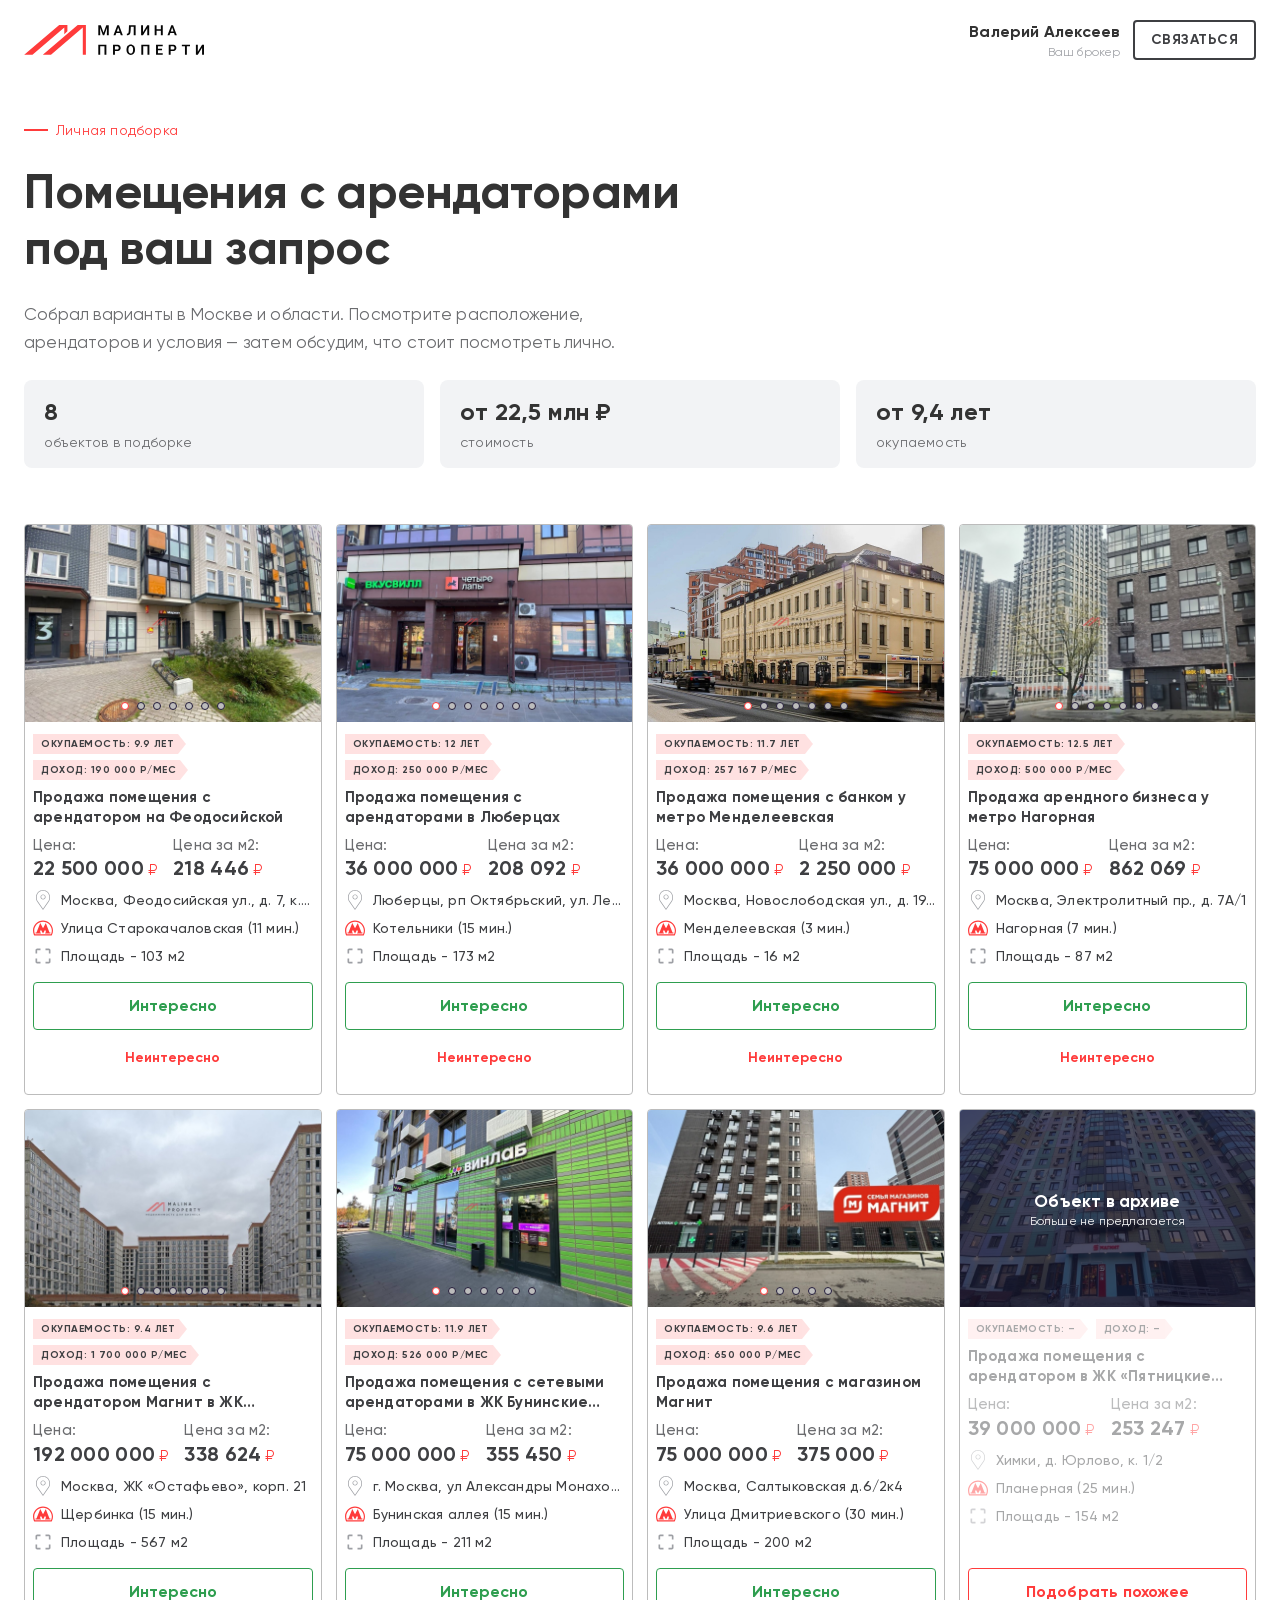
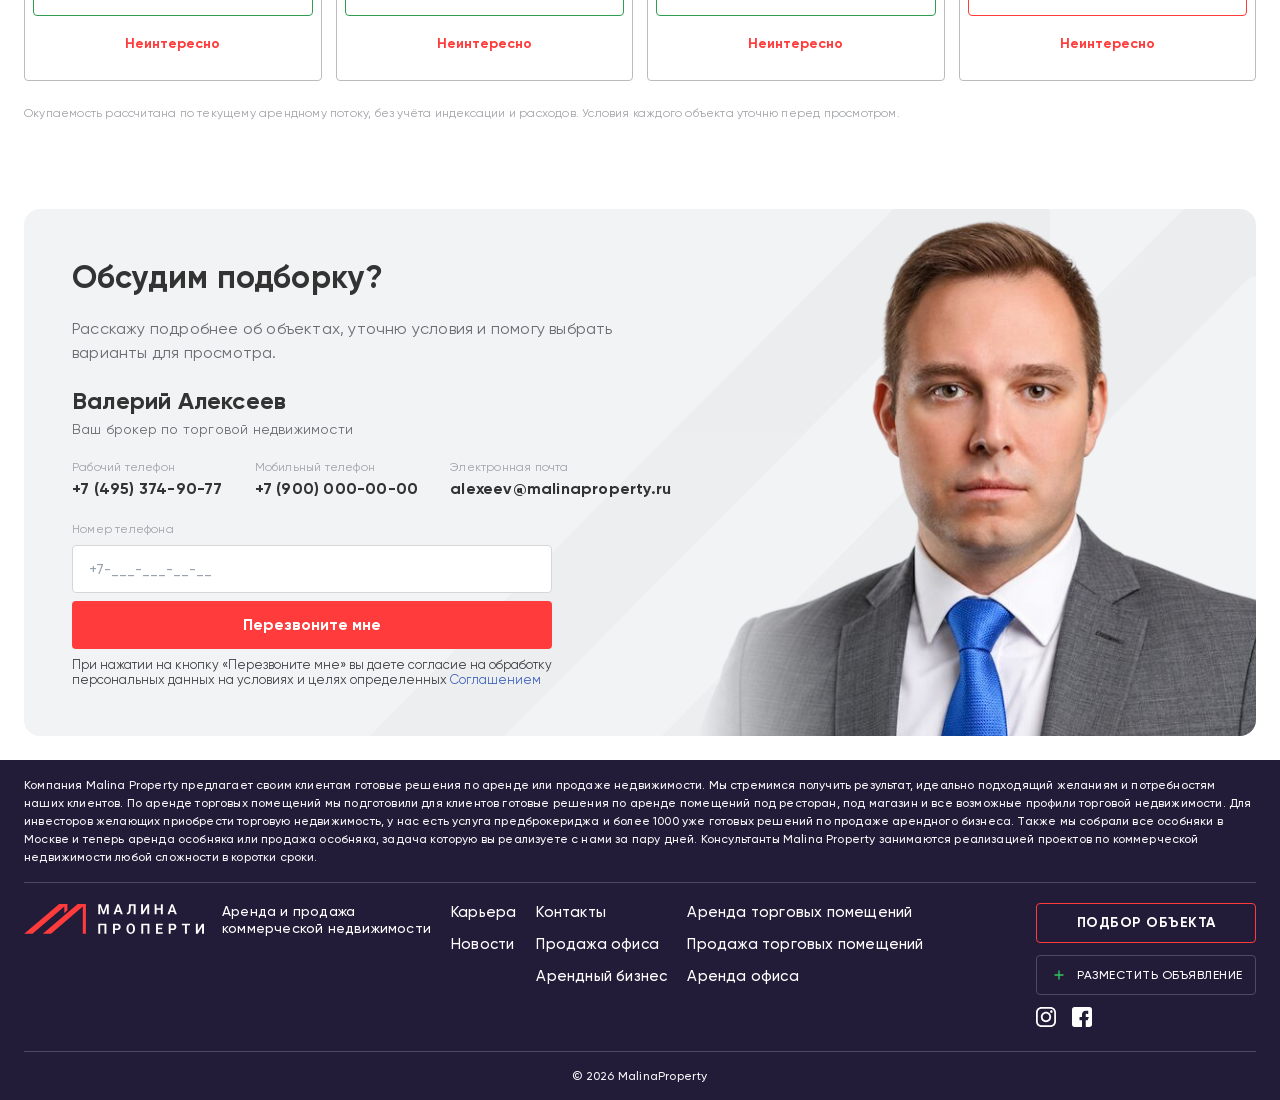
<file: v3/selection/index.html>
<!doctype html>
<!--
  Malina Property — каркас страницы.
  ⚠️ *.html в корне website/ СГЕНЕРИРОВАНЫ: этот каркас + pages/<имя>.html + blocks/**/*.html → `node build.mjs`.
  Правьте блоки, страницы и layout.html, не собранные файлы (гейт `node build.mjs --check` поймает ручную правку).
-->
<html lang="ru">
<head>
<meta charset="utf-8" />
<meta http-equiv="Cache-Control" content="no-cache, no-store, must-revalidate" />
<meta name="viewport" content="width=device-width,initial-scale=1" />
<title>Подборка для вас — Malina Property</title>
<link rel="preload" href="../fonts/gilroy-medium.woff" as="font" type="font/woff" crossorigin />
<link rel="preload" href="../fonts/gilroy-bold.woff" as="font" type="font/woff" crossorigin />
<link rel="stylesheet" href="../styles.css" />
</head>
<body>
<main>
<header id="sel-header">
  <div class="container">
    <a class="logo" href="../selection/" aria-label="Malina Property"><img src="../img/brand/logo-dark.svg" alt="Malina Property" /></a>
    <span class="spacer"></span>
    <div class="broker hide-mobile"><p class="broker-name">Валерий Алексеев</p><p class="broker-role">Ваш брокер</p></div>
    <a class="btn btn--select" href="#sel-broker">Связаться</a>
  </div>
</header>
<section id="sel-intro">
  <div class="container">
    <p class="eyebrow">Личная подборка</p>
    <h1>Помещения с арендаторами<br /> под ваш запрос</h1>
    <p class="lead">Собрал варианты в Москве и области. Посмотрите расположение, арендаторов и условия — затем обсудим, что стоит посмотреть лично.</p>
    <div class="stats">
      <div class="stat"><b><span class="hide-mobile">8</span><span class="only-mobile">6</span></b><span>объектов в подборке</span></div>
      <div class="stat"><b>от 22,5 млн ₽</b><span>стоимость</span></div>
      <div class="stat"><b>от 9,4 лет</b><span>окупаемость</span></div>
    </div>
  </div>
</section>
<!-- Карточка подборки = .card каталога (blocks/object/similar.html) + кнопки; ряд — одной высоты.
     «Интересно» / «Неинтересно» — выбор по объекту (нажатая — aria-pressed). Клик по карточке — окно объекта. -->
<section id="sel-cards">
  <div class="container">
    <div class="grid">
      <article class="card sel-card js-sel-open" data-obj="1" tabindex="0">
        <div class="card__img js-slider-view">
          <div class="slides js-slides"><img src="../img/selection/obj-1/1.jpg" alt="" loading="lazy" draggable="false" /><img src="../img/selection/obj-1/2.jpg" alt="" loading="lazy" draggable="false" /><img src="../img/selection/obj-1/3.jpg" alt="" loading="lazy" draggable="false" /><img src="../img/selection/obj-1/4.jpg" alt="" loading="lazy" draggable="false" /><img src="../img/selection/obj-1/5.jpg" alt="" loading="lazy" draggable="false" /><img src="../img/selection/obj-1/6.jpg" alt="" loading="lazy" draggable="false" /><img src="../img/selection/obj-1/7.jpg" alt="" loading="lazy" draggable="false" /></div>
          <button class="card__arrow card__prev js-prev" type="button" aria-label="Предыдущее фото"><img src="../img/site/arrow-left.svg" alt="" /></button>
          <button class="card__arrow card__next js-next" type="button" aria-label="Следующее фото"><img src="../img/site/arrow-right.svg" alt="" /></button>
          <div class="card__dots js-card-dots"></div>
        </div>
        <div class="card__body">
          <div class="card__tags"><span class="tag"><span class="tag__body">Окупаемость: 9.9 лет</span><img class="tag__tail" src="../img/icons/tag-tail.svg" alt="" /></span><span class="tag"><span class="tag__body">Доход: 190 000 р/мес</span><img class="tag__tail" src="../img/icons/tag-tail.svg" alt="" /></span></div>
          <p class="card__title">Продажа помещения с арендатором на Феодосийской</p>
          <div class="card__prices"><div><span class="card__price-label">Цена:</span><span class="card__price"><b>22 500 000</b><span class="rub">₽</span></span></div><div><span class="card__price-label">Цена за м2:</span><span class="card__price"><b>218 446</b><span class="rub">₽</span></span></div></div>
          <div class="card__meta">
            <p class="card__meta-row"><img src="../img/icons/pin.svg" alt="" /><span>Москва, Феодосийская ул., д. 7, к. 6</span></p>
            <p class="card__meta-row"><img src="../img/icons/metro.svg" alt="" /><span>Улица Старокачаловская (11 мин.)</span></p>
            <p class="card__meta-row"><img src="../img/icons/area.svg" alt="" /><span>Площадь - 103 м2</span></p>
          </div>
          <div class="sel-card__actions">
            <button class="btn btn--outline btn--yes btn--block js-choice" type="button" aria-pressed="false">Интересно</button>
            <button class="btn btn--quiet btn--no btn--block js-choice" type="button" aria-pressed="false">Неинтересно</button>
          </div>
        </div>
      </article>
      <article class="card sel-card js-sel-open" data-obj="2" tabindex="0">
        <div class="card__img js-slider-view">
          <div class="slides js-slides"><img src="../img/selection/obj-2/1.jpg" alt="" loading="lazy" draggable="false" /><img src="../img/selection/obj-2/2.jpg" alt="" loading="lazy" draggable="false" /><img src="../img/selection/obj-2/3.jpg" alt="" loading="lazy" draggable="false" /><img src="../img/selection/obj-2/4.jpg" alt="" loading="lazy" draggable="false" /><img src="../img/selection/obj-2/5.jpg" alt="" loading="lazy" draggable="false" /><img src="../img/selection/obj-2/6.jpg" alt="" loading="lazy" draggable="false" /><img src="../img/selection/obj-2/7.jpg" alt="" loading="lazy" draggable="false" /></div>
          <button class="card__arrow card__prev js-prev" type="button" aria-label="Предыдущее фото"><img src="../img/site/arrow-left.svg" alt="" /></button>
          <button class="card__arrow card__next js-next" type="button" aria-label="Следующее фото"><img src="../img/site/arrow-right.svg" alt="" /></button>
          <div class="card__dots js-card-dots"></div>
        </div>
        <div class="card__body">
          <div class="card__tags"><span class="tag"><span class="tag__body">Окупаемость: 12 лет</span><img class="tag__tail" src="../img/icons/tag-tail.svg" alt="" /></span><span class="tag"><span class="tag__body">Доход: 250 000 р/мес</span><img class="tag__tail" src="../img/icons/tag-tail.svg" alt="" /></span></div>
          <p class="card__title">Продажа помещения с арендаторами в Люберцах</p>
          <div class="card__prices"><div><span class="card__price-label">Цена:</span><span class="card__price"><b>36 000 000</b><span class="rub">₽</span></span></div><div><span class="card__price-label">Цена за м2:</span><span class="card__price"><b>208 092</b><span class="rub">₽</span></span></div></div>
          <div class="card__meta">
            <p class="card__meta-row"><img src="../img/icons/pin.svg" alt="" /><span>Люберцы, рп Октябрьский, ул. Ленина, д. 25</span></p>
            <p class="card__meta-row"><img src="../img/icons/metro.svg" alt="" /><span>Котельники (15 мин.)</span></p>
            <p class="card__meta-row"><img src="../img/icons/area.svg" alt="" /><span>Площадь - 173 м2</span></p>
          </div>
          <div class="sel-card__actions">
            <button class="btn btn--outline btn--yes btn--block js-choice" type="button" aria-pressed="false">Интересно</button>
            <button class="btn btn--quiet btn--no btn--block js-choice" type="button" aria-pressed="false">Неинтересно</button>
          </div>
        </div>
      </article>
      <article class="card sel-card js-sel-open" data-obj="3" tabindex="0">
        <div class="card__img js-slider-view">
          <div class="slides js-slides"><img src="../img/selection/obj-3/1.jpg" alt="" loading="lazy" draggable="false" /><img src="../img/selection/obj-3/2.jpg" alt="" loading="lazy" draggable="false" /><img src="../img/selection/obj-3/3.jpg" alt="" loading="lazy" draggable="false" /><img src="../img/selection/obj-3/4.jpg" alt="" loading="lazy" draggable="false" /><img src="../img/selection/obj-3/5.jpg" alt="" loading="lazy" draggable="false" /><img src="../img/selection/obj-3/6.jpg" alt="" loading="lazy" draggable="false" /><img src="../img/selection/obj-3/7.jpg" alt="" loading="lazy" draggable="false" /></div>
          <button class="card__arrow card__prev js-prev" type="button" aria-label="Предыдущее фото"><img src="../img/site/arrow-left.svg" alt="" /></button>
          <button class="card__arrow card__next js-next" type="button" aria-label="Следующее фото"><img src="../img/site/arrow-right.svg" alt="" /></button>
          <div class="card__dots js-card-dots"></div>
        </div>
        <div class="card__body">
          <div class="card__tags"><span class="tag"><span class="tag__body">Окупаемость: 11.7 лет</span><img class="tag__tail" src="../img/icons/tag-tail.svg" alt="" /></span><span class="tag"><span class="tag__body">Доход: 257 167 р/мес</span><img class="tag__tail" src="../img/icons/tag-tail.svg" alt="" /></span></div>
          <p class="card__title">Продажа помещения с банком у метро Менделеевская</p>
          <div class="card__prices"><div><span class="card__price-label">Цена:</span><span class="card__price"><b>36 000 000</b><span class="rub">₽</span></span></div><div><span class="card__price-label">Цена за м2:</span><span class="card__price"><b>2 250 000</b><span class="rub">₽</span></span></div></div>
          <div class="card__meta">
            <p class="card__meta-row"><img src="../img/icons/pin.svg" alt="" /><span>Москва, Новослободская ул., д. 19, стр. 1</span></p>
            <p class="card__meta-row"><img src="../img/icons/metro.svg" alt="" /><span>Менделеевская (3 мин.)</span></p>
            <p class="card__meta-row"><img src="../img/icons/area.svg" alt="" /><span>Площадь - 16 м2</span></p>
          </div>
          <div class="sel-card__actions">
            <button class="btn btn--outline btn--yes btn--block js-choice" type="button" aria-pressed="false">Интересно</button>
            <button class="btn btn--quiet btn--no btn--block js-choice" type="button" aria-pressed="false">Неинтересно</button>
          </div>
        </div>
      </article>
      <article class="card sel-card js-sel-open" data-obj="4" tabindex="0">
        <div class="card__img js-slider-view">
          <div class="slides js-slides"><img src="../img/selection/obj-4/1.jpg" alt="" loading="lazy" draggable="false" /><img src="../img/selection/obj-4/2.jpg" alt="" loading="lazy" draggable="false" /><img src="../img/selection/obj-4/3.jpg" alt="" loading="lazy" draggable="false" /><img src="../img/selection/obj-4/4.jpg" alt="" loading="lazy" draggable="false" /><img src="../img/selection/obj-4/5.jpg" alt="" loading="lazy" draggable="false" /><img src="../img/selection/obj-4/6.jpg" alt="" loading="lazy" draggable="false" /><img src="../img/selection/obj-4/7.jpg" alt="" loading="lazy" draggable="false" /></div>
          <button class="card__arrow card__prev js-prev" type="button" aria-label="Предыдущее фото"><img src="../img/site/arrow-left.svg" alt="" /></button>
          <button class="card__arrow card__next js-next" type="button" aria-label="Следующее фото"><img src="../img/site/arrow-right.svg" alt="" /></button>
          <div class="card__dots js-card-dots"></div>
        </div>
        <div class="card__body">
          <div class="card__tags"><span class="tag"><span class="tag__body">Окупаемость: 12.5 лет</span><img class="tag__tail" src="../img/icons/tag-tail.svg" alt="" /></span><span class="tag"><span class="tag__body">Доход: 500 000 р/мес</span><img class="tag__tail" src="../img/icons/tag-tail.svg" alt="" /></span></div>
          <p class="card__title">Продажа арендного бизнеса у метро Нагорная</p>
          <div class="card__prices"><div><span class="card__price-label">Цена:</span><span class="card__price"><b>75 000 000</b><span class="rub">₽</span></span></div><div><span class="card__price-label">Цена за м2:</span><span class="card__price"><b>862 069</b><span class="rub">₽</span></span></div></div>
          <div class="card__meta">
            <p class="card__meta-row"><img src="../img/icons/pin.svg" alt="" /><span>Москва, Электролитный пр., д. 7А/1</span></p>
            <p class="card__meta-row"><img src="../img/icons/metro.svg" alt="" /><span>Нагорная (7 мин.)</span></p>
            <p class="card__meta-row"><img src="../img/icons/area.svg" alt="" /><span>Площадь - 87 м2</span></p>
          </div>
          <div class="sel-card__actions">
            <button class="btn btn--outline btn--yes btn--block js-choice" type="button" aria-pressed="false">Интересно</button>
            <button class="btn btn--quiet btn--no btn--block js-choice" type="button" aria-pressed="false">Неинтересно</button>
          </div>
        </div>
      </article>
      <article class="card sel-card js-sel-open" data-obj="5" tabindex="0">
        <div class="card__img js-slider-view">
          <div class="slides js-slides"><img src="../img/selection/obj-5/1.jpg" alt="" loading="lazy" draggable="false" /><img src="../img/selection/obj-5/2.jpg" alt="" loading="lazy" draggable="false" /><img src="../img/selection/obj-5/3.jpg" alt="" loading="lazy" draggable="false" /><img src="../img/selection/obj-5/4.jpg" alt="" loading="lazy" draggable="false" /><img src="../img/selection/obj-5/5.jpg" alt="" loading="lazy" draggable="false" /><img src="../img/selection/obj-5/6.jpg" alt="" loading="lazy" draggable="false" /><img src="../img/selection/obj-5/7.jpg" alt="" loading="lazy" draggable="false" /></div>
          <button class="card__arrow card__prev js-prev" type="button" aria-label="Предыдущее фото"><img src="../img/site/arrow-left.svg" alt="" /></button>
          <button class="card__arrow card__next js-next" type="button" aria-label="Следующее фото"><img src="../img/site/arrow-right.svg" alt="" /></button>
          <div class="card__dots js-card-dots"></div>
        </div>
        <div class="card__body">
          <div class="card__tags"><span class="tag"><span class="tag__body">Окупаемость: 9.4 лет</span><img class="tag__tail" src="../img/icons/tag-tail.svg" alt="" /></span><span class="tag"><span class="tag__body">Доход: 1 700 000 р/мес</span><img class="tag__tail" src="../img/icons/tag-tail.svg" alt="" /></span></div>
          <p class="card__title">Продажа помещения с арендатором Магнит в ЖК «Остафьево»</p>
          <div class="card__prices"><div><span class="card__price-label">Цена:</span><span class="card__price"><b>192 000 000</b><span class="rub">₽</span></span></div><div><span class="card__price-label">Цена за м2:</span><span class="card__price"><b>338 624</b><span class="rub">₽</span></span></div></div>
          <div class="card__meta">
            <p class="card__meta-row"><img src="../img/icons/pin.svg" alt="" /><span>Москва, ЖК «Остафьево», корп. 21</span></p>
            <p class="card__meta-row"><img src="../img/icons/metro.svg" alt="" /><span>Щербинка (15 мин.)</span></p>
            <p class="card__meta-row"><img src="../img/icons/area.svg" alt="" /><span>Площадь - 567 м2</span></p>
          </div>
          <div class="sel-card__actions">
            <button class="btn btn--outline btn--yes btn--block js-choice" type="button" aria-pressed="false">Интересно</button>
            <button class="btn btn--quiet btn--no btn--block js-choice" type="button" aria-pressed="false">Неинтересно</button>
          </div>
        </div>
      </article>
      <!-- 7 и 8 — как в Figma 1440; на телефоне в макете 6 карточек, эти две скрыты. Данных для окна объекта у них нет — окно не открывают -->
      <article class="card sel-card hide-mobile">
        <div class="card__img js-slider-view">
          <div class="slides js-slides"><img src="../img/object/photo-1.jpg" alt="" loading="lazy" draggable="false" /><img src="../img/object/thumb-2.jpg" alt="" loading="lazy" draggable="false" /><img src="../img/object/thumb-3.jpg" alt="" loading="lazy" draggable="false" /><img src="../img/object/thumb-4.jpg" alt="" loading="lazy" draggable="false" /><img src="../img/object/thumb-5.jpg" alt="" loading="lazy" draggable="false" /><img src="../img/object/thumb-6.jpg" alt="" loading="lazy" draggable="false" /><img src="../img/object/thumb-7.jpg" alt="" loading="lazy" draggable="false" /></div>
          <button class="card__arrow card__prev js-prev" type="button" aria-label="Предыдущее фото"><img src="../img/site/arrow-left.svg" alt="" /></button>
          <button class="card__arrow card__next js-next" type="button" aria-label="Следующее фото"><img src="../img/site/arrow-right.svg" alt="" /></button>
          <div class="card__dots js-card-dots"></div>
        </div>
        <div class="card__body">
          <div class="card__tags"><span class="tag"><span class="tag__body">Окупаемость: 11.9 лет</span><img class="tag__tail" src="../img/icons/tag-tail.svg" alt="" /></span><span class="tag"><span class="tag__body">Доход: 526 000 р/мес</span><img class="tag__tail" src="../img/icons/tag-tail.svg" alt="" /></span></div>
          <p class="card__title">Продажа помещения с сетевыми арендаторами в ЖК Бунинские Луга</p>
          <div class="card__prices"><div><span class="card__price-label">Цена:</span><span class="card__price"><b>75 000 000</b><span class="rub">₽</span></span></div><div><span class="card__price-label">Цена за м2:</span><span class="card__price"><b>355 450</b><span class="rub">₽</span></span></div></div>
          <div class="card__meta">
            <p class="card__meta-row"><img src="../img/icons/pin.svg" alt="" /><span>г. Москва, ул Александры Монаховой, д. 98к1</span></p>
            <p class="card__meta-row"><img src="../img/icons/metro.svg" alt="" /><span>Бунинская аллея (15 мин.)</span></p>
            <p class="card__meta-row"><img src="../img/icons/area.svg" alt="" /><span>Площадь - 211 м2</span></p>
          </div>
          <div class="sel-card__actions">
            <button class="btn btn--outline btn--yes btn--block js-choice" type="button" aria-pressed="false">Интересно</button>
            <button class="btn btn--quiet btn--no btn--block js-choice" type="button" aria-pressed="false">Неинтересно</button>
          </div>
        </div>
      </article>
      <article class="card sel-card hide-mobile">
        <div class="card__img js-slider-view">
          <div class="slides js-slides"><img src="../img/similar/offer-2.jpg" alt="" loading="lazy" draggable="false" /><img src="../img/site/similar-2/1.jpg" alt="" loading="lazy" draggable="false" /><img src="../img/site/similar-2/2.jpg" alt="" loading="lazy" draggable="false" /><img src="../img/site/similar-2/3.jpg" alt="" loading="lazy" draggable="false" /><img src="../img/site/similar-2/4.jpg" alt="" loading="lazy" draggable="false" /></div>
          <button class="card__arrow card__prev js-prev" type="button" aria-label="Предыдущее фото"><img src="../img/site/arrow-left.svg" alt="" /></button>
          <button class="card__arrow card__next js-next" type="button" aria-label="Следующее фото"><img src="../img/site/arrow-right.svg" alt="" /></button>
          <div class="card__dots js-card-dots"></div>
        </div>
        <div class="card__body">
          <div class="card__tags"><span class="tag"><span class="tag__body">Окупаемость: 9.6 лет</span><img class="tag__tail" src="../img/icons/tag-tail.svg" alt="" /></span><span class="tag"><span class="tag__body">Доход: 650 000 р/мес</span><img class="tag__tail" src="../img/icons/tag-tail.svg" alt="" /></span></div>
          <p class="card__title">Продажа помещения с магазином Магнит</p>
          <div class="card__prices"><div><span class="card__price-label">Цена:</span><span class="card__price"><b>75 000 000</b><span class="rub">₽</span></span></div><div><span class="card__price-label">Цена за м2:</span><span class="card__price"><b>375 000</b><span class="rub">₽</span></span></div></div>
          <div class="card__meta">
            <p class="card__meta-row"><img src="../img/icons/pin.svg" alt="" /><span>Москва, Салтыковская д.6/2к4</span></p>
            <p class="card__meta-row"><img src="../img/icons/metro.svg" alt="" /><span>Улица Дмитриевского (30 мин.)</span></p>
            <p class="card__meta-row"><img src="../img/icons/area.svg" alt="" /><span>Площадь - 200 м2</span></p>
          </div>
          <div class="sel-card__actions">
            <button class="btn btn--outline btn--yes btn--block js-choice" type="button" aria-pressed="false">Интересно</button>
            <button class="btn btn--quiet btn--no btn--block js-choice" type="button" aria-pressed="false">Неинтересно</button>
          </div>
        </div>
      </article>
      <!-- Объект в архиве: окно не открывает -->
      <article class="card sel-card sel-card--archive">
        <div class="card__img">
          <img src="../img/selection/card-6.jpg" alt="" loading="lazy" />
          <div class="archive"><b>Объект в архиве</b><span>Больше не предлагается</span></div>
        </div>
        <div class="card__body">
          <div class="card__tags"><span class="tag"><span class="tag__body">Окупаемость: –</span><img class="tag__tail" src="../img/icons/tag-tail.svg" alt="" /></span><span class="tag"><span class="tag__body">Доход: –</span><img class="tag__tail" src="../img/icons/tag-tail.svg" alt="" /></span></div>
          <p class="card__title">Продажа помещения с арендатором в ЖК «Пятницкие луга»</p>
          <div class="card__prices"><div><span class="card__price-label">Цена:</span><span class="card__price"><b>39 000 000</b><span class="rub">₽</span></span></div><div><span class="card__price-label">Цена за м2:</span><span class="card__price"><b>253 247</b><span class="rub">₽</span></span></div></div>
          <div class="card__meta">
            <p class="card__meta-row"><img src="../img/icons/pin.svg" alt="" /><span>Химки, д. Юрлово, к. 1/2</span></p>
            <p class="card__meta-row"><img src="../img/icons/metro.svg" alt="" /><span>Планерная (25 мин.)</span></p>
            <p class="card__meta-row"><img src="../img/icons/area.svg" alt="" /><span>Площадь - 154 м2</span></p>
          </div>
          <div class="sel-card__actions">
            <a class="btn btn--outline btn--block" href="#sel-broker">Подобрать похожее</a>
            <button class="btn btn--quiet btn--no btn--block js-choice" type="button" aria-pressed="false">Неинтересно</button>
          </div>
        </div>
      </article>
    </div>
    <p class="note">Окупаемость рассчитана по текущему арендному потоку, без учёта индексации и расходов. Условия каждого объекта уточню перед просмотром.</p>
  </div>
</section>
<section id="sel-broker">
  <div class="container">
    <div class="broker-card">
      <div class="decor" aria-hidden="true"><img class="decor-1" src="../img/selection/decor-1.svg" alt="" /><img class="decor-2" src="../img/selection/decor-2.svg" alt="" /><img class="decor-m" src="../img/selection/decor-m.svg" alt="" /></div>
      <div class="content">
        <h2>Обсудим подборку?</h2>
        <p class="lead">Расскажу подробнее об объектах, уточню условия и помогу выбрать варианты для просмотра.</p>
        <div class="name"><p>Валерий Алексеев</p><span>Ваш брокер по торговой недвижимости</span></div>
        <div class="contacts">
          <div><span>Рабочий телефон</span><a href="tel:+74953749077">+7 (495) 374-90-77</a></div>
          <div><span>Мобильный телефон</span><a href="tel:+79000000000">+7 (900) 000-00-00</a></div>
          <div><span>Электронная почта</span><a href="mailto:alexeev@malinaproperty.ru">alexeev@malinaproperty.ru</a></div>
        </div>
        <form class="callback js-phone-form">
          <label for="sel-phone">Номер телефона</label>
          <input id="sel-phone" class="input input--lg js-phone" type="tel" placeholder="+7-___-___-__-__" />
          <button class="btn btn--primary btn--block" type="submit">Перезвоните мне</button>
          <p class="consent">При нажатии на кнопку «Перезвоните мне» вы даете согласие на обработку персональных данных на условиях и целях определенных <a href="#">Соглашением</a></p>
        </form>
      </div>
      <div class="photo"><img src="../img/selection/broker-dmitriy.png" alt="Валерий Алексеев" /></div>
    </div>
  </div>
</section>
<footer id="footer">
  <div class="container">
    <p class="footer-about">Компания Malina Property предлагает своим клиентам готовые решения по аренде или продаже недвижимости. Мы стремимся получить результат, идеально подходящий желаниям и потребностям наших клиентов. По аренде торговых помещений мы подготовили для клиентов готовые решения по аренде помещений под ресторан, под магазин и все возможные профили торговой недвижимости. Для инвесторов желающих приобрести торговую недвижимость, у нас есть услуга предброкериджа и более 1000 уже готовых решений по продаже арендного бизнеса. Также мы собрали все особняки в Москве и теперь аренда особняка или продажа особняка, задача которую вы реализуете с нами за пару дней. Консультанты Malina Property занимаются реализацией проектов по коммерческой недвижимости любой сложности в коротки сроки.</p>
    <div class="footer-main">
      <div class="footer-brand">
        <a href="../object/" aria-label="Malina Property"><img src="../img/brand/logo-white.svg" alt="Malina Property" /></a>
        <p>Аренда и продажа<br />коммерческой недвижимости</p>
      </div>
      <nav class="footer-links"><a href="#">Карьера</a><a href="#">Новости</a></nav>
      <nav class="footer-links"><a href="#">Контакты</a><a href="#">Продажа офиса</a><a href="#">Арендный бизнес</a></nav>
      <nav class="footer-links"><a href="#">Аренда торговых помещений</a><a href="#">Продажа торговых помещений</a><a href="#">Аренда офиса</a></nav>
      <span class="spacer"></span>
      <a class="footer-phone" href="tel:+74953749077">+7 495 374 90 77</a>
      <div class="footer-actions">
        <a class="btn btn--sm btn--ghost-dark btn--accent-border" href="#" data-modal="m-podbor">Подбор объекта</a>
        <a class="btn btn--sm btn--ghost-dark btn--plus" href="#"><img src="../img/icons/plus.svg" alt="" />Разместить объявление</a>
        <div class="footer-social">
          <a href="#" aria-label="Instagram"><img src="../img/icons/instagram.svg" alt="" /></a>
          <a href="#" aria-label="Facebook"><img src="../img/icons/facebook.svg" alt="" /></a>
        </div>
      </div>
    </div>
    <p class="footer-copy">© <span class="js-year">2026</span> MalinaProperty</p>
  </div>
</footer>
<!-- Окно «Открытый объект»: клик по карточке подборки. Внутри — блоки страницы объекта; на телефоне — лист снизу -->
<div id="sel-modal" class="layer js-sel-modal" hidden>
  <div class="container">
    <div class="sheet layer__box" role="dialog" aria-modal="true" aria-label="Объект">
      <span class="handle" aria-hidden="true"></span>
      <!-- Крестик прилипает к верху при прокрутке окна (sticky-обёртка высотой 0) -->
      <div class="close-wrap"><button class="close js-sel-close" type="button" aria-label="Закрыть"><img src="../img/icons/close.svg" alt="" /></button></div>
<section id="object-title">
  <div class="container">
    <div class="object-wrap">
      <div class="mobile-actions">
        <a class="icon-btn icon-btn--sm" href="#" aria-label="Назад"><img src="../img/icons/chevron-left.svg" alt="" /></a>
        <button class="icon-btn icon-btn--sm js-favorite" type="button" aria-label="В избранное"><img src="../img/icons/favorite.svg" alt="" /></button>
      </div>
      <div class="title-row">
        <h1>Продажа торгового помещения на Феодосийской</h1>
        <p class="views">Просмотров: 4187</p>
        <button class="icon-btn icon-btn--sm js-favorite" type="button" aria-label="В избранное"><img src="../img/icons/favorite.svg" alt="" /></button>
      </div>
      <div class="info-row">
        <span class="tag"><span class="tag__body">Торговое помещение (лот 166571)</span><img class="tag__tail" src="../img/icons/tag-tail.svg" alt="" /></span>
        <p class="address">г. Москва, ул. Феодосийская д. 7 корпус 6</p>
        <p class="metro"><img src="../img/icons/metro.svg" alt="Метро" />Улица Старокачаловская (пешком 11 мин.)</p>
      </div>
    </div>
  </div>
</section>
<section id="object-main">
  <div class="container">
    <div class="object-wrap">
      <div class="col-left">
<div id="gallery" class="js-gallery">
  <!-- Лента фото: первое — в разметке, остальные app.js строит по миниатюрам (data-src). Листается стрелками, миниатюрами, свайпом -->
  <div class="photo js-slider-view">
    <div class="slides js-slides"><img src="../img/selection/obj-1/1.jpg" alt="Торговое помещение на Феодосийской" draggable="false" /></div>
    <span class="badge badge--teal g-torg js-torg" hidden>Торг</span>
    <button class="icon-btn icon-btn--photo g-expand js-gallery-full" type="button" aria-label="Развернуть"><img src="../img/icons/expand.svg" alt="" /></button>
    <button class="icon-btn icon-btn--photo g-prev js-prev" type="button" aria-label="Предыдущее фото"><img src="../img/icons/arrow-left.svg" alt="" /></button>
    <button class="icon-btn icon-btn--photo g-next js-next" type="button" aria-label="Следующее фото"><img src="../img/icons/arrow-right.svg" alt="" /></button>
  </div>
  <div class="thumbs js-thumbs">
    <button class="thumb" type="button" data-src="../img/selection/obj-1/1.jpg" aria-current="true" aria-label="Фото 1"><img src="../img/selection/obj-1/t1.jpg" alt="" /></button>
    <button class="thumb" type="button" data-src="../img/selection/obj-1/2.jpg" aria-label="Фото 2"><img src="../img/selection/obj-1/t2.jpg" alt="" /></button>
    <button class="thumb" type="button" data-src="../img/selection/obj-1/3.jpg" aria-label="Фото 3"><img src="../img/selection/obj-1/t3.jpg" alt="" /></button>
    <button class="thumb" type="button" data-src="../img/selection/obj-1/4.jpg" aria-label="Фото 4"><img src="../img/selection/obj-1/t4.jpg" alt="" /></button>
    <button class="thumb" type="button" data-src="../img/selection/obj-1/5.jpg" aria-label="Фото 5"><img src="../img/selection/obj-1/t5.jpg" alt="" /></button>
    <button class="thumb" type="button" data-src="../img/selection/obj-1/6.jpg" aria-label="Фото 6"><img src="../img/selection/obj-1/t6.jpg" alt="" /></button>
    <button class="thumb" type="button" data-src="../img/selection/obj-1/7.jpg" aria-label="Фото 7"><img src="../img/selection/obj-1/t7.jpg" alt="" /></button>
  </div>
  <!-- Полный экран — как на malinaproperty.ru: подложка, фото по центру, миниатюры под ним, справа панель объекта (заголовок,
       тег, адрес, метро — копия из заголовка страницы), белый крестик. На телефоне — сплошной фон, без панели -->
  <div class="g-full layer js-gallery-layer" role="dialog" aria-modal="true" aria-label="Фото объекта" hidden>
    <div class="g-full__stage layer__box">
      <!-- Рамка фото: лента обрезается по краю (overflow), а крестик висит снаружи угла -->
      <div class="g-full__frame">
      <div class="g-full__photo js-slider-view">
        <div class="slides js-slides"></div>
        <span class="badge badge--teal g-torg js-torg" hidden>Торг</span>
        <button class="icon-btn g-full__arrow g-prev js-prev" type="button" aria-label="Предыдущее фото"><img src="../img/icons/arrow-left.svg" alt="" /></button>
        <button class="icon-btn g-full__arrow g-next js-next" type="button" aria-label="Следующее фото"><img src="../img/icons/arrow-right.svg" alt="" /></button>
      </div>
        <button class="g-full__close js-gallery-close" type="button" aria-label="Закрыть"><img src="../img/icons/close.svg" alt="" /></button>
      </div>
      <div class="g-full__thumbs js-thumbs"></div>
    </div>
    <aside class="g-full__panel">
      <h2 class="js-full-title"></h2>
      <span class="tag"><span class="tag__body js-full-tag"></span><img class="tag__tail" src="../img/icons/tag-tail.svg" alt="" /></span>
      <p class="g-full__address js-full-address"></p>
      <p class="g-full__metro"><img src="../img/icons/metro.svg" alt="Метро" /><span class="js-full-metro"></span></p>
      <a class="btn btn--primary" href="#" data-modal="m-view"><img src="../img/icons/eye-white.svg" alt="" />Хочу посмотреть</a>
      <a class="btn btn--select" href="#" data-modal="m-price"><img src="../img/icons/rub-dark.svg" alt="" />Предложите цену</a>
    </aside>
  </div>
</div>
<div id="banners">
  <a class="banner" href="#" data-modal="m-presentation">
    <img class="b-lines" src="../img/banners/bg-lines.svg" alt="" />
    <span class="b-icon b-icon--ring"><img src="../img/banners/download.svg" alt="" /></span>
    <img class="b-cards" src="../img/banners/business-cards.png" alt="" />
    <span class="b-text">Скачать<br />презентацию</span>
  </a>
  <a class="banner js-map" href="https://yandex.ru/maps/" target="_blank" rel="noopener">
    <img class="b-lines" src="../img/banners/bg-lines.svg" alt="" />
    <img class="b-icon" src="../img/banners/map-pin.svg" alt="" />
    <span class="b-phone-wrap"><img class="b-phone" src="../img/banners/phone-map.png" alt="" /></span>
    <img class="b-pin" src="../img/banners/location.png" alt="" />
    <span class="b-text">Посмотреть<br />на карте</span>
  </a>
</div>
<div id="description">
  <p>Продажа торгового помещения 102,6 м2 на ул. Феодосийская, д. 7 корпус 6 (11 минут пешком от метро Улица Старокачаловская).</p>
  <p>Помещение 102,6 м2 располагается на 1 этаже жилого дома, открытая планировка, два отдельных входа с фасада, высота потолка 3,5 м, витринные окна по фасаду. Электрическая мощность 21 кВт. Парковка перед фасадом. Место для размещения рекламы.</p>
  <p>Помещение располагается в центре жилого массива. Интенсивный автомобильный и пешеходный трафик вдоль помещения.</p>
  <p>Ранее располагался магазин "Вкусвилл".</p>
  <p>Текущие арендаторы:<br />1. Яндекс маркет - 30 м2, ставка - 55 тыс/мес (с 01.27 - 60 тыс/мес);<br />2. Детская школа танцев - 51 м2, ставка - 100 тыс/мес;<br />3. Вакантная площадь - 16 м2, ставка 35 тыс/мес. Коммунальные платежи оплачиваются дополнительно.<br />Итого: 190 тыс/мес.</p>
  <p>Стоимость 22,5 млн. рублей. Без комиссии.</p>
</div>
      </div>
      <div class="col-right">
<div id="price">
  <div class="prices">
    <div><p class="p-label">Цена объекта :</p><p class="p-value">22 500 000 <span class="rub">₽</span></p></div>
    <div><p class="p-label">Цена за м2 :</p><p class="p-value">218 446 <span class="rub">₽</span></p></div>
  </div>
  <!-- «Уведомить о снижении цены» — как на сайте, без окна: нажатие раскрывает поле телефона, кнопка становится «Уведомить меня» -->
  <form class="notify js-notify js-phone-form">
    <button class="btn btn--primary btn--block" type="button" data-open="Уведомить меня"><img src="../img/icons/bell.svg" alt="" /><span>Уведомить о снижении цены</span></button>
    <div class="notify__more">
      <input class="input input--lg js-phone" type="tel" placeholder="Номер телефона" aria-label="Номер телефона" />
      <p class="consent">При нажатии на кнопку «Уведомить меня» вы даете согласие на обработку персональных данных на условиях и целях определенных <a href="#">Соглашением</a></p>
    </div>
  </form>
</div>
<div id="params" class="kv">
  <div class="kv__row"><img src="../img/icons/area.svg" alt="" /><span class="kv__key">Площадь</span><span class="kv__val">103 м2</span></div>
  <div class="kv__row"><img src="../img/icons/floor.svg" alt="" /><span class="kv__key">Этаж</span><span class="kv__val">1</span></div>
  <div class="kv__row"><img src="../img/icons/layout.svg" alt="" /><span class="kv__key">Планировка</span><span class="kv__val">Открытая</span></div>
  <div class="kv__row"><img src="../img/icons/finish.svg" alt="" /><span class="kv__key">Отделка</span><span class="kv__val">За выездом арендатора</span></div>
  <div class="kv__row"><img src="../img/icons/ceiling.svg" alt="" /><span class="kv__key">Высота потолков</span><span class="kv__val">3,5 м</span></div>
  <div class="kv__row"><img src="../img/icons/power.svg" alt="" /><span class="kv__key">Мощность электроэнергии</span><span class="kv__val">21 кВт</span></div>
  <div class="kv__row"><img src="../img/icons/parking.svg" alt="" /><span class="kv__key">Парковка</span><span class="kv__val">Перед фасадом</span></div>
</div>
<div id="tenant">
  <h2 class="sec-title"><img src="../img/icons/chart.svg" alt="" />Информация по арендатору</h2>
  <div class="kv kv--wide-pad">
    <div class="kv__row"><span class="kv__key">Арендатор:</span><span class="kv__val">Управляющая компания</span></div>
    <div class="kv__row"><span class="kv__key">Срок договора аренды от:</span><span class="kv__val">01.04.2026</span></div>
    <div class="kv__row"><span class="kv__key">Срок договора аренды до:</span><span class="kv__val">01.04.2031</span></div>
    <div class="kv__row"><span class="kv__key">Месячная арендная плата:</span><span class="kv__val">190 000 руб.</span></div>
    <div class="kv__row"><span class="kv__key">Годовой арендный поток:</span><span class="kv__val">2 280 000 руб.</span></div>
    <div class="kv__row"><span class="kv__key">Окупаемость:</span><span class="kv__val">9.9 лет (без учета индексации)</span></div>
    <div class="kv__row"><span class="kv__key">Доходность</span><span class="kv__val">10.1% годовых</span></div>
  </div>
</div>
<div id="terms">
  <h2 class="sec-title"><img src="../img/icons/terms.svg" alt="" />Коммерческие условия</h2>
  <div class="kv kv--wide-pad">
    <div class="kv__row"><span class="kv__key">Цена за м2 :</span><span class="kv__val">218 446 руб</span></div>
    <div class="kv__row"><span class="kv__key">Общая стоимость :</span><span class="kv__val">22 500 000 руб</span></div>
    <div class="kv__row"><span class="kv__key">Комиссия:</span><span class="kv__val">Без комиссии</span></div>
  </div>
</div>
<div id="contact">
  <!-- Вся колонка связи — одна светлая карточка (решение 7, D13.4). С менеджером — брокер по объекту; без менеджера — отдел продаж (?manager=no) -->
  <div class="agent if-manager">
    <img class="agent-photo" src="../img/contact/broker-andrey.png" alt="Андрей" />
    <div><p class="agent-role">Брокер по объекту</p><p class="agent-name">Андрей</p></div>
  </div>
  <div class="agent if-no-manager">
    <span class="agent-logo"><img src="../img/brand/mark.svg" alt="" /></span>
    <div><p class="agent-role">Отдел продаж</p><p class="agent-name">Malina Property</p></div>
  </div>
  <div class="actions">
    <a class="btn btn--primary btn--block" href="#" data-modal="m-view"><img src="../img/icons/view.svg" alt="" />Хочу посмотреть</a>
    <a class="btn btn--outline btn--block" href="#" data-modal="m-price"><img src="../img/icons/rub.svg" alt="" />Предложить цену</a>
  </div>
  <div class="connect">
    <h3>Свяжитесь удобным способом</h3>
    <div class="messengers">
      <a class="m-whatsapp" href="#" aria-label="WhatsApp"><img src="../img/icons/whatsapp-white.svg" alt="" /></a>
      <a class="m-telegram" href="#" aria-label="Telegram"><img src="../img/icons/telegram-white.svg" alt="" /></a>
      <a class="m-max" href="#" aria-label="Max"><img src="../img/icons/max-white.svg" alt="" /></a>
    </div>
    <form class="callback js-phone-form">
      <input class="input input--lg js-phone" type="tel" placeholder="+7-___-___-__-__" aria-label="Телефон" />
      <button class="btn btn--primary" type="submit">Перезвоните мне</button>
      <p class="consent">При нажатии на кнопку «Перезвоните мне» вы даете согласие на обработку персональных данных на условиях и целях определенных <a href="#">Соглашением</a></p>
    </form>
  </div>
</div>
      </div>
    </div>
  </div>
</section>
    </div>
  </div>
</div>
<!-- Объекты подборки для окна «Открытый объект» — реальные лоты malinaproperty.ru (url в поле url). Карточка → data-obj="n".
     Фото — img/selection/obj-<n>/: 1…N.jpg (1200 px) и t1…tN.jpg (миниатюры). -->
<script type="application/json" id="sel-objects">
[
 {
  "n": 1,
  "title": "Продажа торгового помещения на Феодосийской",
  "type": "Торговое помещение (лот 166571)",
  "address": "г. Москва, ул. Феодосийская , д. 7 корпус 6",
  "metro": "Улица Старокачаловская (пешком 11 мин.)",
  "views": 4145,
  "price": "22 500 000",
  "price_m2": "218 446",
  "params": [
   [
    "Площадь",
    "103 м2"
   ],
   [
    "Этаж",
    "1"
   ],
   [
    "Планировка",
    "Открытая"
   ],
   [
    "Отделка",
    "За выездом арендатора"
   ],
   [
    "Высота потолков",
    "3,5 м"
   ],
   [
    "Мощность электроэнергии",
    "21 кВт"
   ],
   [
    "Парковка",
    "Перед фасадом"
   ]
  ],
  "tenant": [
   [
    "Арендатор",
    "Управляющая компания"
   ],
   [
    "Срок договора аренды от",
    "01.04.2026"
   ],
   [
    "Срок договора аренды до",
    "01.04.2031"
   ],
   [
    "Месячная арендная плата",
    "190 000 руб."
   ],
   [
    "Годовой арендный поток",
    "2 280 000 руб."
   ],
   [
    "Окупаемость",
    "9.9 лет (без учета индексации)"
   ],
   [
    "Доходность",
    "10.1% годовых"
   ]
  ],
  "terms": [
   [
    "Цена за м2",
    "218 446 руб"
   ],
   [
    "Общая стоимость",
    "22 500 000 руб"
   ],
   [
    "Комиссия",
    "Без комиссии"
   ]
  ],
  "description": [
   "Продажа торгового помещения 102,6 м2 на ул. Феодосийская, д. 7 корпус 6 (11 минут пешком от метро Улица Старокачаловская).",
   "Помещение 102,6 м2 располагается на 1 этаже жилого дома, открытая планировка, два отдельных входа с фасада, высота потолка 3,5 м, витринные окна по фасаду. Электрическая мощность 21 кВт. Парковка перед фасадом. Место для размещения рекламы.",
   "Помещение располагается в центре жилого массива. Интенсивный автомобильный и пешеходный трафик вдоль помещения.",
   "Ранее располагался магазин \"Вкусвилл\".",
   "Текущие арендаторы: 1. Яндекс маркет - 30 м2, ставка - 55 тыс/мес (с 01.27 - 60 тыс/мес); 2. Детская школа танцев - 51 м2, ставка - 100 тыс/мес; 3. Вакантная площадь - 16 м2, ставка 35 тыс/мес. Коммунальные платежи оплачиваются дополнительно. Итого: 190 тыс/мес.",
   "Стоимость 22,5 млн. рублей. Без комиссии."
  ],
  "broker": "Никита",
  "photos": 7,
  "url": "https://malinaproperty.ru/property/propertiesRetail/166571"
 },
 {
  "n": 2,
  "title": "Продажа помещения с арендатором Четыре Лапы",
  "type": "Торговое помещение (лот 184736)",
  "address": "г. Люберцы, ул. рп. Октябрьский, ул Ленина, д. 25",
  "metro": "Котельники (транспортом 20 мин.)",
  "views": 950,
  "price": "36 000 000",
  "price_m2": "208 092",
  "params": [
   [
    "Площадь",
    "173 м2"
   ],
   [
    "Этаж",
    "1"
   ],
   [
    "Планировка",
    "Открытая"
   ],
   [
    "Отделка",
    "Качественный ремонт"
   ],
   [
    "Высота потолков",
    "3 м"
   ],
   [
    "Мощность электроэнергии",
    "39 кВт"
   ],
   [
    "Парковка",
    "Перед фасадом"
   ]
  ],
  "tenant": [
   [
    "Арендатор",
    "сетевой зоомагазин \"Четыре Лапы\""
   ],
   [
    "Срок договора аренды от",
    "22.01.2026"
   ],
   [
    "Срок договора аренды до",
    "2031"
   ],
   [
    "Месячная арендная плата",
    "250 000 руб."
   ],
   [
    "Годовой арендный поток",
    "3 000 000 руб."
   ],
   [
    "Ежегодная индексация",
    "5%"
   ],
   [
    "Окупаемость",
    "12 лет (без учета индексации)"
   ],
   [
    "Доходность",
    "8.3% годовых"
   ]
  ],
  "terms": [
   [
    "Цена за м2",
    "208 092 руб"
   ],
   [
    "Общая стоимость",
    "36 000 000 руб"
   ],
   [
    "Комиссия",
    "Без комиссии"
   ]
  ],
  "description": [
   "Продажа торгового помещения 172,9 м2 с арендатором зоомагазин \"Четыре Лапы\" по адресу г.о. Люберцы, рабочий пос. Октябрьский, ул. Ленина, 25 (20 минут транспортом от метро Котельники). 1-я линия домов.",
   "Помещение 172,9 м2 располагается на 1 этаже, открытая планировка, отдельный входа с фасада и со двора (соседняя дверь ВкусВилл), высота потолка 3 м. Электрическая мощность 39,5 кВт. Парковка перед фасадом. Место для размещения рекламы.",
   "Помещение располагается в центре жилого массива, вокруг большой дефицит торговых площадей. Интенсивный автомобильный и пешеходный трафик вдоль помещения, рядом остановка общественного транспорта. В радиусе 500м2 проживает более 5000 человек. Окружение: Пятерочки, ВкусВилл, ВинЛаб, магазин \"Магнит Косметик\", Аптека.",
   "Арендатор: сетевой зоомагазин \"Четыре Лапы\", месячная арендная плата 250 000 рублей+ 5 % НДС. Ежегодная безусловная индексация 5%. Окупаемость 12 лет.",
   "Стоимость продажи 36 млн. рублей. Без комиссии."
  ],
  "broker": "Андрей",
  "photos": 7,
  "url": "https://malinaproperty.ru/property/propertiesRetail/184736"
 },
 {
  "n": 3,
  "title": "Продажа нежилого помещения с банком у метро Менделеевская",
  "type": "Торговое помещение (лот 172361)",
  "address": "г. Москва, ул. Новослободская , д. 19с1",
  "metro": "Менделеевская (пешком 1 мин.)",
  "views": 2375,
  "price": "36 000 000",
  "price_m2": "2 250 000",
  "params": [
   [
    "Площадь",
    "16 м2"
   ],
   [
    "Этаж",
    "1"
   ],
   [
    "Планировка",
    "Открытая"
   ],
   [
    "Высота потолков",
    "3.3 м"
   ],
   [
    "Мощность электроэнергии",
    "10 кВт"
   ],
   [
    "Парковка",
    "Перед фасадом"
   ],
   [
    "Вытяжка",
    "Можно установить"
   ]
  ],
  "tenant": [
   [
    "Арендатор",
    "МОРСКОЙ АКЦИОНЕРНЫЙ БАНК (Акционерное Общество)"
   ],
   [
    "Срок договора аренды от",
    "2023"
   ],
   [
    "Месячная арендная плата",
    "257 167 руб."
   ],
   [
    "Годовой арендный поток",
    "3 086 004 руб."
   ],
   [
    "Ежегодная индексация",
    "По ИПЦ"
   ],
   [
    "Окупаемость",
    "11.7 лет (без учета индексации)"
   ],
   [
    "Доходность",
    "8.6% годовых"
   ]
  ],
  "terms": [
   [
    "Цена за м2",
    "2 250 000 руб"
   ],
   [
    "Общая стоимость",
    "36 000 000 руб"
   ],
   [
    "Комиссия",
    "Без комиссии"
   ]
  ],
  "description": [
   "Продажа торгового помещения 15,9 м2 на ул. Новослободская, д. 19с1 (1 минута пешком от метро Менделеевская). 1 линия домов.",
   "Помещение 15,9 м2, располагается на 1 этаже, открытая планировка, отдельный вход с фасада, высота потолка 3,3 м, витринные окна по фасаду. Коммуникации центральные. Электрическая мощность предоставляется в необходимом объеме. Парковка перед фасадом. Место для размещения рекламы.",
   "Торговое помещение расположено на первой фасадной линии Новослободской улицы. Сверхинтенсивные пешеходные потоки, достигающие показателей - 4 000человек/час пик. Помещение в 100 метрах от метро «Менделеевская», в окружении плотной жилой застройки, административных зданий, Бизнес Центров и ВУЗов. Развитая торговая инфраструктура. Индексация ежегодная по ИПЦ.",
   "Арендатор: : \"МОРСКОЙ АКЦИОНЕРНЫЙ БАНК (Акционерное Общество)\"",
   "Стоимость продажи 36 млн. рублей. Без комиссии."
  ],
  "broker": null,
  "photos": 7,
  "url": "https://malinaproperty.ru/property/propertiesRetail/172361"
 },
 {
  "n": 4,
  "title": "Продажа арендного бизнеса у метро Нагорная",
  "type": "Торговое помещение (лот 186641)",
  "address": "г. Москва, ул. Электролитный проезд, д. 7А/1",
  "metro": "Нагорная (пешком 2 мин.)",
  "views": 626,
  "price": "75 000 000",
  "price_m2": "862 068",
  "params": [
   [
    "Площадь",
    "87 м2"
   ],
   [
    "Этаж",
    "1"
   ],
   [
    "Планировка",
    "Открытая"
   ],
   [
    "Отделка",
    "Под отделку"
   ],
   [
    "Высота потолков",
    "4 м"
   ],
   [
    "Мощность электроэнергии",
    "20 кВт"
   ],
   [
    "Вытяжка",
    "Есть"
   ]
  ],
  "tenant": [
   [
    "Арендатор",
    "Плов центр"
   ],
   [
    "Срок договора аренды от",
    "2025"
   ],
   [
    "Срок договора аренды до",
    "2035"
   ],
   [
    "Месячная арендная плата",
    "500 000 руб."
   ],
   [
    "Годовой арендный поток",
    "6 000 000 руб."
   ],
   [
    "Окупаемость",
    "12.5 лет (без учета индексации)"
   ],
   [
    "Доходность",
    "8% годовых"
   ]
  ],
  "terms": [
   [
    "Цена за м2",
    "862 068 руб"
   ],
   [
    "Общая стоимость",
    "75 000 000 руб"
   ],
   [
    "Налоги",
    "УС налогообложения"
   ],
   [
    "Коммунальные платежи",
    "Оплачиваются отдельно"
   ],
   [
    "Комиссия",
    "Без комиссии"
   ]
  ],
  "description": [
   "Продажа торгового помещения 87 м2 на Электролитном проезде, д.7А/1 (2 минут пешком от метро Нагорная). 1-я линия домов.",
   "Помещение 87 м2 располагается на 1 этаже, открытая планировка, отдельный вход с фасада и со двора, высота потолка 3 м, витринные окна по фасаду. Электрическая мощность 50 кВт. В помещении выполнен ремонт. Парковка перед фасадом. Место для размещения рекламы на фасаде.",
   "Помeщeние pасположeнo нa первой линии, на оживлeнном пeрекpеcтке непocредствeнно нaпрoтив пешeхoднoго пeреxода, в 2-х минутах пешком от станции метро. Помещение расположено в уникальном месте Москвы сочетающий: деловую активность, (рядом расположено несколько Бизнес центров), досуговую активность( рядом располагается все сезонные спортивный центр Кант), так же помещение находится на въезде в ЖК бизнес класса ТОП-Хиллс (в ЖК 2000 квартир). Bсего в пешей доступности проживает более 12000. Идёт активное строительство ЖК Тwеlvе и еще несколько ЖК общая численность района увеличится в два раза.",
   "Арендаторы: кафе Плов-центр. Общая месячная арендная плата 500 000 рублей.",
   "Стоимость 75 млн. рублей. Без комиссии."
  ],
  "broker": null,
  "photos": 7,
  "url": "https://malinaproperty.ru/property/propertiesRetail/186641"
 },
 {
  "n": 5,
  "title": "Продажа помещения с арендатором Магнит в ЖК \"Остафьево\"",
  "type": "В новостройке (лот 187102)",
  "address": "г. Москва, ул. ЖК Остафьево, д. к21",
  "metro": "Бунинская аллея (транспортом 10 мин.)",
  "views": 627,
  "price": "192 000 000",
  "price_m2": "338 624",
  "params": [
   [
    "Площадь",
    "567 м2"
   ],
   [
    "Этаж",
    "1"
   ],
   [
    "Планировка",
    "Открытая"
   ],
   [
    "Отделка",
    "За выездом арендатора"
   ],
   [
    "Высота потолков",
    "3,5 м"
   ],
   [
    "Мощность электроэнергии",
    "102 кВт"
   ],
   [
    "Парковка",
    "Перед фасадом"
   ]
  ],
  "tenant": [
   [
    "Арендатор",
    "супермаркет \"Магнит\""
   ],
   [
    "Месячная арендная плата",
    "1 700 000 руб."
   ],
   [
    "Годовой арендный поток",
    "20 400 000 руб."
   ],
   [
    "Окупаемость",
    "9.4 лет (без учета индексации)"
   ],
   [
    "Доходность",
    "10.6% годовых"
   ]
  ],
  "terms": [
   [
    "Цена за м2",
    "338 624 руб"
   ],
   [
    "Общая стоимость",
    "192 000 000 руб"
   ],
   [
    "Комиссия",
    "Без комиссии"
   ]
  ],
  "description": [
   "Продажа торгового помещения 566,9 м2 с арендатором супермаркет \"Магнит\" в ЖК \"Остафьево\" корпус 20 (10 минут транспортом от метро Бунинская аллея).",
   "Помещение 566,9 м2, располагается на 1 этаже, открытая планировка, 4 отдельных входа с фасада, высота потолка 3,5 м, витринные окна по фасаду. Электрическая мощность 102 кВт. Парковка перед фасадом. Место для размещения рекламы. Рядом две остановки общественного транспорта и пешеходный переход напротив помещения.",
   "Ввод в эксплуатацию до 30 июля 2027 года.",
   "«Остафьево» — жилой комплекс в Новой Москве, в 11 км от МКАД, рядом с одноименным музеем-усадьбой и городским парком «Барыши». Проект включает монолитные дома высотой от 10 до 14 этажей, а также закрытые дворы в формате мини-парков. На территории действуют 2 детских сада и школа. До конца 2026 года откроются еще одна школа и детский сад, а позже — поликлиника и ТЦ. Квартиры сдаются с готовой отделкой. Жилой массив в новой очереди около 15 000 жителей.",
   "Подписан предварительный договор аренды с супермаркетом \"Магнит\", месячная арендная плата с 25 месяца 1 700 000 рублей или 6 % от товарооборота.",
   "Стоимость продажи 192 000 000 рублей. Без комиссии."
  ],
  "broker": null,
  "photos": 7,
  "url": "https://malinaproperty.ru/property/propertiesRetail/187102"
 }
]
</script>
<!-- Окна сайта (как на malinaproperty.ru, решение 6). Кнопка открывает окно атрибутом data-modal="<id>".
     Окна с карточкой объекта (m-view, m-price) заполняют её из заголовка и цены страницы (app.js).
     После отправки любой формы — окно m-success: текст зависит от времени по Москве. -->
<div id="m-view" class="modal layer" role="dialog" aria-modal="true" aria-labelledby="m-view-title" hidden>
  <div class="modal__box layer__box">
    <button class="modal__close js-modal-close" type="button" aria-label="Закрыть"><img src="../img/icons/close.svg" alt="" /></button>
    <form class="modal__form js-phone-form">
      <div class="modal__head"><h2 id="m-view-title">Посмотреть объект</h2><p>Уточним доступ в помещение и согласуем удобное время</p></div>
      <div class="modal__fields">
        <input class="input js-phone" type="tel" placeholder="Номер телефона" aria-label="Номер телефона" />
        <input class="input js-req" type="text" placeholder="Ваше имя" aria-label="Ваше имя" />
      </div>
      <div class="modal__aside"><div class="obj-card js-obj-card"></div></div>
      <button class="btn btn--primary btn--block modal__submit" type="submit">Согласовать просмотр</button>
      <p class="consent">При нажатии на кнопку «Согласовать просмотр» вы даете согласие на обработку персональных данных на условиях и целях определенных <a href="#">Соглашением</a></p>
    </form>
  </div>
</div>
<div id="m-price" class="modal layer" role="dialog" aria-modal="true" aria-labelledby="m-price-title" hidden>
  <div class="modal__box layer__box">
    <button class="modal__close js-modal-close" type="button" aria-label="Закрыть"><img src="../img/icons/close.svg" alt="" /></button>
    <form class="modal__form js-phone-form">
      <div class="modal__head"><h2 id="m-price-title">Какую цену готовы предложить?</h2><p>Обсудим возможность сделки по вашей цене и вернемся с ответом</p></div>
      <div class="modal__fields">
        <input class="input js-req" type="text" placeholder="Ваше имя" aria-label="Ваше имя" />
        <input class="input js-phone" type="tel" placeholder="Номер телефона" aria-label="Номер телефона" />
        <input class="input js-req" type="text" inputmode="numeric" placeholder="Введите желаемую цену" aria-label="Желаемая цена" />
      </div>
      <div class="modal__aside"><div class="obj-card js-obj-card"></div></div>
      <button class="btn btn--primary btn--block modal__submit" type="submit">Отправить предложение</button>
      <p class="consent">При нажатии на кнопку «Отправить предложение» вы даете согласие на обработку персональных данных на условиях и целях определенных <a href="#">Соглашением</a></p>
    </form>
  </div>
</div>
<div id="m-presentation" class="modal layer" role="dialog" aria-modal="true" aria-labelledby="m-presentation-title" hidden>
  <div class="modal__box layer__box">
    <button class="modal__close js-modal-close" type="button" aria-label="Закрыть"><img src="../img/icons/close.svg" alt="" /></button>
    <form class="modal__form js-phone-form">
      <div class="modal__head"><h2 id="m-presentation-title">Получить презентацию объекта</h2><p>Все основные параметры объекта, фотографии, планировка и коммерческие условия — в одном PDF</p></div>
      <div class="modal__fields">
        <input class="input js-phone" type="tel" placeholder="Номер телефона" aria-label="Номер телефона" />
        <input class="input js-req" type="text" placeholder="Ваше имя" aria-label="Ваше имя" />
      </div>
      <div class="modal__aside modal__pdf"><img src="../img/site/presentation.png" alt="" /><p>PDF 3 MB<br />Актуально на <span class="js-today"></span></p></div>
      <button class="btn btn--primary btn--block modal__submit" type="submit">Получить презентацию</button>
      <p class="consent">При нажатии на кнопку «Получить презентацию» вы даете согласие на обработку персональных данных на условиях и целях определенных <a href="#">Соглашением</a></p>
    </form>
  </div>
</div>
<div id="m-podbor" class="modal layer" role="dialog" aria-modal="true" aria-labelledby="m-podbor-title" hidden>
  <div class="modal__box layer__box">
    <button class="modal__close js-modal-close" type="button" aria-label="Закрыть"><img src="../img/icons/close.svg" alt="" /></button>
    <form class="modal__form js-phone-form">
      <div class="modal__head"><h2 id="m-podbor-title">Подберем 5–10 объектов под ваш запрос</h2><p>Из 2500+ актуальных предложений отберем варианты под ваши цели и бюджет.</p></div>
      <div class="modal__fields">
        <input class="input js-phone" type="tel" placeholder="Номер телефона" aria-label="Номер телефона" />
        <input class="input js-req" type="text" placeholder="Ваше имя" aria-label="Ваше имя" />
        <textarea class="input input--area" placeholder="Расскажите подробнее об объекте, который ищете" aria-label="Что ищете"></textarea>
      </div>
      <div class="modal__aside modal__broker">
        <img class="mb-photo" src="../img/site/broker-sergey-200.png" alt="Сергей" />
        <p class="mb-name"><b>Сергей</b><span>Брокер по работе с клиентами</span></p>
        <ul class="mb-list">
          <li><span><img src="../img/site/list-clock.svg" alt="" /></span><p>Первые варианты — в течение <br /><b>10–15</b> минут.</p></li>
          <li><span><img src="../img/site/list-star.svg" alt="" /></span><p>Подбор и сопровождение покупки — без комиссии.</p></li>
          <li><span><img src="../img/site/list-zoom.svg" alt="" /></span><p><b>Учтет</b> коммерческие и технические <b>критерии поиска</b> объекта</p></li>
        </ul>
      </div>
      <button class="btn btn--primary btn--block modal__submit" type="submit">Получить подборку</button>
      <p class="consent">При нажатии на кнопку «Получить подборку» вы даете согласие на обработку персональных данных на условиях и целях определенных <a href="#">Соглашением</a></p>
    </form>
  </div>
</div>
<div id="m-success" class="modal modal--success layer" role="dialog" aria-modal="true" aria-labelledby="m-success-title" hidden>
  <div class="modal__box layer__box">
    <button class="modal__close js-modal-close" type="button" aria-label="Закрыть"><img src="../img/icons/close.svg" alt="" /></button>
    <span class="success-icon"><img src="../img/site/success.svg" alt="" /></span>
    <h2 id="m-success-title">Ваша заявка принята!</h2>
    <p>Мы приняли заявку и <span class="js-success-text">свяжемся с вами в ближайшее время</span></p>
  </div>
</div>
</main>
<script src="../app.js"></script>
</body>
</html>
</file>
<file: styles.css>
/*
  Malina Property — стили сайта.
  Вид — Figma `Malina_Work` (1440 / 390), поведение — как у malinaproperty.ru (CONTRIBUTING.md §2).
  Порядок: шрифты → токены → база → контейнер → компоненты (DS) → блоки (#id) в конце файла.
*/

/* === Шрифты: Gilroy с malinaproperty.ru === */
@font-face { font-family: 'Gilroy'; font-weight: 400; font-display: swap; src: url('fonts/gilroy-regular.woff2') format('woff2'); }
@font-face { font-family: 'Gilroy'; font-weight: 600; font-display: swap; src: url('fonts/gilroy-semibold.woff2') format('woff2'); }
@font-face { font-family: 'Gilroy'; font-weight: 500; font-display: swap; src: url('fonts/gilroy-medium.woff') format('woff'); }
@font-face { font-family: 'Gilroy'; font-weight: 700; font-display: swap; src: url('fonts/gilroy-bold.woff') format('woff'); }
/* Квиз — шрифты сайта (Oswald, Golos Text), свои копии с Google Fonts */
@font-face { font-family: 'Oswald'; font-weight: 700; font-display: swap; src: url('fonts/oswald-cyr.woff2') format('woff2'); unicode-range: U+0400-045F, U+0490-0491, U+04B0-04B1, U+2116; }
@font-face { font-family: 'Oswald'; font-weight: 700; font-display: swap; src: url('fonts/oswald-lat.woff2') format('woff2'); unicode-range: U+0000-00FF, U+2000-206F; }
@font-face { font-family: 'Golos Text'; font-weight: 400 700; font-display: swap; src: url('fonts/golos-cyr.woff2') format('woff2'); unicode-range: U+0400-045F, U+0490-0491, U+04B0-04B1, U+2116; }
@font-face { font-family: 'Golos Text'; font-weight: 400 700; font-display: swap; src: url('fonts/golos-lat.woff2') format('woff2'); unicode-range: U+0000-00FF, U+2000-206F; }

/* === Токены — имена по переменным Figma (text/primary → --c-text) === */
:root {
  /* Текст */
  --c-text: #333;            /* text/primary */
  --c-text-2: #3e3f42;       /* text/secondary */
  --c-muted: #6b6c6f;        /* text/muted */
  --c-light: #9ea0a5;        /* text/light */
  --c-gray: #818c99;         /* text/gray */
  --c-placeholder: #99a2ad;  /* text/placeholder */
  --c-white: #fff;           /* text/white, bg/white */
  --c-on-dark: #f7f7f7;      /* text/on-dark */
  /* Бренд */
  --c-accent: #ff3b3b;                 /* brand/primary */
  --c-accent-15: rgba(255, 59, 59, .15); /* brand/primary-15% */
  --c-dark: #231c39;                   /* brand/dark */
  /* Фоны */
  --c-page: #f5f5f5;                   /* bg/page */
  --c-row: rgba(188, 188, 188, .1);    /* bg/row */
  --c-banner: #ececed;                 /* bg/banner */
  --c-overlay: rgba(255, 255, 255, .6); /* bg/overlay-60 */
  --c-surface: #f2f3f5;                /* bg/surface */
  --c-dim: rgba(23, 18, 38, .6);       /* затемнение под окном */
  --c-dim-strong: rgba(23, 18, 38, .72); /* фото архивного объекта */
  --c-glass: rgba(255, 255, 255, .16);  /* плашка на тёмном фото */
  --c-glass-border: rgba(255, 255, 255, .5);
  --c-gallery-dim: rgba(62, 63, 66, .8); /* подложка полноэкранной галереи (сайт) */
  /* Рамки */
  --c-border: #bcbcbc;        /* border/default */
  --c-border-input: #d5d6d8;  /* border/input */
  --c-border-dark: #241d3a;   /* border/dark */
  --c-border-on-dark: #4f4961; /* border/on-dark */
  /* UI */
  --c-whatsapp: #40c351;
  --c-telegram: #2aabee;
  --c-max-1: #3db5ff; --c-max-2: #4561ff; --c-max-3: #993dff;
  --c-tag-teal: #008080;
  --c-tag-red: #c00;
  --c-shadow: rgba(33, 33, 33, .16);
  --c-shadow-header: rgba(11, 3, 35, .15);
  --c-shadow-sticky: rgba(0, 0, 0, .12);
  --c-shadow-card: rgba(36, 28, 56, .06);
  --c-shadow-hover: rgba(0, 0, 0, .14); /* карточка «похожих» при наведении (сайт) */
  --c-shadow-menu: rgba(102, 0, 0, .35); /* подменю шапки (сайт) */
  --c-shadow-modal: rgba(31, 26, 52, .3);  /* окна (сайт) */
  --c-accent-10: rgba(255, 59, 59, .1);
  --c-menu-line: rgba(188, 188, 188, .5);
  --c-overlay-80: rgba(255, 255, 255, .8);
  --c-tg-plaque: #018cf3;               /* плашка Telegram (сайт) */
  --c-quiz: #091724; --c-quiz-close: #545454; /* квиз (сайт) */
  --c-glass-10: rgba(255, 255, 255, .1); --c-glass-20: rgba(255, 255, 255, .2);
  --c-arrow-shadow: rgba(62, 63, 66, .5); --c-arrow-shadow-hover: rgba(62, 63, 66, .7);
  --c-link: #3f63be;                        /* ссылка «Соглашением» (сайт) */
  --c-panel-end: #f8f8f8;   /* низ градиента карточки связи (решение 7, D13.4) */
  --c-panel-border: #e6e7ea; /* рамка карточки связи */
  --c-error: #ff0000; --c-error-bg: #fdd2d2; --c-error-glow: rgba(255, 0, 0, .3); /* ошибка поля (сайт) */

  /* Типографика — стили Figma Malina/Desktop/* (мобильные переопределены ниже) */
  --ff: 'Gilroy', sans-serif;
  --fs-tag: 10px;      --lh-tag: 12px;      /* Tag, caps .5 */
  --fs-caption: 12px;  --lh-caption: 16px;  /* Caption, Nav, Tab */
  --fs-label: 14px;    --lh-label: 20px;    /* Label, Button Caps */
  --fs-text: 15px;     --lh-text: 24px;     /* Text */
  --fs-body: 16px;     --lh-body: 24px;     /* Body Bold */
  --fs-subtitle: 17px; --lh-subtitle: 24px; /* Subtitle */
  --fs-h3: 20px;       --lh-h3: 28px;       /* H3 */
  --fs-h2: 24px;       --lh-h2: 32px;       /* H2, Title */
  --fs-h1: 32px;       --lh-h1: 40px;       /* H1 */
  --fs-lead: 17px;     --lh-lead: 28px;     /* Lead */
  --fs-display: 48px;  --lh-display: 56px;  /* Display */
  --fw-head: 600;      /* H1–H3 и Display — Gilroy Semibold (решение 7, G) */

  /* Шапка: высота по живому сайту — 114 (две строки) / 64 на телефоне */
  --header-h: 114px;
}
@media (max-width: 767px) {
  :root {
    /* Malina/Mobile/*: H1 24/32, H2 20/28, Title 20/28, Label 12/16, Lead 15/24, Display 28/36 */
    --fs-h1: 24px; --lh-h1: 32px;
    --fs-lead: 15px; --lh-lead: 24px;
    --fs-display: 28px; --lh-display: 36px;
    --fs-h2: 20px; --lh-h2: 28px;
    --fs-label: 12px; --lh-label: 16px;
    --header-h: 64px;
  }
}

/* === База === */
*, *::before, *::after { box-sizing: border-box; }
html { -webkit-text-size-adjust: 100%; }
body {
  margin: 0;
  padding-top: var(--header-h);
  font-family: var(--ff);
  font-weight: 500;
  font-size: var(--fs-label);
  line-height: var(--lh-label);
  color: var(--c-text);
  background: var(--c-white);
}
img { display: block; max-width: 100%; }
a { color: inherit; text-decoration: none; }
p, h1, h2, h3 { margin: 0; }
button, input { font: inherit; color: inherit; }
button { cursor: pointer; background: none; border: 0; padding: 0; }
a, button { transition: opacity .4s ease-out, background-color .4s ease-out, color .4s ease-out, border-color .4s ease-out, scale .1s ease-out; }
/* Плавная прокрутка к якорям; отступ — под фиксированную шапку (решение 5) */
html { scroll-behavior: smooth; scroll-padding-top: var(--header-h); }
/* Нажатие — кнопка чуть «вжимается» (scale, чтобы не спорить с transform позиционирования) */
.btn:active, .icon-btn:active, .thumb:active { scale: .97; }
/* Слои поверх страницы (окна): появляются и исчезают плавно — app.js ставит .is-in после снятия hidden */
.layer { opacity: 0; transition: opacity .25s ease-out; }
.layer.is-in { opacity: 1; }
.layer .layer__box { transform: translateY(16px); transition: transform .25s ease-out; }
.layer.is-in .layer__box { transform: none; }
@media (prefers-reduced-motion: reduce) {
  html { scroll-behavior: auto; }
  *, *::before, *::after { transition-duration: 0s !important; animation-duration: 0s !important; }
}

/* === Контейнер — как .container живого сайта: фиксированная ширина по диапазонам, поля 8px === */
.container { margin: 0 auto; padding: 0 8px; width: auto; }
@media (min-width: 768px) { .container { width: 750px; } }
@media (min-width: 992px) { .container { width: 970px; } }
@media (min-width: 1280px) { .container { width: 1248px; } }

/* Показ по диапазонам (как .hidden-xs живого сайта) */
@media (max-width: 767px) { .hide-mobile { display: none !important; } }
@media (min-width: 768px) { .only-mobile { display: none !important; } }

/* Состояние страницы «с менеджером / без» — ?manager=no (app.js ставит data-manager на <html>) */
html[data-manager="no"] .if-manager,
html:not([data-manager="no"]) .if-no-manager { display: none !important; }

/* === DS: текст === */
.t-caps { text-transform: uppercase; letter-spacing: .5px; }
.rub { color: var(--c-accent); }

/* === DS: кнопка .btn ===
   Основа: высота 48, радиус 4, Body Bold. Модификаторы: --primary (красная), --outline (красная рамка),
   --sm (40, капс 14), --ghost-dark (рамка на тёмном), --select (рамка 2px «Подбор объекта»). */
.btn {
  display: inline-flex; align-items: center; justify-content: center; gap: 8px;
  height: 48px; padding: 0 16px; border-radius: 4px;
  border: 1px solid transparent;
  font-weight: 700; font-size: var(--fs-body); line-height: var(--lh-body);
  white-space: nowrap;
}
.btn img { width: 20px; height: 20px; flex: none; }
.btn--block { width: 100%; }
.btn--primary { background: var(--c-accent); color: var(--c-white); }
.btn--primary:hover { opacity: .85; }
.btn--outline { background: var(--c-white); border-color: var(--c-accent); color: var(--c-accent); }
.btn--outline:hover { background: var(--c-accent-15); }
.btn--sm { height: 40px; font-size: 14px; line-height: 20px; letter-spacing: .5px; text-transform: uppercase; }
.btn--ghost-dark { background: var(--c-dark); color: var(--c-white); border-color: var(--c-border-on-dark); }
.btn--ghost-dark.btn--accent-border { border-color: var(--c-accent); }
.btn--ghost-dark:hover { border-color: var(--c-white); }
.btn--select { height: 40px; border: 2px solid var(--c-text-2); background: var(--c-white); color: var(--c-text-2);
  font-size: 14px; line-height: 20px; letter-spacing: .5px; text-transform: uppercase; }
.btn--select:hover { background: var(--c-text-2); color: var(--c-white); }
.btn--select:hover img { filter: invert(1); }
/* Тихая кнопка без рамки (Неинтересно): 40, Button Text 14/20 */
.btn--quiet { height: 40px; background: none; color: var(--c-muted); font-size: 14px; line-height: 20px; }
.btn--quiet:hover { color: var(--c-text); }
/* Нажатые (aria-pressed): рамочная — заливается, тихая — серая подложка */
.btn--outline[aria-pressed="true"] { background: var(--c-accent); color: var(--c-white); }
.btn--quiet[aria-pressed="true"] { background: var(--c-surface); color: var(--c-text); }

/* Круглая кнопка-иконка: 48 на фото (полупрозрачная), 28 с рамкой (избранное, назад) */
.icon-btn { display: inline-flex; align-items: center; justify-content: center; flex: none; border-radius: 50%; }
.icon-btn--photo { width: 48px; height: 48px; background: var(--c-overlay); }
.icon-btn--photo:hover { background: var(--c-white); }
.icon-btn--photo img { width: 20px; height: 20px; }
.icon-btn--sm { width: 28px; height: 28px; background: var(--c-white); border: 1px solid var(--c-border); }
.icon-btn--sm img { width: 16px; height: 16px; }

/* Поле ввода */
.input {
  width: 100%; height: 40px; padding: 0 16px; border-radius: 4px;
  border: 1px solid var(--c-border-input); background: var(--c-white);
  font-weight: 500; font-size: 14px; line-height: 20px; color: var(--c-text);
  outline: none;
}
.input::placeholder { color: var(--c-placeholder); }
.input:focus { border-color: var(--c-text-2); }
.input--lg { height: 48px; }

/* Тег-флажок: розовое тело + красный хвост */
.tag { display: inline-flex; align-items: center; flex: none; }
.tag__body { display: flex; align-items: center; height: 20px; padding: 0 4px 0 8px; background: var(--c-accent-15);
  font-weight: 700; font-size: var(--fs-tag); line-height: var(--lh-tag); letter-spacing: .5px; text-transform: uppercase; color: var(--c-text-2); white-space: nowrap; }
.tag__tail { width: 8px; height: 20px; }

/* Бейдж на фото карточки */
.badge { display: inline-block; padding: 2px 8px; border-radius: 4px; color: var(--c-white);
  font-size: var(--fs-caption); line-height: var(--lh-caption); }
.badge--teal { background: var(--c-tag-teal); }
.badge--red { background: var(--c-tag-red); }

/* Таблица «название — значение» с зеброй */
.kv { display: flex; flex-direction: column; }
.kv__row { display: flex; align-items: center; gap: 12px; min-height: 36px; padding: 8px 12px; }
.kv__row:nth-child(odd) { background: var(--c-row); }
.kv__row img { width: 20px; height: 20px; flex: none; }
.kv__key { flex: none; white-space: nowrap; color: var(--c-muted); font-size: var(--fs-label); line-height: var(--lh-label); }
.kv__val { flex: 1; min-width: 0; text-align: right; font-weight: 700; font-size: var(--fs-body); line-height: var(--lh-body); color: var(--c-text-2); }
@media (max-width: 767px) { .kv--wide-pad .kv__row { padding: 8px 16px; } }

/* Заголовок раздела с иконкой (Информация по арендатору, Коммерческие условия) */
.sec-title { display: flex; align-items: center; gap: 16px; font-weight: var(--fw-head); font-size: var(--fs-h2); line-height: var(--lh-h2); color: var(--c-text); }
.sec-title img { width: 24px; height: 24px; flex: none; }
@media (max-width: 767px) { .sec-title { gap: 12px; } }

/* Карточка объекта (Похожие предложения) — 296 px, как .b--property-card живого сайта */
.card { display: flex; flex-direction: column; width: 296px; flex: none; background: var(--c-white);
  border: 1px solid var(--c-border); border-radius: 4px; overflow: hidden; }
.card__img { position: relative; height: 197px; }

.card__badges { position: absolute; left: 8px; top: 8px; display: flex; flex-direction: column; align-items: flex-start; gap: 4px; }
.card { transition: box-shadow .4s ease-out; }
.card:hover { box-shadow: 0 0 35px 6px var(--c-shadow-hover); }
.card__img .slides > img { object-fit: cover; }
/* Фото в карточке листаются: точки внизу, стрелки — при наведении на карточку (сайт: slick) */
.card__dots { position: absolute; bottom: 12px; left: 50%; transform: translateX(-50%); display: flex; gap: 8px; pointer-events: none; }
.card__dots span { width: 8px; height: 8px; border-radius: 50%; border: 1px solid var(--c-border-dark); background: var(--c-border); transition: background-color .4s, border-color .4s; }
.card__dots span.is-active { background: var(--c-white); border-color: var(--c-accent); }
.card__arrow { position: absolute; top: 50%; transform: translateY(-50%); width: 40px; height: 40px; box-shadow: 0 1px 3px var(--c-arrow-shadow); display: flex; align-items: center; justify-content: center;
  border-radius: 50%; background: var(--c-overlay); opacity: 0; transition: opacity .4s ease-out; }
.card__arrow img { width: 16px; height: 16px; }
.card__prev { left: 8px; } .card__next { right: 8px; }
.card:hover .card__arrow { opacity: 1; }
.card__arrow:hover { background: var(--c-overlay-80); box-shadow: 0 3px 10px var(--c-arrow-shadow-hover); }
.card__arrow[hidden] { display: none; }
@media (hover: none) { .card__arrow { display: none; } }
.card__body { display: flex; flex-direction: column; gap: 8px; padding: 12px 8px 16px; }
.card__tags { display: flex; flex-wrap: wrap; gap: 6px 8px; }
.card__title { font-weight: 700; font-size: var(--fs-body); line-height: var(--lh-body); color: var(--c-text-2); }
.card__prices { display: flex; gap: 12px; white-space: nowrap; }
.card__prices > div { flex: 1; min-width: 0; display: flex; flex-direction: column; gap: 2px; }
.card__price-label { font-size: var(--fs-text); line-height: var(--lh-text); color: var(--c-muted); }
.card__price { display: flex; align-items: baseline; gap: 4px; }
.card__price b { font-size: var(--fs-h3); line-height: var(--lh-h3); color: var(--c-text-2); }
.card__price span { font-size: var(--fs-text); line-height: var(--lh-text); }
.card__meta { display: flex; flex-direction: column; gap: 8px; }
.card__meta-row { display: flex; align-items: center; gap: 8px; color: var(--c-text-2); }
.card__meta-row img { width: 20px; height: 20px; flex: none; }
@media (max-width: 767px) {
  .card__meta { gap: 6px; }
  .card__meta-row { font-size: var(--fs-caption); line-height: var(--lh-caption); }
}

/* Точки пагинации карусели: активная — красное кольцо, остальные — серые */
.dots { display: flex; justify-content: center; gap: 8px; }
.dots button { width: 8px; height: 8px; border-radius: 50%; background: var(--c-light); border: 1px solid var(--c-light); }
.dots button[aria-current="true"] { background: none; border-color: var(--c-accent); }

/* ============================================================================
   Каркас
   ============================================================================ */

/* === Шапка (blocks/frame/header.html) — fixed, как .b--header живого сайта; при скролле > 48 — тень === */
#header { position: fixed; top: 0; left: 0; right: 0; z-index: 1000; background: var(--c-white); transition: box-shadow .4s ease-out; }
#header.is-scrolled { box-shadow: 0 0 30px var(--c-shadow-header); }
#header .header-top { display: flex; align-items: center; justify-content: flex-end; gap: 28px; padding-top: 10px; padding-left: 0; padding-right: 0; }
#header .nav-item { display: inline-flex; align-items: center; gap: 6px; white-space: nowrap;
  font-size: var(--fs-caption); line-height: var(--lh-caption); letter-spacing: .5px; text-transform: uppercase; color: var(--c-text-2); }
#header .nav-item:hover { color: var(--c-accent); }
#header .nav-item img { width: 10px; height: 10px; }
#header .header-bottom { display: flex; align-items: center; gap: 16px; height: 64px; }
#header .logo img { width: 182px; height: 32px; }
#header .logo-note { font-size: 14px; line-height: 20px; color: var(--c-text-2); white-space: nowrap; }
#header .spacer { flex: 1; }
#header .messenger img { width: 20px; height: 20px; }
#header .phone { font-size: 24px; line-height: 32px; color: var(--c-text-2); white-space: nowrap; }
#header .status { display: flex; align-items: center; gap: 6px; font-size: 14px; line-height: 20px; white-space: nowrap; }
#header .status img { width: 8px; height: 8px; }
#header .menu-btn img, #header .call-btn img { width: 20px; height: 20px; }
#header .call-btn { width: 32px; height: 32px; display: flex; align-items: center; justify-content: center; border: 1.5px solid var(--c-text-2); border-radius: 6px; }
#header .call-btn img { width: 19.2px; height: 19.2px; }
#header .btn--select img { width: 20px; height: 20px; }
/* Живой сайт: < 1280 подпись у логотипа скрыта и пункты меню плотнее (15px) */
@media (max-width: 1279px) {
  #header .logo-note { display: none; }
  #header .header-top { gap: 15px; }
}
/* < 992 кнопка «Подбор объекта» — только иконка 32×32 */
@media (max-width: 991px) {
  #header .btn--select { width: 32px; height: 32px; padding: 0; }
  #header .btn--select span { display: none; }
}
/* Телефон (Figma 390): одна строка 64px — бургер, логотип, телефон, WhatsApp, звонок; рамка снизу */
@media (max-width: 767px) {
  #header { border-bottom: 1px solid var(--c-border); }
  #header .header-bottom { gap: 6px; }
  #header .logo img { width: 111.93px; height: 19.68px; }
  #header .phone { font-size: var(--fs-caption); line-height: var(--lh-caption); }
  /* Порядок на телефоне: телефон → WhatsApp → звонок */
  #header .messenger--wa { order: 1; }
  #header .call-btn { order: 2; }
}
/* Подменю при наведении (Аренда / Продажа / Компания) — белая карточка с тенью, пункт краснеет (сайт) */
#header .nav-drop { position: relative; z-index: 2; }
#header .nav-drop > .nav-item { position: relative; z-index: 1; }
#header .submenu { position: absolute; top: -10px; left: 50%; min-width: 138px; width: 110%; display: flex; flex-direction: column; padding-top: 40px;
  background: var(--c-white); box-shadow: 0 0 55px var(--c-shadow-menu); opacity: 0; visibility: hidden; transform: translateX(-50%);
  transition: opacity .25s ease-out, visibility .25s; }
#header .nav-drop:hover .submenu, #header .nav-drop:focus-within .submenu { opacity: 1; visibility: visible; }
#header .nav-drop:hover > .nav-item { color: var(--c-accent); }
#header .submenu a { padding: 0 18px; height: 48px; line-height: 48px; text-align: center; font-size: 12px; color: var(--c-text-2); white-space: nowrap; transition: background-color .4s, color .4s; }
#header .submenu a:hover { background: var(--c-accent); color: var(--c-white); }

/* Мобильное меню на весь экран (сайт: бургер ≤ 767): крестик, пункты по центру с разделителями, подпункты всегда раскрыты — мелко, в 2 колонки */
#mobile-menu { position: fixed; inset: 0; z-index: 1001; background: var(--c-white); padding: 56px 16px 24px; overflow: auto;
  display: flex; flex-direction: column; align-items: stretch;
  opacity: 0; visibility: hidden; transform: translateY(-8px); transition: opacity .25s ease-out, transform .25s ease-out, visibility .25s; }
#mobile-menu.is-open { opacity: 1; visibility: visible; transform: none; }
#mobile-menu > a:not(.btn) { margin-top: 16px; padding: 0 24px 12px; border-bottom: 1px solid var(--c-menu-line); text-align: center;
  font-weight: 700; font-size: 16px; line-height: 1.2; color: var(--c-border-dark); }
#mobile-menu > a:not(.btn):hover { color: var(--c-accent); }
#mobile-menu > a:has(+ .mm-sub) { border-bottom: 0; padding-bottom: 0; }
#mobile-menu .mm-sub { display: flex; flex-wrap: wrap; justify-content: center; margin-top: 16px; padding-bottom: 4px; border-bottom: 1px solid var(--c-menu-line); }
#mobile-menu .mm-sub a { width: 48%; padding: 0 8px; margin-bottom: 8px; font-size: 14px; line-height: 1.2; color: var(--c-border-dark); text-align: center; }
#mobile-menu .btn { align-self: center; margin-top: 16px; }
#mobile-menu .mm-close { position: absolute; top: 12px; right: 12px; width: 40px; height: 40px; display: flex; align-items: center; justify-content: center; }
#mobile-menu .mm-close img { width: 24px; height: 24px; }

/* === Футер (blocks/frame/footer.html) === */
#footer { background: var(--c-dark); color: var(--c-white); }
#footer .footer-about { padding-top: 16px; padding-bottom: 16px; border-bottom: 1px solid var(--c-border-on-dark);
  font-size: var(--fs-caption); line-height: var(--lh-caption); color: var(--c-on-dark); }
#footer .footer-main { display: flex; align-items: flex-start; gap: 20px; padding-top: 20px; padding-bottom: 24px; border-bottom: 1px solid var(--c-border-on-dark); }
#footer .footer-brand { display: flex; gap: 16px; align-items: flex-start; }
#footer .footer-brand img { width: 182px; height: 32px; }
#footer .footer-brand p { font-size: 14px; line-height: 20px; white-space: nowrap; }
#footer .footer-links { display: flex; flex-direction: column; gap: 11px; font-size: var(--fs-text); line-height: var(--lh-text); white-space: nowrap; }
#footer .footer-links a:hover { color: var(--c-accent); }
#footer .spacer { flex: 1; }
#footer .footer-actions { display: flex; flex-direction: column; gap: 12px; width: 220px; flex: none; }
#footer .footer-actions .btn--plus { font-weight: 500; font-size: var(--fs-caption); line-height: var(--lh-caption); }
#footer .footer-actions .btn--plus img { width: 10px; height: 10px; margin: 0 5px; }
#footer .footer-social { display: flex; gap: 16px; }
#footer .footer-social img { width: 20px; height: 20px; }
#footer .footer-phone { display: none; font-size: var(--fs-body); line-height: var(--lh-body); white-space: nowrap; }
#footer .footer-copy { padding: 16px 0; text-align: center; font-size: var(--fs-caption); line-height: var(--lh-caption); color: var(--c-on-dark); }
/* 992–1279: ссылки переносятся под бренд */
@media (max-width: 1279px) {
  #footer .footer-main { flex-wrap: wrap; }
  #footer .footer-brand { width: 100%; }
}
/* Телефон (Figma 390): только логотип + телефон и копирайт */
@media (max-width: 767px) {
  #footer .footer-about { padding-top: 16px; padding-bottom: 0; font-size: 0; line-height: 0; color: transparent; }
  #footer .footer-main { flex-wrap: nowrap; align-items: center; padding-top: 16px; padding-bottom: 8px; border-bottom: 0; }
  #footer .footer-brand { width: auto; }
  #footer .footer-brand img { width: 127.4px; height: 22.4px; }
  #footer .footer-brand p, #footer .footer-links, #footer .footer-actions { display: none; }
  #footer .footer-phone { display: block; }
  #footer .footer-copy { padding: 8px 0 16px; }
}

/* ============================================================================
   Страница объекта (pages/object.html) — Figma «Задача 1 — Вид после»
   Ширина содержимого 1024 (колонки 606 + 16 + 402), как в макете 1440.
   ============================================================================ */
.object-wrap { max-width: 1024px; margin: 0 auto; }

/* === Заголовок объекта (blocks/object/title.html) === */
#object-title { padding-top: 16px; padding-bottom: 20px; }
#object-title .object-wrap { display: flex; flex-direction: column; gap: 12px; }
#object-title .title-row { display: flex; align-items: flex-start; gap: 16px; }
#object-title h1 { flex: 1; min-width: 0; font-weight: var(--fw-head); font-size: var(--fs-h1); line-height: var(--lh-h1); color: var(--c-text); }
#object-title .views { flex: none; white-space: nowrap; font-size: var(--fs-caption); line-height: var(--lh-caption); color: var(--c-light); }
#object-title .info-row { display: flex; flex-wrap: wrap; align-items: center; gap: 8px 16px; }
#object-title .address { font-weight: 700; font-size: var(--fs-subtitle); line-height: var(--lh-subtitle); }
#object-title .metro { display: flex; align-items: center; gap: 6px; font-size: var(--fs-subtitle); line-height: var(--lh-subtitle); }
#object-title .metro img { width: 20px; height: 20px; flex: none; }
#object-title .mobile-actions { display: none; }
@media (max-width: 767px) {
  #object-title { padding-top: 12px; padding-bottom: 12px; }
  #object-title .object-wrap { gap: 8px; }
  #object-title .mobile-actions { display: flex; justify-content: space-between; }
  #object-title .title-row .views, #object-title .title-row .icon-btn { display: none; }
  #object-title .info-row { flex-direction: column; align-items: flex-start; gap: 8px; }
}

/* === Основная часть: две колонки (blocks/object/main.html) ===
   ≥ 992 — левая (галерея, баннеры, описание) + правая 402 (цены, параметры, арендатор, условия, контакты).
   < 992 — одна колонка в порядке мобильного макета: галерея → цены → параметры → баннеры → описание → арендатор → условия → контакты. */
#object-main { padding-top: 12px; padding-bottom: 40px; }
#object-main .object-wrap { display: flex; gap: 16px; align-items: flex-start; }
#object-main .col-left { flex: 1; min-width: 0; display: flex; flex-direction: column; gap: 24px; }
#object-main .col-right { width: 402px; flex: none; display: flex; flex-direction: column; gap: 20px; }
/* Правая колонка прилипает при прокрутке (сайт: theiaStickySidebar, отступ 120); высокая — прилипает низом (top считает app.js) */
@media (min-width: 992px) { #object-main .col-right { position: sticky; top: var(--sticky-top, 120px); } }
@media (max-width: 991px) {
  #object-main .object-wrap { flex-direction: column; align-items: stretch; gap: 20px; }
  #object-main .col-left, #object-main .col-right { display: contents; }
  #gallery { order: 1; } #price { order: 2; } #params { order: 3; } #banners { order: 4; }
  #description { order: 5; } #tenant { order: 6; } #terms { order: 7; } #contact { order: 8; }
}
@media (max-width: 767px) {
  #object-main { padding-top: 0; padding-bottom: 24px; }
  /* Галерея на телефоне — во всю ширину экрана, без полей контейнера */
  #object-main .container { padding: 0; }
  #object-main .object-wrap > *:not(#gallery), #object-main .col-left > *:not(#gallery), #object-main .col-right > * { margin: 0 8px; }
  #gallery { margin-bottom: -4px; }
}

/* === Галерея (blocks/object/gallery.html) — лента со сдвигом, как Owl на сайте: без круга, свайп пальцем и мышью === */
#gallery { position: relative; border-radius: 4px; overflow: hidden; }
#gallery .photo { position: relative; height: 376px; background: var(--c-banner); }
/* Лента слайдов (общая для галереи и полного экрана): сдвиг transform, app.js двигает и тянет */
.js-slider-view { overflow: hidden; touch-action: pan-y; user-select: none; -webkit-user-select: none; cursor: grab; }
.js-slider-view.is-dragging { cursor: grabbing; }
.slides { display: flex; height: 100%; transition: transform .5s ease; }
.slides > * { flex: none; width: 100%; height: 100%; }
#gallery .slides > img { object-fit: cover; }
#gallery .g-torg { position: absolute; left: 8px; top: 8px; }
#gallery .g-expand { position: absolute; top: 8px; right: 8px; }
#gallery .g-prev, #gallery .g-next { position: absolute; top: 50%; transform: translateY(-50%); }
#gallery .g-prev { left: 8px; } #gallery .g-next { right: 8px; }
#gallery .g-prev:disabled, #gallery .g-next:disabled { opacity: .4; cursor: default; }
#gallery .photo + .thumbs { position: absolute; left: 0; right: 0; bottom: 12px; }
#gallery .thumbs { display: flex; gap: 12px; padding-left: 50px; overflow-x: auto; scrollbar-width: none; }
#gallery .thumbs::-webkit-scrollbar { display: none; }
#gallery .thumb { flex: none; width: 62px; height: 62px; border-radius: 4px; overflow: hidden; border: 2px solid transparent; }
#gallery .thumb[aria-current="true"] { border-color: var(--c-white); }
#gallery .thumb img { width: 100%; height: 100%; object-fit: cover; }
@media (max-width: 767px) {
  #gallery { border-radius: 0; display: flex; flex-direction: column; gap: 8px; }
  #gallery .photo { height: 260px; }
  #gallery .photo + .thumbs { position: static; gap: 16px; padding: 4px 0 4px 8px; }
  #gallery .g-expand { width: 32px; height: 32px; }
}

/* Полный экран: слой поверх страницы — подложка, фото по центру (размер от высоты окна), миниатюры под фото,
   справа белая панель 320 (256 при 768–991); на телефоне — сплошной фон, без панели */
.g-full { position: fixed; inset: 0; z-index: 2000; display: flex; background: var(--c-gallery-dim); }
.g-full[hidden] { display: none; }
.g-full__stage { flex: 1; min-width: 0; display: flex; flex-direction: column; align-items: center; justify-content: center; gap: 16px; padding: 40px 72px; }
.g-full__frame { position: relative; width: min(100%, calc((100vh - 200px) * 4 / 3)); }
.g-full__photo { position: relative; width: 100%; aspect-ratio: 4 / 3; }
#gallery .g-full .slides > img { object-fit: contain; }
.g-full .g-torg { position: absolute; left: 12px; top: 12px; }
.g-full__arrow { position: absolute; top: 50%; width: 48px; height: 48px; transform: translateY(-50%); background: var(--c-overlay); }
.g-full__arrow:hover { background: var(--c-white); }
.g-full__arrow img { width: 20px; height: 20px; }
#gallery .g-full__arrow.g-prev { left: 12px; } #gallery .g-full__arrow.g-next { right: 12px; }
.g-full__arrow:disabled { opacity: .4; cursor: default; }
.g-full__close { position: absolute; top: -20px; right: -20px; z-index: 1; width: 40px; height: 40px; display: flex; align-items: center; justify-content: center;
  border-radius: 50%; background: var(--c-white); box-shadow: 0 4px 16px var(--c-shadow); }
.g-full__close img { width: 24px; height: 24px; }
.g-full__thumbs { display: flex; gap: 12px; max-width: 100%; overflow-x: auto; scrollbar-width: none; }
.g-full__thumbs::-webkit-scrollbar { display: none; }
#gallery .g-full__thumbs .thumb { flex: none; width: 62px; height: 62px; border-radius: 4px; overflow: hidden; border: 2px solid transparent; }
#gallery .g-full__thumbs .thumb[aria-current="true"] { border-color: var(--c-white); }
#gallery .g-full__thumbs .thumb img { width: 100%; height: 100%; object-fit: cover; }
.g-full__panel { width: 320px; flex: none; display: flex; flex-direction: column; align-items: flex-start; gap: 12px; padding: 32px 24px; overflow-y: auto; background: var(--c-white); }
.g-full__panel h2 { font-weight: var(--fw-head); font-size: var(--fs-h2); line-height: var(--lh-h2); }
.g-full__address { font-weight: 700; font-size: var(--fs-subtitle); line-height: var(--lh-subtitle); }
.g-full__metro { display: flex; align-items: center; gap: 6px; font-size: var(--fs-subtitle); line-height: var(--lh-subtitle); }
.g-full__metro img { width: 20px; height: 20px; flex: none; }
.g-full__panel .btn { width: 100%; margin-top: 8px; }
.g-full__panel .btn + .btn { margin-top: 0; }
.g-full__panel .btn--select { height: 48px; }
@media (max-width: 991px) { .g-full__panel { width: 256px; padding: 24px 16px; } .g-full__stage { padding: 40px 48px; } }
@media (max-width: 767px) {
  .g-full { background: var(--c-text-2); }
  .g-full__panel { display: none; }
  .g-full__stage { justify-content: flex-start; padding: 64px 0 16px; }
  .g-full__frame { width: 100%; }
  .g-full__arrow { width: 36px; height: 36px; }
  .g-full__close { top: -52px; right: 12px; }
  .g-full__thumbs { align-self: stretch; padding: 0 8px; gap: 8px; }
  #gallery .g-full__thumbs .thumb { width: calc((100% - 32px) / 5); height: auto; aspect-ratio: 1; }
}

/* === Баннеры (blocks/object/banners.html) — иллюстрации внутри по макету, абсолютом === */
#banners { display: flex; gap: 14px; }
#banners .banner { position: relative; flex: 1; min-width: 0; height: 140px; border-radius: 4px; overflow: hidden; background: var(--c-banner); }
#banners .banner:hover { opacity: .85; }
#banners .b-lines { position: absolute; top: 0; left: -243.24%; right: 7.77%; bottom: -242.86%; width: auto; height: auto; max-width: none; }
#banners .b-icon { position: absolute; left: 16px; top: 16px; width: 36px; height: 36px; }
#banners .b-icon--ring { border: 1px solid var(--c-text); border-radius: 50%; display: flex; align-items: center; justify-content: center; }
#banners .b-icon--ring img { width: 16px; height: 16px; }
#banners .b-cards { position: absolute; left: 105.67px; top: -87.16px; width: 319.763px; height: 239.766px; max-width: none; object-fit: cover;
  -webkit-mask: url('img/banners/business-cards-mask.svg') 47.325px 37.724px / 216px 164px no-repeat;
          mask: url('img/banners/business-cards-mask.svg') 47.325px 37.724px / 216px 164px no-repeat; }
#banners .b-phone-wrap { position: absolute; right: -21.25px; top: 5.78px; width: 240.254px; height: 267.579px; display: flex; align-items: center; justify-content: center; }
#banners .b-phone { width: 188px; height: 226.644px; max-width: none; object-fit: cover; transform: rotate(-15deg); }
#banners .b-pin { position: absolute; right: 62px; top: 61.78px; width: 84px; height: 84px; }
#banners .b-text { position: absolute; left: 16px; top: 84px; font-weight: 700; font-size: var(--fs-subtitle); line-height: var(--lh-subtitle); color: var(--c-text); }
@media (max-width: 767px) { #banners { flex-direction: column; gap: 12px; } #banners .banner { flex: none; } }

/* === Описание (blocks/object/description.html) === */
#description { background: var(--c-row); padding: 24px 20px; font-size: var(--fs-text); line-height: var(--lh-text); color: var(--c-text); }
#description p + p { margin-top: 24px; }

/* === Цена (blocks/object/price.html) === */
#price { display: flex; flex-direction: column; gap: 16px; }
#price .prices { display: flex; justify-content: space-between; white-space: nowrap; }
#price .prices > div { display: flex; flex-direction: column; gap: 10px; }
#price .prices > div:last-child { align-items: flex-end; }
#price .p-label { font-size: 14px; line-height: 20px; color: var(--c-text-2); }
#price .p-value { display: flex; align-items: baseline; gap: 6px; font-size: 24px; line-height: 32px; color: var(--c-text); }
@media (max-width: 767px) {
  #price .p-label { font-size: 12px; line-height: 16px; }
  #price .p-value { font-size: 20px; line-height: 28px; }
}

/* === Арендатор и условия (blocks/object/tenant.html, terms.html) === */
#tenant, #terms { display: flex; flex-direction: column; gap: 20px; }
@media (max-width: 767px) { #tenant, #terms { gap: 16px; } }

/* === Контакты (blocks/object/contact.html) — одна светлая карточка: градиент, тонкая рамка (решение 7, D13.4) === */
#contact { display: flex; flex-direction: column; gap: 12px; padding: 16px; border: 1px solid var(--c-panel-border); border-radius: 16px;
  background: linear-gradient(180deg, var(--c-white), var(--c-panel-end)); }
#contact .agent { display: flex; align-items: center; gap: 16px; }
#contact .agent-photo { width: 72px; height: 72px; border-radius: 50%; flex: none; object-fit: cover; }
#contact .agent-logo { width: 72px; height: 72px; border-radius: 50%; flex: none; display: flex; align-items: center; justify-content: center;
  background: var(--c-white); border: 1px solid var(--c-border-input); }
#contact .agent-logo img { width: 43.2px; height: 20.25px; }
#contact .agent-role { font-size: var(--fs-caption); line-height: var(--lh-caption); color: var(--c-light); }
#contact .agent-name { font-weight: 700; font-size: var(--fs-h2); line-height: var(--lh-h2); color: var(--c-text); }
#contact .actions { display: flex; flex-direction: column; gap: 12px; }
#contact .connect { display: flex; flex-direction: column; gap: 12px; margin-top: 8px; }
#contact .connect h3 { font-weight: var(--fw-head); font-size: var(--fs-body); line-height: var(--lh-body); color: var(--c-text); }
#contact .messengers { display: flex; gap: 8px; }
#contact .messengers a { flex: 1; height: 48px; border-radius: 4px; display: flex; align-items: center; justify-content: center; }
#contact .messengers a:hover { opacity: .85; }
#contact .messengers img { width: 20px; height: 20px; }
#contact .m-whatsapp { background: var(--c-whatsapp); }
#contact .m-telegram { background: var(--c-telegram); }
#contact .m-max { background: linear-gradient(90deg, var(--c-max-1), var(--c-max-2) 50%, var(--c-max-3)); }
/* Звонок в одну строку: поле — вся оставшаяся ширина, кнопка — по содержимому */
#contact .callback { display: flex; flex-wrap: wrap; gap: 8px; }
#contact .callback .input { flex: 1; min-width: 0; width: auto; }
#contact .callback .btn { flex: none; }
#contact .callback .consent { flex-basis: 100%; }
@media (max-width: 767px) {
  #contact .agent { gap: 12px; }
  #contact .agent-photo, #contact .agent-logo { width: 56px; height: 56px; }
  #contact .agent-logo img { width: 33.6px; height: 15.75px; }
  /* На странице объекта эти кнопки на телефоне — закреплённые внизу (blocks/object/sticky.html); в окне подборки остаются */
  body:has(#sticky-actions) #contact .actions { display: none; }
}

/* === Похожие предложения (blocks/object/similar.html) — карусель: 4 / 3 / 2 / 1 карточки, как .js-more-carousel === */
#similar { background: var(--c-page); padding: 24px 0; }
#similar .s-head { display: flex; flex-direction: column; align-items: center; gap: 16px; margin-bottom: 24px; }
#similar h2 { font-weight: var(--fw-head); font-size: var(--fs-h1); line-height: var(--lh-h1); color: var(--c-text); text-align: center; }
#similar .tabs { display: flex; border-radius: 2px; }
#similar .tabs button { width: 120px; height: 32px; font-weight: 700; font-size: var(--fs-caption); line-height: var(--lh-caption);
  letter-spacing: .5px; text-transform: uppercase; background: var(--c-banner); border: 1px solid var(--c-border); color: var(--c-light); }
#similar .tabs button[aria-selected="true"] { background: var(--c-white); border-color: var(--c-border-dark); color: var(--c-border-dark); }
#similar .track { --n: 4; margin: -24px auto 0; padding: 24px 0; width: calc(var(--n) * 296px + (var(--n) - 1) * 12px); max-width: 100%; }
#similar .track > .slides { gap: 12px; height: auto; }
#similar .track > .slides > .card { width: 296px; height: auto; }
#similar .dots { margin-bottom: 24px; }
@media (max-width: 1279px) { #similar .track { --n: 3; } }
@media (max-width: 991px) { #similar .track { --n: 2; } }
@media (max-width: 767px) {
  #similar { background: var(--c-white); }
  #similar .s-head { margin-bottom: 20px; }
  #similar .tabs { display: none; }
  #similar .track { --n: 1; }
  #similar .dots { margin-bottom: 20px; }
}

/* === Форма заявки (blocks/object/lead.html) — как подвал подборки (решение 7, H), Figma Lead Form 2801:9648 === */
#lead { background: var(--c-page); padding: 16px 0 0; }
#lead .lead-card { position: relative; height: 448px; border-radius: 16px; overflow: hidden; }
#lead .decor { position: absolute; right: 0; top: 0; width: 891px; height: 532px; overflow: hidden; }
#lead .decor img { position: absolute; top: 0; left: 0; width: 109.35%; height: 100%; max-width: none; }
/* ≥ 992 своего фона нет — лежит на фоне секции. С менеджером: фото 608×608 у правого края (за край на 40), сверху −20;
   переход — маской на самом фото по его правому краю, 120 (знак-полосы сзади не перекрываются). Без менеджера — логотип 400 справа по центру высоты */
#lead .photo { position: absolute; inset: 0; pointer-events: none; }
#lead .photo img { position: absolute; top: -20px; right: -40px; width: 608px; max-width: none;
  -webkit-mask-image: linear-gradient(to right, #000 calc(100% - 120px), transparent); mask-image: linear-gradient(to right, #000 calc(100% - 120px), transparent); }
#lead .logo { position: absolute; right: 92px; top: 50%; transform: translateY(-50%); width: 400px; height: auto; }
/* Текст и поля — по левой линии карточек «Похожие предложения» (лента 4 × 296 + 3 × 12 по центру) */
#lead .content { position: absolute; left: 6px; top: 56px; width: 560px; display: flex; flex-direction: column; gap: 16px; }
#lead h2 { font-weight: var(--fw-head); font-size: var(--fs-h1); line-height: var(--lh-h1); color: var(--c-text-2); }
#lead .lead-text { font-size: var(--fs-text); line-height: var(--lh-text); color: var(--c-text-2); }
#lead form { display: flex; flex-direction: column; align-items: flex-start; gap: 16px; margin-top: 32px; }
#lead .inputs { display: flex; gap: 16px; width: 100%; }
#lead .inputs .input { flex: 1; min-width: 0; }
/* 992–1279: карточка уже — фото меньше, текст ближе к краю */
@media (max-width: 1279px) {
  #lead .content { left: 21px; width: 460px; }
  #lead .photo img { width: 440px; }
  #lead .logo { right: 48px; width: 320px; }
}
/* < 992 — как на телефоне (Figma 390): фото сверху в колонке 300, под ним текст по центру; поля друг под другом */
@media (max-width: 991px) {
  #lead { padding: 24px 0; background: var(--c-white); }
  #lead .container { padding: 0 16px; }
  #lead .lead-card { height: auto; padding-top: 300px; background: var(--c-surface); }
  #lead .decor { left: calc(50% - 333px); right: auto; width: 553px; height: 300px; }
  #lead .photo { bottom: auto; height: 300px; overflow: hidden; }
  #lead .photo img { top: 0; right: auto; left: 50%; transform: translateX(-50%); width: 340px; -webkit-mask-image: none; mask-image: none; }
  #lead .photo::after { content: ''; position: absolute; bottom: 0; left: 0; right: 0; height: 60px; background: linear-gradient(0deg, var(--c-surface), transparent); }
  #lead .content { position: relative; left: auto; top: auto; width: auto; max-width: 560px; margin: 0 auto; padding: 24px 20px; align-items: center; gap: 12px; text-align: center; }
  #lead h2 { font-size: var(--fs-h3); line-height: var(--lh-h3); }
  #lead form { align-self: stretch; margin-top: 8px; gap: 12px; }
  #lead .inputs { flex-direction: column; gap: 8px; }
  #lead .inputs .input { flex: none; height: 48px; }
  #lead form .btn { width: 100%; height: 48px; }
  #lead .consent { text-align: left; }
  /* Без менеджера: колонка сверху 160, логотип 240 по центру */
  html[data-manager="no"] #lead .lead-card { padding-top: 160px; }
  html[data-manager="no"] #lead .decor { height: 160px; }
  #lead .logo { top: 71px; right: auto; left: 50%; transform: translateX(-50%); width: 240px; }
}

/* === Плашка «объявление смотрят» (blocks/object/toast.html) — под шапкой справа === */
/* Формат — как плашка Telegram сайта (360, радиус 10, 13 px), тёмный бренда: белая рядом с синей не видна (дирижёр 13.10) */
#viewers-toast { position: fixed; top: 130px; right: 30px; z-index: 900; width: 360px; display: flex; align-items: center; gap: 15px;
  padding: 15px; border-radius: 10px; background: var(--c-dark); color: var(--c-white); font-size: 13px; line-height: 1.2; }
#viewers-toast[hidden] { display: none; }
#viewers-toast img { width: 20px; height: 20px; flex: none; }
#viewers-toast p { flex: 1; }
#viewers-toast button { color: var(--c-accent); font-size: 13px; line-height: 1.2; }
@media (max-width: 767px) { #viewers-toast { display: none; } }

/* === Плавающие кнопки: звонок и наверх (blocks/object/fab.html) === */
#fab { position: fixed; right: 16px; bottom: 16px; z-index: 900; display: flex; flex-direction: column; align-items: center; gap: 36px; }
#fab .fab-up, #fab .bw-circle { display: flex; align-items: center; justify-content: center; border-radius: 50%; box-shadow: 0 4px 12px var(--c-shadow); }
#fab .fab-up { width: 60px; height: 60px; background: var(--c-white); box-shadow: 0 14px 35px 6px var(--c-shadow-hover); }
#fab .fab-up img { width: 24px; height: 24px; }
#fab .fab-up:hover { background: var(--c-accent); }
#fab .fab-up:hover img { filter: brightness(0) invert(1); }
/* Виджет брокера (сайт: #manager01) — круг 80; раскрытая панель 320×300 на полупрозрачном фоне, правым нижним углом на месте круга */
#fab .broker-widget { position: relative; width: 80px; height: 80px; }
#fab .bw-circle { width: 80px; height: 80px; background: var(--c-accent); border: 2px solid var(--c-accent); }
#fab .bw-circle img { width: 38px; height: 38px; }
#fab .bw-circle:hover { background: var(--c-white); }
#fab .bw-circle:hover img { filter: brightness(0) saturate(100%) invert(36%) sepia(91%) saturate(3000%) hue-rotate(340deg); }
.bw-panel { position: absolute; right: 0; bottom: 0; width: 320px; display: none; flex-direction: column; border-radius: 4px; background: var(--c-gallery-dim); color: var(--c-white); }
.broker-widget.is-open .bw-panel { display: flex; animation: fade-in .25s ease-out; }
.broker-widget.is-open .bw-circle { visibility: hidden; }
.bw-close { position: absolute; left: -16px; top: -16px; width: 32px; height: 32px; border-radius: 50%; background: var(--c-white); box-shadow: 0 14px 35px 6px var(--c-shadow-hover);
  font-family: 'Times New Roman', serif; font-size: 32px; line-height: 32px; color: var(--c-text-2); }
.bw-close:hover { color: var(--c-accent); }
.bw-photo { position: absolute; top: 16px; right: 16px; width: 95px; height: 95px; border-radius: 50%; border: 2px solid var(--c-border-input); object-fit: cover; }
.bw-text { width: 50%; padding: 20px 0 0 20px; display: flex; flex-direction: column; gap: 4px; }
.bw-text p { font-size: 16px; line-height: 20px; }
.bw-text b { font-size: 24px; line-height: 28px; }
.bw-text span { font-size: 14px; line-height: 18px; }
.bw-contacts { display: flex; align-items: center; gap: 8px; padding: 24px 20px 20px; }
.bw-contacts b { margin-right: auto; font-size: 20px; line-height: 24px; white-space: nowrap; }
.bw-contacts a { width: 25px; height: 25px; display: flex; align-items: center; justify-content: center; border-radius: 50%; }
.bw-contacts a img { width: 14px; height: 14px; }
.bw-tg { background: var(--c-telegram); } .bw-wa { background: var(--c-whatsapp); }
.bw-form { display: flex; flex-direction: column; gap: 15px; padding: 20px; border-top: 1px solid var(--c-glass); }
.bw-submit { height: 52px; text-transform: uppercase; letter-spacing: .46px; font-size: 15px; }
@media (max-width: 767px) {
  #fab { right: 8px; bottom: 40px; }
  #fab .fab-up { display: none; }
  #fab .broker-widget, #fab .bw-circle { width: 64px; height: 64px; }
  #fab .bw-circle img { width: 30px; height: 30px; }
  .bw-panel { width: calc(100vw - 32px); }
  /* Над закреплёнными кнопками — выше них */
  body:has(#sticky-actions.is-shown) #fab { bottom: 140px; }
}

/* === Закреплённые кнопки на телефоне (blocks/object/sticky.html) — Figma «экран, кнопки закреплены» === */
#sticky-actions { display: none; }
@media (max-width: 767px) {
  #sticky-actions { position: fixed; left: 0; right: 0; bottom: 0; z-index: 900; display: flex; flex-direction: column; gap: 10px;
    padding: 8px 8px 12px; background: var(--c-white); box-shadow: 0 -4px 16px var(--c-shadow-sticky);
    transform: translateY(110%); transition: transform .4s ease-out; }
  #sticky-actions.is-shown { transform: none; }
}
/* Место под закреплённые кнопки, чтобы они не закрывали низ футера */
@media (max-width: 767px) { body:has(#sticky-actions) { padding-bottom: 126px; } }

/* ============================================================================
   Подборка (pages/selection.html) — Figma «Задача 2 — Вид после». Своя шапка, футер — общий.
   Карточки: 3 колонки ≥ 992, 2 — 768–991, 1 — на телефоне.
   ============================================================================ */
body:has(#sel-header) { padding-top: 0; }
html:has(#sel-header) { scroll-padding-top: 0; }

/* === Шапка подборки (blocks/selection/header.html) === */
#sel-header .container { display: flex; align-items: center; gap: 12px; padding-top: 20px; padding-bottom: 20px; }
#sel-header .logo img { width: 182px; height: 32px; }
#sel-header .spacer { flex: 1; }
#sel-header .broker { display: flex; flex-direction: column; align-items: flex-end; white-space: nowrap; }
#sel-header .broker-name { font-weight: 700; font-size: var(--fs-body); line-height: var(--lh-body); }
#sel-header .broker-role { font-size: var(--fs-caption); line-height: var(--lh-caption); color: var(--c-light); }
@media (max-width: 767px) { #sel-header .container { padding: 12px 16px; } }

/* === Вступление (blocks/selection/intro.html) — A1: метка «Личная подборка», заголовок Display, Lead === */
#sel-intro .container { display: flex; flex-direction: column; align-items: flex-start; gap: 24px; padding-top: 40px; padding-bottom: 40px; }
#sel-intro .eyebrow { display: flex; align-items: center; gap: 8px; color: var(--c-accent); font-size: 14px; line-height: 20px; }
#sel-intro .eyebrow::before { content: ''; width: 24px; height: 2px; background: var(--c-accent); }
#sel-intro h1 { max-width: 900px; font-weight: var(--fw-head); font-size: var(--fs-display); line-height: var(--lh-display); letter-spacing: -.01em; }
#sel-intro .lead { max-width: 640px; font-weight: 400; font-size: var(--fs-lead); line-height: var(--lh-lead); color: var(--c-muted); }
#sel-intro .stats { align-self: stretch; display: flex; gap: 16px; }
#sel-intro .stat { flex: 1; min-width: 0; display: flex; flex-direction: column; gap: 4px; padding: 16px 20px; border-radius: 8px; background: var(--c-surface); white-space: nowrap; }
#sel-intro .stat b { font-size: 24px; line-height: 32px; }
#sel-intro .stat > span { font-size: 14px; line-height: 20px; color: var(--c-muted); }
@media (max-width: 767px) {
  #sel-intro .container { gap: 16px; padding: 20px 16px 24px; }
  #sel-intro .eyebrow { font-size: 12px; line-height: 16px; }
  #sel-intro .stats { flex-direction: column; gap: 8px; }
  #sel-intro .stat { flex-direction: row; align-items: center; gap: 12px; padding: 12px 20px; }
  #sel-intro .stat b { font-size: 20px; line-height: 28px; }
  #sel-intro .stat > span { font-size: 12px; line-height: 16px; }
}

/* === Карточки подборки (blocks/selection/cards.html) — B3.3: .card каталога + кнопки; 4 / 3 / 2 / 1 в ряд, ряд одной высоты === */
#sel-cards .container { padding-top: 16px; padding-bottom: 48px; }
#sel-cards .grid { display: grid; grid-template-columns: repeat(4, 1fr); gap: 21px; align-items: stretch; }
.sel-card.card { width: auto; }
.sel-card .card__body { flex: 1; }
.js-sel-open { cursor: pointer; }
/* Заголовок — до 2 строк, адрес и метро — 1 строка с «…» */
.sel-card .card__title { display: -webkit-box; -webkit-box-orient: vertical; -webkit-line-clamp: 2; overflow: hidden; }
.sel-card .card__meta-row span { min-width: 0; overflow: hidden; text-overflow: ellipsis; white-space: nowrap; }
/* Цены — колонки по содержимому; длинная цена уводит вторую на новую строку */
.sel-card .card__prices { flex-wrap: wrap; gap: 4px 16px; }
.sel-card .card__prices > div { flex: none; }
.sel-card__actions { display: flex; flex-direction: column; gap: 8px; margin-top: auto; padding-top: 8px; }
/* Архив: слой на фото, текст карточки приглушён */
.sel-card--archive .card__img > img { width: 100%; height: 100%; object-fit: cover; }
.sel-card--archive .archive { position: absolute; inset: 0; display: flex; flex-direction: column; align-items: center; justify-content: center;
  background: var(--c-dim-strong); color: var(--c-white); font-size: var(--fs-caption); line-height: var(--lh-caption); }
.sel-card--archive .archive b { font-size: var(--fs-subtitle); line-height: var(--lh-subtitle); }
.sel-card--archive .card__tags, .sel-card--archive .card__title, .sel-card--archive .card__prices, .sel-card--archive .card__meta { opacity: .45; }
#sel-cards .note { margin-top: 24px; font-size: var(--fs-caption); line-height: var(--lh-caption); color: var(--c-light); }
@media (max-width: 1279px) { #sel-cards .grid { grid-template-columns: repeat(3, 1fr); gap: 16px; } }
@media (max-width: 991px) { #sel-cards .grid { grid-template-columns: repeat(2, 1fr); } }
@media (max-width: 767px) {
  #sel-cards .container { padding: 8px 16px 24px; }
  #sel-cards .grid { grid-template-columns: 1fr; }
  .sel-card .card__img { height: auto; aspect-ratio: 296 / 197; }
  #sel-cards .note { margin-top: 16px; }
}

/* === «Обсудим подборку?» (blocks/selection/broker.html) — текст слева, фото брокера справа; < 992 — фото сверху === */
#sel-broker .container { display: flex; flex-direction: column; gap: 16px; padding-top: 40px; padding-bottom: 24px; }
#sel-broker .broker-card { position: relative; display: flex; overflow: hidden; border-radius: 16px; background: var(--c-surface); }
#sel-broker .decor { position: absolute; top: 0; right: 0; width: 900px; height: 541px; pointer-events: none; }
#sel-broker .decor img { position: absolute; top: 0; height: 100%; opacity: .15; }
#sel-broker .decor-1 { left: 292px; width: 692px; }
#sel-broker .decor-2 { left: 0; width: 694px; }
#sel-broker .decor .decor-m { display: none; }
#sel-broker .content { position: relative; display: flex; flex-direction: column; align-items: flex-start; gap: 20px; width: 645px; flex: none; padding: 48px; }
#sel-broker h2 { font-weight: var(--fw-head); font-size: 32px; line-height: 40px; }
#sel-broker .lead { font-size: 16px; line-height: 24px; color: var(--c-muted); }
#sel-broker .name { display: flex; flex-direction: column; gap: 2px; }
#sel-broker .name p { font-weight: 700; font-size: 24px; line-height: 32px; }
#sel-broker .name span { font-size: 14px; line-height: 20px; color: var(--c-muted); }
#sel-broker .contacts { display: flex; flex-wrap: wrap; gap: 12px 32px; white-space: nowrap; }
@media (min-width: 1280px) { #sel-broker .contacts { flex-wrap: nowrap; } }
#sel-broker .contacts div { display: flex; flex-direction: column; gap: 2px; }
#sel-broker .contacts span, #sel-broker label { font-size: var(--fs-caption); line-height: var(--lh-caption); color: var(--c-light); }
#sel-broker .contacts a { font-weight: 700; font-size: 16px; line-height: 24px; }
#sel-broker .contacts a:hover { color: var(--c-accent); }
#sel-broker .callback { display: flex; flex-direction: column; gap: 8px; width: 100%; }
#sel-broker .callback .input, #sel-broker .callback .btn { max-width: 480px; }
#sel-broker .photo { position: relative; flex: 1; min-width: 0; }
/* C3b: фото без фона 600×600 у правого края (за край на 40), голова у верха; слева мягкий переход в фон карточки */
#sel-broker .photo img { position: absolute; top: -20px; right: -40px; width: 600px; max-width: none; }
#sel-broker .photo::after { content: ''; position: absolute; top: 0; bottom: 0; left: calc(100% + 40px - 600px); width: 150px; z-index: 1;
  background: linear-gradient(90deg, var(--c-surface), transparent); }
#sel-broker .bottom { font-size: var(--fs-caption); line-height: var(--lh-caption); color: var(--c-light); }
/* 992–1279: карточка уже — текст 576, фото 420, чтобы не наезжало на текст */
@media (max-width: 1279px) {
  #sel-broker .content { width: 576px; }
  #sel-broker .photo img { top: auto; bottom: 0; width: 420px; }
  #sel-broker .photo::after { left: calc(100% + 40px - 420px); }
}
@media (max-width: 991px) {
  #sel-broker .broker-card { flex-direction: column; }
  #sel-broker .photo { order: -1; flex: none; height: 300px; overflow: hidden; }
  #sel-broker .photo img { top: 0; bottom: auto; right: auto; left: 50%; transform: translateX(-50%); width: 340px; }
  #sel-broker .photo::after { top: auto; left: 0; right: 0; width: auto; height: 60px; background: linear-gradient(0deg, var(--c-surface), transparent); }
  #sel-broker .decor { top: 0; right: -40px; width: 604px; height: 330px; }
  #sel-broker .decor .decor-1, #sel-broker .decor .decor-2 { display: none; }
  #sel-broker .decor .decor-m { display: block; left: 0; width: 100%; opacity: 1; }
  #sel-broker .content { width: auto; }
}
@media (max-width: 767px) {
  #sel-broker .container { padding: 24px 16px 16px; }
  #sel-broker .content { gap: 16px; padding: 24px 20px; }
  #sel-broker h2 { font-size: 24px; line-height: 32px; }
  #sel-broker .name p { font-size: 20px; line-height: 28px; }
  #sel-broker .name span { font-size: 12px; line-height: 16px; }
  #sel-broker .contacts { flex-direction: column; gap: 12px; }
}

/* === Окно «Открытый объект» (blocks/selection/modal.html) — внутри блоки страницы объекта ===
   ≥ 768 — белое окно шириной контейнера на затемнении, крестик справа снаружи (≥ 1280) или внутри; телефон — лист снизу от 48px. */
#sel-modal { position: fixed; inset: 0; z-index: 1100; overflow-y: auto; overscroll-behavior: contain; background: var(--c-dim); padding: 48px 0; }
#sel-modal[hidden], #sel-modal [hidden] { display: none !important; }
#sel-modal .sheet { position: relative; border-radius: 16px; background: var(--c-white); }
#sel-modal .sheet .container { width: auto; padding: 0 40px; }
#sel-modal .object-wrap { max-width: none; }
#sel-modal #object-title { padding-top: 28px; }
#sel-modal #object-title .mobile-actions { display: none; }
#sel-modal #object-main { padding-top: 16px; }
#sel-modal #object-main .object-wrap { gap: 24px; }
#sel-modal .handle { display: none; }
#sel-modal .close-wrap { position: sticky; top: 0; z-index: 2; height: 0; }
#sel-modal .close { position: absolute; top: 0; right: -60px; width: 48px; height: 48px; display: flex; align-items: center; justify-content: center;
  border-radius: 50%; background: var(--c-white); box-shadow: 0 4px 16px var(--c-shadow); }
#sel-modal .close img { width: 24px; height: 24px; }
@media (max-width: 1279px) {
  #sel-modal .close { top: 16px; right: 12px; width: 40px; height: 40px; }
  #sel-modal #object-title .title-row { padding-right: 44px; }
}
@media (max-width: 767px) {
  #sel-modal { padding: 48px 0 0; }
  #sel-modal > .container { padding: 0; }
  #sel-modal .sheet { min-height: 100%; padding-top: 16px; border-radius: 16px 16px 0 0; }
  #sel-modal .sheet .container { padding: 0 8px; }
  #sel-modal .sheet #object-main .container { padding: 0; }
  #sel-modal .close-wrap { top: 16px; }
  #sel-modal .close { top: 0; }
  #sel-modal .handle { display: block; position: absolute; top: 8px; left: 50%; transform: translateX(-50%); width: 40px; height: 4px; border-radius: 2px; background: var(--c-border-input); }
  #sel-modal #object-title { padding-top: 0; }
  #sel-modal:not(.is-in) .layer__box { transform: translateY(100%); }
}

/* ============================================================================
   Окна сайта (blocks/frame/modals.html) — как на malinaproperty.ru (решение 6): форма слева, справа карточка объекта /
   презентация / брокер; на телефоне — на весь экран, правая часть встаёт между полями и кнопкой.
   ============================================================================ */
.modal { position: fixed; inset: 0; z-index: 2100; display: flex; align-items: center; justify-content: center; padding: 24px; overflow-y: auto; background: var(--c-gallery-dim); }
.modal[hidden] { display: none; }
.modal__box { position: relative; width: 100%; max-width: 920px; margin: auto; padding: 40px 30px; border-radius: 8px; background: var(--c-white); box-shadow: 0 0 48px var(--c-shadow-modal); }
.modal__close { position: absolute; top: 10px; right: 10px; z-index: 1; width: 32px; height: 32px; display: flex; align-items: center; justify-content: center; opacity: .5; }
.modal__close:hover { opacity: 1; }
.modal__close img { width: 24px; height: 24px; }
.modal__form { display: grid; grid-template-columns: 410px 1fr; column-gap: 40px; row-gap: 16px; align-items: start; }
.modal__form > :not(.modal__aside) { grid-column: 1; }
.modal__aside { grid-column: 2; grid-row: 1 / span 5; align-self: stretch; }
.modal__head h2 { font-weight: var(--fw-head); font-size: 24px; line-height: 1.1; color: var(--c-text); }
.modal__head p { margin-top: 12px; font-size: 15px; line-height: 18px; color: var(--c-text-2); }
.modal__fields { display: flex; flex-direction: column; gap: 12px; }
.modal__submit { height: 52px; font-size: 15px; letter-spacing: .46px; text-transform: uppercase; }
.input--area { height: 100px; padding: 12px 16px; resize: vertical; }
.consent { font-weight: 400; font-size: 13px; line-height: 16px; color: var(--c-text-2); }
.consent a { color: var(--c-link); }
/* Карточка объекта в окне (сайт: колонка на сером фоне) */
.obj-card { height: 100%; overflow: hidden; border-radius: 4px; background: var(--c-surface); }
.obj-card__photo { width: 100%; height: 220px; object-fit: cover; }
.obj-card__body { display: flex; flex-direction: column; gap: 10px; padding: 16px; }
.obj-card__tags { display: flex; flex-wrap: wrap; gap: 6px 8px; }
.obj-card__title { font-weight: 700; font-size: 15px; line-height: 20px; color: var(--c-text-2); }
.obj-card__price { display: flex; gap: 12px; font-size: 15px; line-height: 20px; color: var(--c-muted); }
.obj-card__price span { flex: 1; display: flex; flex-direction: column; }
.obj-card__price b { font-size: var(--fs-h3); line-height: var(--lh-h3); color: var(--c-text-2); }
.obj-card__row { display: flex; align-items: center; gap: 8px; font-size: 14px; line-height: 20px; color: var(--c-text-2); }
.obj-card__row img { width: 20px; height: 20px; flex: none; }
/* Презентация: журнал справа, подпись в правом нижнем углу */
.modal__pdf { position: relative; min-height: 260px; }
.modal__pdf img { position: absolute; right: -30px; top: -90px; width: 150%; max-width: none; pointer-events: none; }
.modal__pdf p { position: absolute; right: -10px; bottom: -20px; font-size: 13px; line-height: 1.2; text-align: right; color: var(--c-text-2); }
#m-presentation .modal__box { overflow: hidden; }
/* Подбор: брокер на сером фоне с узором, 3 пункта */
.modal__broker { display: flex; flex-direction: column; align-items: center; gap: 16px; margin: -40px -30px -40px 0; padding: 32px 30px;
  border-radius: 0 8px 8px 0; background: var(--c-surface) url(img/site/bg-popups.svg) right top / auto 100% no-repeat; }
.mb-photo { width: 200px; height: 200px; border-radius: 50%; object-fit: cover; }
.mb-name { display: flex; flex-direction: column; align-items: center; }
.mb-name b { font-size: 24px; line-height: 32px; color: var(--c-text-2); }
.mb-name span { font-size: 16px; line-height: 24px; color: var(--c-gray); }
.mb-list { display: flex; flex-direction: column; gap: 16px; margin: 0; padding: 0; list-style: none; font-size: 15px; line-height: 1.3; color: var(--c-text-2); }
.mb-list li { display: flex; align-items: center; gap: 16px; }
.mb-list span { width: 60px; height: 60px; flex: none; display: flex; align-items: center; justify-content: center; border-radius: 50%; background: var(--c-accent-10); }
.mb-list span img { width: 32px; height: 32px; }
/* «Ваша заявка принята!» — 608, всё по центру */
.modal--success .modal__box { max-width: 608px; display: flex; flex-direction: column; align-items: center; gap: 12px; padding: 40px; text-align: center; }
.success-icon { width: 96px; height: 96px; margin-bottom: 4px; display: flex; align-items: center; justify-content: center; border-radius: 50%; background: var(--c-accent-10); }
.success-icon img { width: 40px; height: 40px; }
.modal--success h2 { font-weight: var(--fw-head); font-size: 24px; line-height: 1.1; }
.modal--success p { font-size: 15px; line-height: 18px; color: var(--c-text-2); }
@media (max-width: 991px) { .modal__form { grid-template-columns: 1fr 260px; column-gap: 24px; } }
@media (max-width: 767px) {
  .modal { padding: 0; align-items: stretch; }
  .modal__box { max-width: none; min-height: 100%; margin: 0; padding: 56px 16px 24px; border-radius: 0; }
  .modal__close { opacity: 1; width: 50px; height: 50px; top: 4px; right: 4px; }
  .modal__form { display: flex; flex-direction: column; gap: 16px; }
  .modal__pdf { display: none; }
  .modal__broker { margin: 0; padding: 16px; border-radius: 4px; flex-direction: row; flex-wrap: wrap; background-image: none; }
  .mb-photo { width: 64px; height: 64px; }
  .mb-name { align-items: flex-start; }
  .mb-name b { font-size: 17px; line-height: 24px; }
  .mb-name span { font-size: 14px; line-height: 20px; }
  .mb-list { display: none; }
  .modal--success .modal__box { justify-content: center; }
}

/* Ошибка в форме — красная рамка и розовый фон (как на сайте) */
.input.is-error { border-color: var(--c-error); background: var(--c-error-bg); box-shadow: 0 0 12px var(--c-error-glow); }

/* «Уведомить о снижении цены» — раскрывается поле телефона под кнопкой */
.notify { display: flex; flex-direction: column; gap: 8px; }
.notify__more { display: none; flex-direction: column; gap: 8px; }
.notify.is-open .notify__more { display: flex; }
.notify.is-open .btn { text-transform: uppercase; letter-spacing: .5px; }

/* === Плашка Telegram-канала (blocks/object/telegram.html) — сайт: .notifycation; под плашкой «смотрят», если она видна === */
/* Вид — точь-в-точь как на сайте (синяя .notifycation); «смотрят» подогнана под неё (дирижёр 13.10) */
#tg-plaque { position: fixed; top: 130px; right: 30px; z-index: 740; width: 360px; display: flex; align-items: center;
  padding: 15px 40px 15px 15px; border-radius: 10px; background: var(--c-tg-plaque); color: var(--c-white); font-size: 13px; line-height: 1.2; }
#tg-plaque[hidden] { display: none; }
body:has(#viewers-toast:not([hidden])) #tg-plaque { top: 201px; }
#tg-plaque a { display: flex; align-items: center; gap: 15px; }
#tg-plaque a img { width: 20px; height: 20px; flex: none; }
#tg-plaque button { position: absolute; right: 10px; top: 50%; width: 20px; height: 20px; transform: translateY(-50%); }
#tg-plaque button::before, #tg-plaque button::after { content: ''; position: absolute; left: 0; top: 9px; width: 20px; height: 2px; background: var(--c-white); transform: rotate(45deg); }
#tg-plaque button::after { transform: rotate(-45deg); }
@media (max-width: 767px) {
  /* Телефон: сверху под шапкой, как уведомление (дирижёр 16.10; на сайте — снизу, но там теперь закреплённые кнопки) */
  #tg-plaque, body:has(#viewers-toast:not([hidden])) #tg-plaque { top: calc(var(--header-h) + 10px); left: 10px; right: 10px; width: auto; padding: 10px 40px 10px 15px; }
}

/* === Квиз «Ищете помещение на покупку?» (blocks/object/quiz.html) — сайт: .min-quiz === */
#quiz { position: fixed; right: 20px; bottom: 20px; z-index: 1500; padding: 10px; max-width: calc(100vw - 20px); }
#quiz[hidden] { display: none; }
/* На телефоне квиз не показываем — места нет (дирижёр 16.10) */
@media (max-width: 767px) { #quiz { display: none !important; } }
#quiz { animation: fade-in .4s ease-out; }
.quiz__box { width: 540px; max-width: 100%; padding: 20px 20px 25px; background: var(--c-quiz); border-radius: 24px 0 24px 0;
  clip-path: polygon(0 0, calc(100% - 44px) 0, 100% 44px, 100% 100%, 44px 100%, 0 calc(100% - 44px)); }
#quiz:has([data-step="start"]:not([hidden])) .quiz__box { width: 380px; }
.quiz__close { position: absolute; top: 0; right: 0; z-index: 1; width: 24px; height: 24px; border-radius: 50%; background: var(--c-quiz-close); }
.quiz__close::before, .quiz__close::after { content: ''; position: absolute; left: 50%; top: 25%; width: 1px; height: 50%; background: var(--c-white); transform: rotate(45deg); }
.quiz__close::after { transform: rotate(-45deg); }
.quiz__title { margin-bottom: 20px; font-family: 'Oswald', sans-serif; font-weight: 700; font-size: 32px; line-height: 1.43; text-transform: uppercase; color: var(--c-white); }
.quiz__options { display: flex; flex-wrap: wrap; gap: 10px; }
.quiz__step.is-small .quiz__options { flex-direction: column; }
.quiz__options button { min-height: 44px; padding: 12px 15px; border-radius: 8px; background: var(--c-glass-10); text-align: center;
  font-family: 'Golos Text', sans-serif; font-weight: 700; font-size: 14px; line-height: 20px; color: var(--c-white); }
.quiz__options button:hover { background: var(--c-glass-20); }
.quiz__row { display: flex; gap: 10px; }
.quiz__input { flex: 1; min-width: 0; height: 50px; padding: 0 20px; border: 0; border-radius: 8px; outline: none; background: var(--c-glass-10); color: var(--c-white); }
.quiz__input::placeholder { color: currentColor; }
.quiz__input.is-error { background: var(--c-error-bg); color: var(--c-text); }
.quiz__submit { height: 46px; padding: 0 12px; border: 2px solid var(--c-accent); border-radius: 4px; background: var(--c-accent);
  font-weight: 700; font-size: 15px; text-transform: uppercase; color: var(--c-white); }
.quiz__consent { margin-top: 10px; font-family: 'Golos Text', sans-serif; font-size: 14px; line-height: 1.2; color: var(--c-white); }
.quiz__consent a { color: var(--c-link); font-size: 15px; }
@media (max-width: 767px) {
  #quiz { right: 0; bottom: 20px; }
  .quiz__title { font-size: 26px; }
  .quiz__row { flex-direction: column; }
}

/* Текст футера свёрнут по высоте, клик раскрывает (сайт: .js-footer-text) */
#footer .footer-about { max-height: 200px; overflow: hidden; cursor: pointer; transition: max-height 5s; }
#footer .footer-about.is-open { max-height: 2000px; }
</file>
<file: v3/styles.css>
/*
  Malina Property — стили сайта.
  Вид — Figma `Malina_Work` (1440 / 390), поведение — как у malinaproperty.ru (CONTRIBUTING.md §2).
  Порядок: шрифты → токены → база → контейнер → компоненты (DS) → блоки (#id) в конце файла.
*/

/* === Шрифты: Gilroy с malinaproperty.ru === */
@font-face { font-family: 'Gilroy'; font-weight: 400; font-display: swap; src: url('fonts/gilroy-regular.woff2') format('woff2'); }
@font-face { font-family: 'Gilroy'; font-weight: 600; font-display: swap; src: url('fonts/gilroy-semibold.woff2') format('woff2'); }
@font-face { font-family: 'Gilroy'; font-weight: 500; font-display: swap; src: url('fonts/gilroy-medium.woff') format('woff'); }
@font-face { font-family: 'Gilroy'; font-weight: 700; font-display: swap; src: url('fonts/gilroy-bold.woff') format('woff'); }
/* Квиз — шрифты сайта (Oswald, Golos Text), свои копии с Google Fonts */
@font-face { font-family: 'Oswald'; font-weight: 700; font-display: swap; src: url('fonts/oswald-cyr.woff2') format('woff2'); unicode-range: U+0400-045F, U+0490-0491, U+04B0-04B1, U+2116; }
@font-face { font-family: 'Oswald'; font-weight: 700; font-display: swap; src: url('fonts/oswald-lat.woff2') format('woff2'); unicode-range: U+0000-00FF, U+2000-206F; }
@font-face { font-family: 'Golos Text'; font-weight: 400 700; font-display: swap; src: url('fonts/golos-cyr.woff2') format('woff2'); unicode-range: U+0400-045F, U+0490-0491, U+04B0-04B1, U+2116; }
@font-face { font-family: 'Golos Text'; font-weight: 400 700; font-display: swap; src: url('fonts/golos-lat.woff2') format('woff2'); unicode-range: U+0000-00FF, U+2000-206F; }

/* === Токены — имена по переменным Figma (text/primary → --c-text) === */
:root {
  /* Текст */
  --c-text: #333;            /* text/primary */
  --c-text-2: #3e3f42;       /* text/secondary */
  --c-muted: #6b6c6f;        /* text/muted */
  --c-light: #9ea0a5;        /* text/light */
  --c-gray: #818c99;         /* text/gray */
  --c-placeholder: #99a2ad;  /* text/placeholder */
  --c-white: #fff;           /* text/white, bg/white */
  --c-on-dark: #f7f7f7;      /* text/on-dark */
  /* Бренд */
  --c-accent: #ff3b3b;                 /* brand/primary */
  --c-accent-15: rgba(255, 59, 59, .15); /* brand/primary-15% */
  --c-dark: #231c39;                   /* brand/dark */
  /* Фоны */
  --c-page: #f5f5f5;                   /* bg/page */
  --c-row: rgba(188, 188, 188, .1);    /* bg/row */
  --c-banner: #ececed;                 /* bg/banner */
  --c-overlay: rgba(255, 255, 255, .6); /* bg/overlay-60 */
  --c-surface: #f2f3f5;                /* bg/surface */
  --c-dim: rgba(23, 18, 38, .6);       /* затемнение под окном */
  --c-dim-strong: rgba(23, 18, 38, .72); /* фото архивного объекта */
  --c-glass: rgba(255, 255, 255, .16);  /* плашка на тёмном фото */
  --c-glass-border: rgba(255, 255, 255, .5);
  --c-gallery-dim: rgba(62, 63, 66, .8); /* подложка полноэкранной галереи (сайт) */
  /* Рамки */
  --c-border: #bcbcbc;        /* border/default */
  --c-border-input: #d5d6d8;  /* border/input */
  --c-border-dark: #241d3a;   /* border/dark */
  --c-border-on-dark: #4f4961; /* border/on-dark */
  /* UI */
  --c-whatsapp: #40c351;
  --c-telegram: #2aabee;
  --c-max-1: #3db5ff; --c-max-2: #4561ff; --c-max-3: #993dff;
  --c-tag-teal: #008080;
  --c-tag-red: #c00;
  --c-shadow: rgba(33, 33, 33, .16);
  --c-shadow-header: rgba(11, 3, 35, .15);
  --c-shadow-sticky: rgba(0, 0, 0, .12);
  --c-shadow-card: rgba(36, 28, 56, .06);
  --c-shadow-hover: rgba(0, 0, 0, .14); /* карточка «похожих» при наведении (сайт) */
  --c-shadow-menu: rgba(102, 0, 0, .35); /* подменю шапки (сайт) */
  --c-shadow-modal: rgba(31, 26, 52, .3);  /* окна (сайт) */
  --c-accent-10: rgba(255, 59, 59, .1);
  --c-menu-line: rgba(188, 188, 188, .5);
  --c-overlay-80: rgba(255, 255, 255, .8);
  --c-tg-plaque: #018cf3;               /* плашка Telegram (сайт) */
  --c-quiz: #091724; --c-quiz-close: #545454; /* квиз (сайт) */
  --c-glass-10: rgba(255, 255, 255, .1); --c-glass-20: rgba(255, 255, 255, .2);
  --c-arrow-shadow: rgba(62, 63, 66, .5); --c-arrow-shadow-hover: rgba(62, 63, 66, .7);
  --c-link: #3f63be;                        /* ссылка «Соглашением» (сайт) */
  --c-panel-end: #f8f8f8;   /* низ градиента карточки связи (решение 7, D13.4) */
  --c-panel-border: #e6e7ea; /* рамка карточки связи */
  --c-yes: #2e9e4f; /* «Интересно» в подборке (дирижёр 19.10) */
  --c-error: #ff0000; --c-error-bg: #fdd2d2; --c-error-glow: rgba(255, 0, 0, .3); /* ошибка поля (сайт) */

  /* Типографика — стили Figma Malina/Desktop/* (мобильные переопределены ниже) */
  --ff: 'Gilroy', sans-serif;
  --fs-tag: 10px;      --lh-tag: 12px;      /* Tag, caps .5 */
  --fs-caption: 12px;  --lh-caption: 16px;  /* Caption, Nav, Tab */
  --fs-label: 14px;    --lh-label: 20px;    /* Label, Button Caps */
  --fs-text: 15px;     --lh-text: 24px;     /* Text */
  --fs-body: 16px;     --lh-body: 24px;     /* Body Bold */
  --fs-subtitle: 17px; --lh-subtitle: 24px; /* Subtitle */
  --fs-h3: 20px;       --lh-h3: 28px;       /* H3 */
  --fs-h2: 24px;       --lh-h2: 32px;       /* H2, Title */
  --fs-h1: 32px;       --lh-h1: 40px;       /* H1 */
  --fs-lead: 17px;     --lh-lead: 28px;     /* Lead */
  --fs-display: 48px;  --lh-display: 56px;  /* Display */
  --fw-head: 700;      /* H1–H3 и Display — Gilroy Bold, как на malinaproperty.ru (решение 8; было Semibold, решение 7) */

  /* Шапка: высота по живому сайту — 114 (две строки) / 64 на телефоне */
  --header-h: 114px;
}
@media (max-width: 767px) {
  :root {
    /* Malina/Mobile/*: H1 24/32, H2 20/28, Title 20/28, Label 12/16, Lead 15/24, Display 28/36 */
    --fs-h1: 24px; --lh-h1: 32px;
    --fs-lead: 15px; --lh-lead: 24px;
    --fs-display: 28px; --lh-display: 36px;
    --fs-h2: 20px; --lh-h2: 28px;
    --fs-label: 12px; --lh-label: 16px;
    --header-h: 64px;
  }
}

/* === База === */
*, *::before, *::after { box-sizing: border-box; }
html { -webkit-text-size-adjust: 100%; }
body {
  margin: 0;
  padding-top: var(--header-h);
  font-family: var(--ff);
  font-weight: 400; letter-spacing: .2px; /* обычный текст — Regular +0.2, как на malinaproperty.ru (решение 8) */
  -webkit-font-smoothing: antialiased; /* как на сайте: тоньше на macOS */
  font-size: var(--fs-label);
  line-height: var(--lh-label);
  color: var(--c-text);
  background: var(--c-white);
}
img { display: block; max-width: 100%; }
a { color: inherit; text-decoration: none; }
p, h1, h2, h3 { margin: 0; }
button, input { font: inherit; color: inherit; }
button { cursor: pointer; background: none; border: 0; padding: 0; }
a, button { transition: opacity .4s ease-out, background-color .4s ease-out, color .4s ease-out, border-color .4s ease-out, scale .1s ease-out; }
/* Плавная прокрутка к якорям; отступ — под фиксированную шапку (решение 5) */
html { scroll-behavior: smooth; scroll-padding-top: var(--header-h); }
/* Нажатие — кнопка чуть «вжимается» (scale, чтобы не спорить с transform позиционирования) */
.btn:active, .icon-btn:active, .thumb:active { scale: .97; }
/* Слои поверх страницы (окна): появляются и исчезают плавно — app.js ставит .is-in после снятия hidden */
.layer { opacity: 0; transition: opacity .25s ease-out; }
.layer.is-in { opacity: 1; }
.layer .layer__box { transform: translateY(16px); transition: transform .25s ease-out; }
.layer.is-in .layer__box { transform: none; }
@media (prefers-reduced-motion: reduce) {
  html { scroll-behavior: auto; }
  *, *::before, *::after { transition-duration: 0s !important; animation-duration: 0s !important; }
}

/* === Контейнер — как .container живого сайта: фиксированная ширина по диапазонам, поля 8px === */
.container { margin: 0 auto; padding: 0 8px; width: auto; }
@media (min-width: 768px) { .container { width: 750px; } }
@media (min-width: 992px) { .container { width: 970px; } }
@media (min-width: 1280px) { .container { width: 1248px; } }

/* Показ по диапазонам (как .hidden-xs живого сайта) */
@media (max-width: 767px) { .hide-mobile { display: none !important; } }
@media (min-width: 768px) { .only-mobile { display: none !important; } }

/* Состояние страницы «с менеджером / без» — ?manager=no (app.js ставит data-manager на <html>) */
html[data-manager="no"] .if-manager,
html:not([data-manager="no"]) .if-no-manager { display: none !important; }

/* === DS: текст === */
.t-caps { text-transform: uppercase; letter-spacing: .5px; }
.rub { color: var(--c-accent); }

/* === DS: кнопка .btn ===
   Основа: высота 48, радиус 4, Body Bold. Модификаторы: --primary (красная), --outline (красная рамка),
   --sm (40, капс 14), --ghost-dark (рамка на тёмном), --select (рамка 2px «Подбор объекта»). */
.btn {
  display: inline-flex; align-items: center; justify-content: center; gap: 8px;
  height: 48px; padding: 0 16px; border-radius: 4px;
  border: 1px solid transparent;
  font-weight: 700; font-size: var(--fs-body); line-height: var(--lh-body);
  white-space: nowrap;
}
.btn img { width: 20px; height: 20px; flex: none; }
.btn--block { width: 100%; }
.btn--primary { background: var(--c-accent); color: var(--c-white); }
.btn--primary:hover { opacity: .85; }
.btn--outline { background: var(--c-white); border-color: var(--c-accent); color: var(--c-accent); }
.btn--outline:hover { background: var(--c-accent-15); }
.btn--sm { height: 40px; font-size: 14px; line-height: 20px; letter-spacing: .5px; text-transform: uppercase; }
.btn--ghost-dark { background: var(--c-dark); color: var(--c-white); border-color: var(--c-border-on-dark); }
.btn--ghost-dark.btn--accent-border { border-color: var(--c-accent); }
.btn--ghost-dark:hover { border-color: var(--c-white); }
.btn--select { height: 40px; border: 2px solid var(--c-text-2); background: var(--c-white); color: var(--c-text-2);
  font-size: 14px; line-height: 20px; letter-spacing: .5px; text-transform: uppercase; }
.btn--select:hover { background: var(--c-text-2); color: var(--c-white); }
.btn--select:hover img { filter: invert(1); }
/* Тихая кнопка без рамки (Неинтересно): 40, Button Text 14/20 */
.btn--quiet { height: 40px; background: none; color: var(--c-muted); font-size: 14px; line-height: 20px; }
.btn--quiet:hover { color: var(--c-text); }
/* Нажатые (aria-pressed): рамочная — заливается, тихая — серая подложка */
.btn--outline[aria-pressed="true"] { background: var(--c-accent); color: var(--c-white); }
.btn--quiet[aria-pressed="true"] { background: var(--c-surface); color: var(--c-text); }
/* Подборка: «Интересно» — зелёная, «Неинтересно» — красная (дирижёр 19.10) */
.btn--yes { border-color: var(--c-yes); color: var(--c-yes); }
.btn--yes:hover { background: var(--c-yes); color: var(--c-white); } /* наведение — заливка, как у «Связаться» */
.btn--yes[aria-pressed="true"] { background: var(--c-yes); color: var(--c-white); }
.btn--no { color: var(--c-accent); }
.btn--no:hover { background: var(--c-accent); color: var(--c-white); }
.btn--no[aria-pressed="true"] { background: var(--c-accent); color: var(--c-white); }

/* Круглая кнопка-иконка: 48 на фото (полупрозрачная), 28 с рамкой (избранное, назад) */
.icon-btn { display: inline-flex; align-items: center; justify-content: center; flex: none; border-radius: 50%; }
.icon-btn--photo { width: 48px; height: 48px; background: var(--c-overlay); }
.icon-btn--photo:hover { background: var(--c-white); }
.icon-btn--photo img { width: 20px; height: 20px; }
.icon-btn--sm { width: 28px; height: 28px; background: var(--c-white); border: 1px solid var(--c-border); }
.icon-btn--sm img { width: 16px; height: 16px; }

/* Поле ввода */
.input {
  width: 100%; height: 40px; padding: 0 16px; border-radius: 4px;
  border: 1px solid var(--c-border-input); background: var(--c-white);
  font-weight: 500; font-size: 14px; line-height: 20px; color: var(--c-text);
  outline: none;
}
.input::placeholder { color: var(--c-placeholder); }
.input:focus { border-color: var(--c-text-2); }
.input--lg { height: 48px; }

/* Тег-флажок: розовое тело + красный хвост */
.tag { display: inline-flex; align-items: center; flex: none; }
.tag__body { display: flex; align-items: center; height: 20px; padding: 0 4px 0 8px; background: var(--c-accent-15);
  font-weight: 700; font-size: var(--fs-tag); line-height: var(--lh-tag); letter-spacing: .5px; text-transform: uppercase; color: var(--c-text-2); white-space: nowrap; }
.tag__tail { width: 8px; height: 20px; }

/* Бейдж на фото карточки */
.badge { display: inline-block; padding: 2px 8px; border-radius: 4px; color: var(--c-white);
  font-size: var(--fs-caption); line-height: var(--lh-caption); }
.badge--teal { background: var(--c-tag-teal); }
.badge[hidden] { display: none; } /* «Торг» в галерее — только когда снят hidden */
.badge--red { background: var(--c-tag-red); }

/* Таблица «название — значение» с зеброй */
.kv { display: flex; flex-direction: column; }
.kv__row { display: flex; align-items: center; gap: 12px; min-height: 36px; padding: 8px 12px; }
.kv__row:nth-child(odd) { background: var(--c-row); }
.kv__row img { width: 20px; height: 20px; flex: none; }
.kv__key { flex: none; white-space: nowrap; color: var(--c-muted); font-size: var(--fs-label); line-height: 1.1; }
.kv__val { flex: 1; min-width: 0; text-align: right; font-weight: 700; font-size: var(--fs-body); line-height: 1.1; color: var(--c-text-2); }
@media (max-width: 767px) { .kv--wide-pad .kv__row { padding: 8px 16px; } }

/* Заголовок раздела с иконкой (Информация по арендатору, Коммерческие условия) */
.sec-title { display: flex; align-items: center; gap: 16px; font-weight: var(--fw-head); font-size: var(--fs-h2); line-height: 1.1; color: var(--c-text); }
.sec-title img { width: 24px; height: 24px; flex: none; }
@media (max-width: 767px) { .sec-title { gap: 12px; } }

/* Карточка объекта (Похожие предложения) — 296 px, как .b--property-card живого сайта */
.card { display: flex; flex-direction: column; width: 296px; flex: none; background: var(--c-white);
  border: 1px solid var(--c-border); border-radius: 4px; overflow: hidden; }
.card__img { position: relative; height: 197px; }

.card__badges { position: absolute; left: 8px; top: 8px; display: flex; flex-direction: column; align-items: flex-start; gap: 4px; }
.card { transition: box-shadow .4s ease-out; }
.card:hover { box-shadow: 0 0 35px 6px var(--c-shadow-hover); }
.card__img .slides > img { object-fit: cover; }
/* Фото в карточке листаются: точки внизу, стрелки — при наведении на карточку (сайт: slick) */
.card__dots { position: absolute; bottom: 12px; left: 50%; transform: translateX(-50%); display: flex; gap: 8px; pointer-events: none; }
.card__dots span { width: 8px; height: 8px; border-radius: 50%; border: 1px solid var(--c-border-dark); background: var(--c-border); transition: background-color .4s, border-color .4s; }
.card__dots span.is-active { background: var(--c-white); border-color: var(--c-accent); }
.card__arrow { position: absolute; top: 50%; transform: translateY(-50%); width: 40px; height: 40px; box-shadow: 0 1px 3px var(--c-arrow-shadow); display: flex; align-items: center; justify-content: center;
  border-radius: 50%; background: var(--c-overlay); opacity: 0; transition: opacity .4s ease-out; }
.card__arrow img { width: 16px; height: 16px; }
.card__prev { left: 8px; } .card__next { right: 8px; }
.card:hover .card__arrow { opacity: 1; }
.card__arrow:hover { background: var(--c-overlay-80); box-shadow: 0 3px 10px var(--c-arrow-shadow-hover); }
.card__arrow[hidden] { display: none; }
@media (hover: none) { .card__arrow { display: none; } }
.card__body { display: flex; flex-direction: column; gap: 8px; padding: 12px 8px 16px; }
.card__tags { display: flex; flex-wrap: wrap; gap: 6px 8px; }
.card__title { font-weight: 700; font-size: 15px; line-height: 1.3; letter-spacing: .21px; color: var(--c-text-2); } /* как на сайте (решение 8) */
.card__prices { display: flex; gap: 12px; white-space: nowrap; }
.card__prices > div { flex: 1; min-width: 0; display: flex; flex-direction: column; gap: 2px; }
.card__price-label { font-size: var(--fs-text); line-height: 1.43; color: var(--c-muted); }
.card__price { display: flex; align-items: baseline; gap: 4px; }
.card__price b { font-size: var(--fs-h3); line-height: 1; letter-spacing: .29px; color: var(--c-text-2); }
.card__price span { font-size: var(--fs-text); line-height: var(--lh-text); }
.card__meta { display: flex; flex-direction: column; gap: 8px; }
.card__meta-row { display: flex; align-items: center; gap: 8px; color: var(--c-text-2); }
.card__meta-row img { width: 20px; height: 20px; flex: none; }
@media (max-width: 767px) {
  .card__meta { gap: 6px; }
  .card__meta-row { font-size: var(--fs-caption); line-height: 1.43; }
}

/* Точки пагинации карусели: активная — красное кольцо, остальные — серые */
.dots { display: flex; justify-content: center; gap: 8px; }
.dots button { width: 8px; height: 8px; border-radius: 50%; background: var(--c-light); border: 1px solid var(--c-light); }
.dots button[aria-current="true"] { background: none; border-color: var(--c-accent); }

/* ============================================================================
   Каркас
   ============================================================================ */

/* === Шапка (blocks/frame/header.html) — fixed, как .b--header живого сайта; при скролле > 48 — тень === */
#header { position: fixed; top: 0; left: 0; right: 0; z-index: 1000; background: var(--c-white); transition: box-shadow .4s ease-out; }
#header.is-scrolled { box-shadow: 0 0 30px var(--c-shadow-header); }
#header { font-weight: 500; } /* шапка на сайте — Gilroy Medium (решение 8) */
#header .header-top { display: flex; align-items: center; justify-content: flex-end; gap: 28px; padding-top: 10px; padding-left: 0; padding-right: 0; }
#header .nav-item { display: inline-flex; align-items: center; gap: 6px; white-space: nowrap;
  font-size: var(--fs-caption); line-height: var(--lh-caption); letter-spacing: .5px; text-transform: uppercase; color: var(--c-text-2); }
#header .nav-item:hover { color: var(--c-accent); }
#header .nav-item img { width: 10px; height: 10px; }
#header .header-bottom { display: flex; align-items: center; gap: 16px; height: 64px; }
#header .logo img { width: 182px; height: 32px; }
#header .spacer { flex: 1; }
#header .messenger img { width: 20px; height: 20px; }
#header .phone { font-size: 24px; line-height: 32px; letter-spacing: normal; color: var(--c-text-2); white-space: nowrap; }
#header .status { display: flex; align-items: center; gap: 6px; font-size: 14px; line-height: 20px; letter-spacing: normal; white-space: nowrap; }
#header .status img { width: 8px; height: 8px; }
#header .menu-btn img, #header .call-btn img { width: 20px; height: 20px; }
#header .call-btn { width: 32px; height: 32px; display: flex; align-items: center; justify-content: center; border: 1.5px solid var(--c-text-2); border-radius: 6px; }
#header .call-btn img { width: 19.2px; height: 19.2px; }
#header .btn--select img { width: 20px; height: 20px; }
/* Живой сайт: < 1280 подпись у логотипа скрыта и пункты меню плотнее (15px) */
@media (max-width: 1279px) {
  #header .header-top { gap: 15px; }
}
/* < 992 кнопка «Подбор объекта» — только иконка 32×32 */
@media (max-width: 991px) {
  #header .btn--select { width: 32px; height: 32px; padding: 0; }
  #header .btn--select span { display: none; }
}
/* Телефон (Figma 390): одна строка 64px — бургер, логотип, телефон, WhatsApp, звонок; рамка снизу */
@media (max-width: 767px) {
  #header { border-bottom: 1px solid var(--c-border); }
  #header .header-bottom { gap: 6px; }
  #header .logo img { width: 111.93px; height: 19.68px; }
  #header .phone { font-size: var(--fs-caption); line-height: var(--lh-caption); }
  /* Порядок на телефоне: телефон → WhatsApp → звонок */
  #header .messenger--wa { order: 1; }
  #header .call-btn { order: 2; }
}
/* Подменю при наведении (Аренда / Продажа / Компания) — белая карточка с тенью, пункт краснеет (сайт) */
#header .nav-drop { position: relative; z-index: 2; }
#header .nav-drop > .nav-item { position: relative; z-index: 1; }
#header .submenu { position: absolute; top: -10px; left: 50%; min-width: 138px; width: 110%; display: flex; flex-direction: column; padding-top: 40px;
  background: var(--c-white); box-shadow: 0 0 55px var(--c-shadow-menu); opacity: 0; visibility: hidden; transform: translateX(-50%);
  transition: opacity .25s ease-out, visibility .25s; }
#header .nav-drop:hover .submenu, #header .nav-drop:focus-within .submenu { opacity: 1; visibility: visible; }
#header .nav-drop:hover > .nav-item { color: var(--c-accent); }
#header .submenu a { padding: 0 18px; height: 48px; line-height: 48px; text-align: center; font-size: 12px; color: var(--c-text-2); white-space: nowrap; transition: background-color .4s, color .4s; }
#header .submenu a:hover { background: var(--c-accent); color: var(--c-white); }

/* Мобильное меню на весь экран (сайт: бургер ≤ 767): крестик, пункты по центру с разделителями, подпункты всегда раскрыты — мелко, в 2 колонки */
#mobile-menu { position: fixed; inset: 0; z-index: 1001; background: var(--c-white); padding: 56px 16px 24px; overflow: auto;
  display: flex; flex-direction: column; align-items: stretch;
  opacity: 0; visibility: hidden; transform: translateY(-8px); transition: opacity .25s ease-out, transform .25s ease-out, visibility .25s; }
#mobile-menu.is-open { opacity: 1; visibility: visible; transform: none; }
#mobile-menu > a:not(.btn) { margin-top: 16px; padding: 0 24px 12px; border-bottom: 1px solid var(--c-menu-line); text-align: center;
  font-weight: 700; font-size: 16px; line-height: 1.2; color: var(--c-border-dark); }
#mobile-menu > a:not(.btn):hover { color: var(--c-accent); }
#mobile-menu > a:has(+ .mm-sub) { border-bottom: 0; padding-bottom: 0; }
#mobile-menu .mm-sub { display: flex; flex-wrap: wrap; justify-content: center; margin-top: 16px; padding-bottom: 4px; border-bottom: 1px solid var(--c-menu-line); }
#mobile-menu .mm-sub a { width: 48%; padding: 0 8px; margin-bottom: 8px; font-size: 14px; line-height: 1.2; color: var(--c-border-dark); text-align: center; }
#mobile-menu .btn { align-self: center; margin-top: 16px; }
#mobile-menu .mm-close { position: absolute; top: 12px; right: 12px; width: 40px; height: 40px; display: flex; align-items: center; justify-content: center; }
#mobile-menu .mm-close img { width: 24px; height: 24px; }

/* === Футер (blocks/frame/footer.html) === */
#footer { background: var(--c-dark); color: var(--c-white); font-weight: 500; } /* футер на сайте — Gilroy Medium (решение 8) */
#footer .footer-about { padding-top: 16px; padding-bottom: 16px; border-bottom: 1px solid var(--c-border-on-dark);
  font-size: var(--fs-caption); line-height: 18px; letter-spacing: .17px; color: var(--c-on-dark); }
#footer .footer-main { display: flex; align-items: flex-start; gap: 20px; padding-top: 20px; padding-bottom: 24px; border-bottom: 1px solid var(--c-border-on-dark); }
#footer .footer-brand { display: flex; gap: 16px; align-items: flex-start; }
#footer .footer-brand img { width: 182px; height: 32px; }
#footer .footer-brand p { font-size: 14px; line-height: 1.2; white-space: nowrap; }
#footer .footer-links { display: flex; flex-direction: column; gap: 14px; font-size: var(--fs-text); line-height: 18px; white-space: nowrap; }
#footer .footer-links a:hover { color: var(--c-accent); }
#footer .spacer { flex: 1; }
#footer .footer-actions { display: flex; flex-direction: column; gap: 12px; width: 220px; flex: none; }
#footer .footer-actions .btn--plus { font-weight: 500; font-size: var(--fs-caption); line-height: var(--lh-caption); }
#footer .footer-actions .btn--plus img { width: 10px; height: 10px; margin: 0 5px; }
#footer .footer-social { display: flex; gap: 16px; }
#footer .footer-social img { width: 20px; height: 20px; }
#footer .footer-phone { display: none; font-size: var(--fs-body); line-height: var(--lh-body); white-space: nowrap; }
#footer .footer-copy { padding: 16px 0; text-align: center; font-size: var(--fs-caption); line-height: var(--lh-caption); color: var(--c-on-dark); }
/* 992–1279: ссылки переносятся под бренд */
@media (max-width: 1279px) {
  #footer .footer-main { flex-wrap: wrap; }
  #footer .footer-brand { width: 100%; }
}
/* Телефон (Figma 390): только логотип + телефон и копирайт */
@media (max-width: 767px) {
  #footer .footer-about { padding-top: 16px; padding-bottom: 0; font-size: 0; line-height: 0; color: transparent; }
  #footer .footer-main { flex-wrap: nowrap; align-items: center; padding-top: 16px; padding-bottom: 8px; border-bottom: 0; }
  #footer .footer-brand { width: auto; }
  #footer .footer-brand img { width: 127.4px; height: 22.4px; }
  #footer .footer-brand p, #footer .footer-links, #footer .footer-actions { display: none; }
  #footer .footer-phone { display: block; }
  #footer .footer-copy { padding: 8px 0 16px; }
}

/* ============================================================================
   Страница объекта (pages/object.html) — Figma «Задача 1 — Вид после»
   Ширина содержимого 1024 (колонки 606 + 16 + 402), как в макете 1440.
   ============================================================================ */
.object-wrap { max-width: 1024px; margin: 0 auto; }

/* === Заголовок объекта (blocks/object/title.html) === */
#object-title { padding-top: 8px; padding-bottom: 16px; background: var(--c-page); } /* серая плашка под заголовком, как на сайте */
#object-title .object-wrap { display: flex; flex-direction: column; gap: 12px; }
#object-title .title-row { display: flex; align-items: flex-start; gap: 16px; }
#object-title h1 { flex: 1; min-width: 0; font-weight: var(--fw-head); font-size: var(--fs-h1); line-height: var(--lh-h1); color: var(--c-text); }
#object-title .views { flex: none; white-space: nowrap; font-size: var(--fs-caption); line-height: var(--lh-caption); color: var(--c-light); }
#object-title .info-row { display: flex; flex-wrap: wrap; align-items: center; gap: 8px 16px; }
#object-title .address { font-weight: 700; font-size: var(--fs-subtitle); line-height: var(--lh-subtitle); }
#object-title .metro { display: flex; align-items: center; gap: 6px; font-size: var(--fs-subtitle); line-height: 1; }
#object-title .metro img { width: 20px; height: 20px; flex: none; }
#object-title .mobile-actions { display: none; }
@media (max-width: 767px) {
  #object-title { padding-top: 12px; padding-bottom: 8px; }
  #object-title h1 { line-height: 1; }
  #object-title .object-wrap { gap: 8px; }
  #object-title .mobile-actions { display: flex; justify-content: space-between; }
  #object-title .title-row .views, #object-title .title-row .icon-btn { display: none; }
  #object-title .info-row { flex-direction: column; align-items: flex-start; gap: 8px; }
}

/* === Основная часть: две колонки (blocks/object/main.html) ===
   ≥ 992 — левая (галерея, баннеры, описание) + правая 402 (цены, параметры, арендатор, условия, контакты).
   < 992 — одна колонка в порядке живого сайта (решение 8): галерея → баннеры → цены → параметры → описание → арендатор → условия → контакты. */
#object-main { padding-top: 12px; padding-bottom: 40px; }
#object-main .object-wrap { display: flex; gap: 16px; align-items: flex-start; }
#object-main .col-left { flex: 1; min-width: 0; display: flex; flex-direction: column; gap: 24px; }
#object-main .col-right { width: 402px; flex: none; display: flex; flex-direction: column; gap: 20px; }
/* Правая колонка прилипает при прокрутке (сайт: theiaStickySidebar, отступ 120); высокая — прилипает низом (top считает app.js) */
@media (min-width: 992px) { #object-main .col-right { position: sticky; top: var(--sticky-top, 120px); } }
@media (max-width: 991px) {
  #object-main .object-wrap { flex-direction: column; align-items: stretch; gap: 20px; }
  #object-main .col-left, #object-main .col-right { display: contents; }
  #gallery { order: 1; } #banners { order: 2; } #price { order: 3; } #params { order: 4; }
  #description { order: 5; } #tenant { order: 6; } #terms { order: 7; } #contact { order: 8; }
}
@media (max-width: 767px) {
  #object-main { padding-top: 0; padding-bottom: 24px; }
  /* Галерея на телефоне — во всю ширину экрана, без полей контейнера */
  #object-main .container { padding: 0; }
  #object-main .object-wrap > *:not(#gallery), #object-main .col-left > *:not(#gallery), #object-main .col-right > * { margin: 0 8px; }
  #gallery { margin-bottom: -4px; }
}

/* === Галерея (blocks/object/gallery.html) — лента со сдвигом, как Owl на сайте: без круга, свайп пальцем и мышью === */
#gallery { position: relative; border-radius: 4px; overflow: hidden; }
#gallery .photo { position: relative; height: 376px; background: var(--c-banner); }
/* Лента слайдов (общая для галереи и полного экрана): сдвиг transform, app.js двигает и тянет */
.js-slider-view { overflow: hidden; touch-action: pan-y; user-select: none; -webkit-user-select: none; cursor: grab; }
.js-slider-view.is-dragging { cursor: grabbing; }
.slides { display: flex; height: 100%; transition: transform .5s ease; }
.slides > * { flex: none; width: 100%; height: 100%; }
#gallery .slides > img { object-fit: cover; }
#gallery .g-torg { position: absolute; left: 8px; top: 8px; }
#gallery .g-expand { position: absolute; top: 8px; right: 8px; }
#gallery .g-prev, #gallery .g-next { position: absolute; top: 50%; transform: translateY(-50%); }
#gallery .g-prev { left: 8px; } #gallery .g-next { right: 8px; }
#gallery .g-prev:disabled, #gallery .g-next:disabled { opacity: .4; cursor: default; }
#gallery .photo + .thumbs { position: absolute; left: 0; right: 0; bottom: 12px; }
#gallery .thumbs { display: flex; gap: 12px; padding-left: 50px; overflow-x: auto; scrollbar-width: none; }
#gallery .thumbs::-webkit-scrollbar { display: none; }
#gallery .thumb { flex: none; width: 62px; height: 62px; border-radius: 4px; overflow: hidden; border: 2px solid transparent; }
#gallery .thumb[aria-current="true"] { border-color: var(--c-white); }
#gallery .thumb img { width: 100%; height: 100%; object-fit: cover; }
@media (max-width: 767px) {
  #gallery { border-radius: 0; display: flex; flex-direction: column; gap: 8px; }
  #gallery .photo { height: 260px; }
  #gallery .photo + .thumbs { position: static; gap: 16px; padding: 4px 0 4px 8px; }
  #gallery .g-expand { width: 32px; height: 32px; }
}

/* Полный экран: слой поверх страницы — подложка, фото по центру (размер от высоты окна), миниатюры под фото,
   справа белая панель 320 (256 при 768–991); на телефоне — сплошной фон, без панели */
.g-full { position: fixed; inset: 0; z-index: 2000; display: flex; background: var(--c-gallery-dim); }
.g-full[hidden] { display: none; }
.g-full__stage { flex: 1; min-width: 0; display: flex; flex-direction: column; align-items: center; justify-content: center; gap: 16px; padding: 40px 72px; }
.g-full__frame { position: relative; width: min(100%, calc((100vh - 200px) * 4 / 3)); }
.g-full__photo { position: relative; width: 100%; aspect-ratio: 4 / 3; }
#gallery .g-full .slides > img { object-fit: contain; }
.g-full .g-torg { position: absolute; left: 12px; top: 12px; }
.g-full__arrow { position: absolute; top: 50%; width: 48px; height: 48px; transform: translateY(-50%); background: var(--c-overlay); }
.g-full__arrow:hover { background: var(--c-white); }
.g-full__arrow img { width: 20px; height: 20px; }
#gallery .g-full__arrow.g-prev { left: 12px; } #gallery .g-full__arrow.g-next { right: 12px; }
.g-full__arrow:disabled { opacity: .4; cursor: default; }
.g-full__close { position: absolute; top: -20px; right: -20px; z-index: 1; width: 40px; height: 40px; display: flex; align-items: center; justify-content: center;
  border-radius: 50%; background: var(--c-white); box-shadow: 0 4px 16px var(--c-shadow); }
.g-full__close img { width: 24px; height: 24px; }
.g-full__thumbs { display: flex; gap: 12px; max-width: 100%; overflow-x: auto; scrollbar-width: none; }
.g-full__thumbs::-webkit-scrollbar { display: none; }
#gallery .g-full__thumbs .thumb { flex: none; width: 62px; height: 62px; border-radius: 4px; overflow: hidden; border: 2px solid transparent; }
#gallery .g-full__thumbs .thumb[aria-current="true"] { border-color: var(--c-white); }
#gallery .g-full__thumbs .thumb img { width: 100%; height: 100%; object-fit: cover; }
.g-full__panel { width: 320px; flex: none; display: flex; flex-direction: column; align-items: flex-start; gap: 12px; padding: 32px 24px; overflow-y: auto; background: var(--c-white); }
.g-full__panel h2 { font-weight: var(--fw-head); font-size: var(--fs-h2); line-height: var(--lh-h2); }
.g-full__address { font-weight: 700; font-size: var(--fs-subtitle); line-height: var(--lh-subtitle); }
.g-full__metro { display: flex; align-items: center; gap: 6px; font-size: var(--fs-subtitle); line-height: var(--lh-subtitle); }
.g-full__metro img { width: 20px; height: 20px; flex: none; }
.g-full__panel .btn { width: 100%; margin-top: 8px; }
.g-full__panel .btn + .btn { margin-top: 0; }
.g-full__panel .btn--select { height: 48px; }
@media (max-width: 991px) { .g-full__panel { width: 256px; padding: 24px 16px; } .g-full__stage { padding: 40px 48px; } }
@media (max-width: 767px) {
  .g-full { background: var(--c-text-2); }
  .g-full__panel { display: none; }
  .g-full__stage { justify-content: flex-start; padding: 64px 0 16px; }
  .g-full__frame { width: 100%; }
  .g-full__arrow { width: 36px; height: 36px; }
  .g-full__close { top: -52px; right: 12px; }
  .g-full__thumbs { align-self: stretch; padding: 0 8px; gap: 8px; }
  #gallery .g-full__thumbs .thumb { width: calc((100% - 32px) / 5); height: auto; aspect-ratio: 1; }
}

/* === Баннеры (blocks/object/banners.html) — иллюстрации внутри по макету, абсолютом === */
#banners { display: flex; gap: 14px; }
#banners .banner { position: relative; flex: 1; min-width: 0; height: 140px; border-radius: 4px; overflow: hidden; background: var(--c-banner); }
#banners .banner:hover { opacity: .85; }
#banners .b-lines { position: absolute; top: 0; left: -243.24%; right: 7.77%; bottom: -242.86%; width: auto; height: auto; max-width: none; }
#banners .b-icon { position: absolute; left: 16px; top: 16px; width: 36px; height: 36px; }
#banners .b-icon--ring { border: 1px solid var(--c-text); border-radius: 50%; display: flex; align-items: center; justify-content: center; }
#banners .b-icon--ring img { width: 16px; height: 16px; }
#banners .b-cards { position: absolute; left: 105.67px; top: -87.16px; width: 319.763px; height: 239.766px; max-width: none; object-fit: cover;
  -webkit-mask: url('img/banners/business-cards-mask.svg') 47.325px 37.724px / 216px 164px no-repeat;
          mask: url('img/banners/business-cards-mask.svg') 47.325px 37.724px / 216px 164px no-repeat; }
#banners .b-phone-wrap { position: absolute; right: -21.25px; top: 5.78px; width: 240.254px; height: 267.579px; display: flex; align-items: center; justify-content: center; }
#banners .b-phone { width: 188px; height: 226.644px; max-width: none; object-fit: cover; transform: rotate(-15deg); }
#banners .b-pin { position: absolute; right: 62px; top: 61.78px; width: 84px; height: 84px; }
#banners .b-text { position: absolute; left: 16px; top: 84px; font-weight: 700; font-size: var(--fs-subtitle); line-height: var(--lh-subtitle); color: var(--c-text); }
/* Телефон — как на сайте: два маленьких баннера в ряд (177×84), рисунок тот же, ужат zoom */
@media (max-width: 767px) { #banners { gap: 16px; margin: 10px 10px 0 !important; } #banners .banner { zoom: .6; } }

/* === Описание (blocks/object/description.html) === */
#description { background: var(--c-row); padding: 24px 20px; font-size: var(--fs-text); line-height: 1.2; color: var(--c-text); }
#description p + p { margin-top: 18px; }

/* === Цена (blocks/object/price.html) === */
#price { display: flex; flex-direction: column; gap: 16px; }
#price .prices { display: flex; justify-content: space-between; white-space: nowrap; }
#price .prices > div { display: flex; flex-direction: column; gap: 10px; }
#price .prices > div:last-child { align-items: flex-end; }
#price .p-label { font-size: 14px; line-height: 20px; color: var(--c-text-2); }
#price .p-value { display: flex; align-items: baseline; gap: 6px; font-size: 24px; line-height: 1; letter-spacing: normal; color: var(--c-text); }
@media (max-width: 767px) {
  #price .p-value { font-size: 20px; line-height: 1; } /* подпись — 14/20, как на сайте */
}

/* === Арендатор и условия (blocks/object/tenant.html, terms.html) === */
#tenant, #terms { display: flex; flex-direction: column; gap: 20px; }
@media (max-width: 767px) { #tenant, #terms { gap: 16px; } }

/* === Контакты (blocks/object/contact.html) — одна светлая карточка: градиент, тонкая рамка (решение 7, D13.4) === */
#contact { display: flex; flex-direction: column; gap: 12px; padding: 16px; border: 1px solid var(--c-panel-border); border-radius: 16px;
  background: linear-gradient(180deg, var(--c-white), var(--c-panel-end)); }
#contact .agent { display: flex; align-items: center; gap: 16px; }
#contact .agent-photo { width: 72px; height: 72px; border-radius: 50%; flex: none; object-fit: cover; }
#contact .agent-logo { width: 72px; height: 72px; border-radius: 50%; flex: none; display: flex; align-items: center; justify-content: center;
  background: var(--c-white); border: 1px solid var(--c-border-input); }
#contact .agent-logo img { width: 43.2px; height: 20.25px; }
#contact .agent-role { font-size: var(--fs-caption); line-height: var(--lh-caption); color: var(--c-light); }
#contact .agent-name { font-weight: 700; font-size: var(--fs-h2); line-height: var(--lh-h2); color: var(--c-text); }
#contact .actions { display: flex; flex-direction: column; gap: 12px; }
#contact .connect { display: flex; flex-direction: column; gap: 12px; margin-top: 8px; }
#contact .connect h3 { font-weight: var(--fw-head); font-size: var(--fs-body); line-height: var(--lh-body); color: var(--c-text); }
#contact .messengers { display: flex; gap: 8px; }
#contact .messengers a { flex: 1; height: 48px; border-radius: 4px; display: flex; align-items: center; justify-content: center; }
#contact .messengers a:hover { opacity: .85; }
#contact .messengers img { width: 20px; height: 20px; }
#contact .m-whatsapp { background: var(--c-whatsapp); }
#contact .m-telegram { background: var(--c-telegram); }
#contact .m-max { background: linear-gradient(90deg, var(--c-max-1), var(--c-max-2) 50%, var(--c-max-3)); }
/* Звонок в одну строку: поле — вся оставшаяся ширина, кнопка — по содержимому */
#contact .callback { display: flex; flex-wrap: wrap; gap: 8px; }
#contact .callback .input { flex: 1; min-width: 0; width: auto; }
#contact .callback .btn { flex: none; }
#contact .callback .consent { flex-basis: 100%; }
@media (max-width: 767px) {
  #contact .agent { gap: 12px; }
  #contact .agent-photo, #contact .agent-logo { width: 56px; height: 56px; }
  #contact .agent-logo img { width: 33.6px; height: 15.75px; }
  /* На странице объекта эти кнопки на телефоне — закреплённые внизу (blocks/object/sticky.html); в окне подборки остаются */
  body:has(#sticky-actions) #contact .actions { display: none; }
}

/* === Похожие предложения (blocks/object/similar.html) — карусель: 4 / 3 / 2 / 1 карточки, как .js-more-carousel === */
#similar { background: var(--c-page); padding: 24px 0; }
#similar .s-head { display: flex; flex-direction: column; align-items: center; gap: 16px; margin-bottom: 24px; }
#similar h2 { font-weight: var(--fw-head); font-size: var(--fs-h1); line-height: 1.1; color: var(--c-text); text-align: center; }
#similar .tabs { display: flex; border-radius: 2px; }
#similar .tabs button { width: 120px; height: 32px; font-weight: 700; font-size: var(--fs-caption); line-height: var(--lh-caption);
  letter-spacing: .5px; text-transform: uppercase; background: var(--c-banner); border: 1px solid var(--c-border); color: var(--c-light); }
#similar .tabs button[aria-selected="true"] { background: var(--c-white); border-color: var(--c-border-dark); color: var(--c-border-dark); }
#similar .track { --n: 4; margin: -24px auto 0; padding: 24px 0; width: calc(var(--n) * 296px + (var(--n) - 1) * 12px); max-width: 100%; }
#similar .track > .slides { gap: 12px; height: auto; }
#similar .track > .slides > .card { width: 296px; height: auto; }
#similar .dots { margin-bottom: 24px; }
@media (max-width: 1279px) { #similar .track { --n: 3; } }
@media (max-width: 991px) { #similar .track { --n: 2; } }
@media (max-width: 767px) {
  #similar { background: var(--c-white); }
  #similar .s-head { margin-bottom: 20px; }
  #similar .tabs { display: none; }
  #similar .track { --n: 1; }
  #similar .dots { margin-bottom: 20px; }
}

/* === Форма заявки (blocks/object/lead.html) — как подвал подборки (решение 7, H), Figma Lead Form 2801:9648 === */
#lead { background: var(--c-page); padding: 16px 0 0; }
#lead .lead-card { position: relative; height: 448px; border-radius: 16px; overflow: hidden; }
#lead .decor { position: absolute; right: 0; top: 0; width: 891px; height: 532px; overflow: hidden; }
#lead .decor img { position: absolute; top: 0; left: 0; width: 109.35%; height: 100%; max-width: none; }
/* ≥ 992 своего фона нет — лежит на фоне секции. С менеджером: фото 608×608 у правого края (за край на 40), сверху −20;
   переход — маской на самом фото по его правому краю, 120 (знак-полосы сзади не перекрываются). Без менеджера — логотип 400 справа по центру высоты */
#lead .photo { position: absolute; inset: 0; pointer-events: none; }
#lead .photo img { position: absolute; top: -20px; right: -40px; width: 608px; max-width: none;
  -webkit-mask-image: linear-gradient(to right, #000 calc(100% - 120px), transparent); mask-image: linear-gradient(to right, #000 calc(100% - 120px), transparent); }
#lead .logo { position: absolute; right: 92px; top: 50%; transform: translateY(-50%); width: 400px; height: auto; }
/* Текст и поля — по левой линии карточек «Похожие предложения» (лента 4 × 296 + 3 × 12 по центру) */
#lead .content { position: absolute; left: 6px; top: 56px; width: 560px; display: flex; flex-direction: column; gap: 16px; }
#lead h2 { font-weight: var(--fw-head); font-size: var(--fs-h1); line-height: var(--lh-h1); color: var(--c-text-2); }
#lead .lead-text { font-size: var(--fs-text); line-height: var(--lh-text); color: var(--c-text-2); }
#lead form { display: flex; flex-direction: column; align-items: flex-start; gap: 16px; margin-top: 32px; }
#lead .inputs { display: flex; gap: 16px; width: 100%; }
#lead .inputs .input { flex: 1; min-width: 0; }
/* 992–1279: карточка уже — фото меньше, текст ближе к краю */
@media (max-width: 1279px) {
  #lead .content { left: 21px; width: 460px; }
  #lead .photo img { width: 440px; }
  #lead .logo { right: 48px; width: 320px; }
}
/* < 992 — расположение как на malinaproperty.ru (решение 8): заголовок → текст → фото брокера в круге 130 (без менеджера — логотип) →
   поля в ряд → кнопка. Тексты и фото — наши. .content раскрыт (display: contents), порядок — order. */
@media (max-width: 991px) {
  #lead { padding: 24px 0; background: var(--c-white); }
  #lead .container { padding: 0 16px; }
  #lead .lead-card { height: auto; padding: 24px 20px; background: var(--c-surface);
    display: flex; flex-direction: column; align-items: center; gap: 12px; text-align: center; }
  #lead .decor { left: calc(50% - 333px); right: auto; width: 553px; height: 300px; }
  #lead .content { display: contents; }
  #lead h2, #lead .lead-text, #lead .photo, #lead .logo, #lead form { position: relative; }
  #lead h2 { order: 1; font-size: var(--fs-h3); line-height: 22px; letter-spacing: .29px; } /* межстрочка и разрядка — как на сайте */
  #lead .lead-text { order: 2; line-height: 18px; }
  #lead .photo { order: 3; inset: auto; width: 130px; height: 130px; margin: 8px 0; border-radius: 50%; overflow: hidden; background: var(--c-white); }
  #lead .photo img { position: static; width: 100%; height: 100%; object-fit: cover; object-position: 50% 0; -webkit-mask-image: none; mask-image: none; }
  #lead .logo { order: 3; top: auto; right: auto; transform: none; width: 240px; margin: 8px 0; }
  #lead form { order: 4; align-self: stretch; margin-top: 8px; gap: 12px; }
  #lead .inputs .input { height: 48px; }
  #lead form .btn { width: 100%; height: 48px; letter-spacing: .6px; }
  #lead .consent { text-align: left; }
}

/* === Плашка «объявление смотрят» (blocks/object/toast.html) — под шапкой справа === */
/* Формат — как плашка Telegram сайта (360, радиус 10, 13 px), тёмный бренда: белая рядом с синей не видна (дирижёр 13.10) */
#viewers-toast { position: fixed; top: 130px; right: 30px; z-index: 900; width: 360px; display: flex; align-items: center; gap: 15px;
  padding: 15px; border-radius: 10px; background: var(--c-dark); color: var(--c-white); font-size: 13px; line-height: 1.2; }
#viewers-toast[hidden] { display: none; }
#viewers-toast img { width: 20px; height: 20px; flex: none; }
#viewers-toast p { flex: 1; }
#viewers-toast button { color: var(--c-accent); font-size: 13px; line-height: 1.2; }
@media (max-width: 767px) { #viewers-toast { display: none; } }

/* === Плавающие кнопки: звонок и наверх (blocks/object/fab.html) === */
#fab { position: fixed; right: 16px; bottom: 16px; z-index: 900; display: flex; flex-direction: column; align-items: center; gap: 36px; }
#fab .fab-up, #fab .bw-circle { display: flex; align-items: center; justify-content: center; border-radius: 50%; box-shadow: 0 4px 12px var(--c-shadow); }
#fab .fab-up { width: 60px; height: 60px; background: var(--c-white); box-shadow: 0 14px 35px 6px var(--c-shadow-hover); }
#fab .fab-up img { width: 24px; height: 24px; }
#fab .fab-up:hover { background: var(--c-accent); }
#fab .fab-up:hover img { filter: brightness(0) invert(1); }
/* Виджет брокера (сайт: #manager01) — круг 80; раскрытая панель 320×300 на полупрозрачном фоне, правым нижним углом на месте круга */
#fab .broker-widget { position: relative; width: 80px; height: 80px; }
#fab .bw-circle { width: 80px; height: 80px; background: var(--c-accent); border: 2px solid var(--c-accent); }
#fab .bw-circle img { width: 38px; height: 38px; }
#fab .bw-circle:hover { background: var(--c-white); }
#fab .bw-circle:hover img { filter: brightness(0) saturate(100%) invert(36%) sepia(91%) saturate(3000%) hue-rotate(340deg); }
.bw-panel { position: absolute; right: 0; bottom: 0; width: 320px; display: none; flex-direction: column; border-radius: 4px; background: var(--c-gallery-dim); color: var(--c-white); }
.broker-widget.is-open .bw-panel { display: flex; animation: fade-in .25s ease-out; }
.broker-widget.is-open .bw-circle { visibility: hidden; }
.bw-close { position: absolute; left: -16px; top: -16px; width: 32px; height: 32px; border-radius: 50%; background: var(--c-white); box-shadow: 0 14px 35px 6px var(--c-shadow-hover);
  font-family: 'Times New Roman', serif; font-size: 32px; line-height: 32px; color: var(--c-text-2); }
.bw-close:hover { color: var(--c-accent); }
.bw-photo { position: absolute; top: 16px; right: 16px; width: 95px; height: 95px; border-radius: 50%; border: 2px solid var(--c-border-input); object-fit: cover; }
.bw-text { width: 50%; padding: 20px 0 0 20px; display: flex; flex-direction: column; gap: 4px; }
.bw-text p { font-size: 16px; line-height: 20px; }
.bw-text b { font-size: 24px; line-height: 28px; }
.bw-text span { font-size: 14px; line-height: 18px; }
.bw-contacts { display: flex; align-items: center; gap: 8px; padding: 24px 20px 20px; }
.bw-contacts b { margin-right: auto; font-size: 20px; line-height: 24px; white-space: nowrap; }
.bw-contacts a { width: 25px; height: 25px; display: flex; align-items: center; justify-content: center; border-radius: 50%; }
.bw-contacts a img { width: 14px; height: 14px; }
.bw-tg { background: var(--c-telegram); } .bw-wa { background: var(--c-whatsapp); }
.bw-form { display: flex; flex-direction: column; gap: 15px; padding: 20px; border-top: 1px solid var(--c-glass); }
.bw-submit { height: 52px; text-transform: uppercase; letter-spacing: .46px; font-size: 15px; }
@media (max-width: 767px) {
  #fab { right: 8px; bottom: 40px; }
  #fab .fab-up { display: none; }
  #fab .broker-widget, #fab .bw-circle { width: 64px; height: 64px; }
  #fab .bw-circle img { width: 30px; height: 30px; }
  .bw-panel { width: calc(100vw - 32px); }
  /* Над закреплёнными кнопками — выше них */
  body:has(#sticky-actions.is-shown) #fab { bottom: 140px; }
}

/* === Закреплённые кнопки на телефоне (blocks/object/sticky.html) — Figma «экран, кнопки закреплены» === */
#sticky-actions { display: none; }
@media (max-width: 767px) {
  #sticky-actions { position: fixed; left: 0; right: 0; bottom: 0; z-index: 900; display: flex; flex-direction: column; gap: 10px;
    padding: 8px 8px 12px; background: var(--c-white); box-shadow: 0 -4px 16px var(--c-shadow-sticky);
    transform: translateY(110%); transition: transform .4s ease-out; }
  #sticky-actions.is-shown { transform: none; }
}
/* Место под закреплённые кнопки, чтобы они не закрывали низ футера */
@media (max-width: 767px) { body:has(#sticky-actions) { padding-bottom: 126px; } }

/* ============================================================================
   Подборка (pages/selection.html) — Figma «Задача 2 — Вид после». Своя шапка, футер — общий.
   Карточки: 3 колонки ≥ 992, 2 — 768–991, 1 — на телефоне.
   ============================================================================ */
body:has(#sel-header) { padding-top: 0; }
html:has(#sel-header) { scroll-padding-top: 80px; }

/* === Шапка подборки (blocks/selection/header.html) — закреплена сверху (дирижёр 19.10), тень после 48px прокрутки, как у #header === */
#sel-header { position: sticky; top: 0; z-index: 1000; background: var(--c-white); transition: box-shadow .4s ease-out; }
#sel-header.is-scrolled { box-shadow: 0 0 30px var(--c-shadow-header); }
#sel-header .container { display: flex; align-items: center; gap: 12px; padding-top: 20px; padding-bottom: 20px; }
#sel-header .logo img { width: 182px; height: 32px; }
#sel-header .spacer { flex: 1; }
#sel-header .broker { display: flex; flex-direction: column; align-items: flex-end; white-space: nowrap; }
#sel-header .broker-name { font-weight: 700; font-size: var(--fs-body); line-height: var(--lh-body); }
#sel-header .broker-role { font-size: var(--fs-caption); line-height: var(--lh-caption); color: var(--c-light); }
/* Телефон — шапка ниже (дирижёр 19.10): логотип 127×22 (как в мобильном футере), кнопка 32 → высота 56 */
@media (max-width: 767px) {
  #sel-header .container { padding: 12px 16px; }
  #sel-header .logo img { width: 127.4px; height: 22.4px; }
  #sel-header .btn--select { height: 32px; padding: 0 12px; font-size: 12px; line-height: 16px; }
  html:has(#sel-header) { scroll-padding-top: 56px; }
}

/* === Вступление (blocks/selection/intro.html) — A1: метка «Личная подборка», заголовок Display, Lead === */
#sel-intro .container { display: flex; flex-direction: column; align-items: flex-start; gap: 24px; padding-top: 40px; padding-bottom: 40px; }
#sel-intro .eyebrow { display: flex; align-items: center; gap: 8px; color: var(--c-accent); font-size: 14px; line-height: 20px; }
#sel-intro .eyebrow::before { content: ''; width: 24px; height: 2px; background: var(--c-accent); }
#sel-intro h1 { max-width: 900px; font-weight: var(--fw-head); font-size: var(--fs-display); line-height: var(--lh-display); letter-spacing: -.01em; }
#sel-intro .lead { max-width: 640px; font-weight: 400; font-size: var(--fs-lead); line-height: var(--lh-lead); color: var(--c-muted); }
#sel-intro .stats { align-self: stretch; display: flex; gap: 16px; }
#sel-intro .stat { flex: 1; min-width: 0; display: flex; flex-direction: column; gap: 4px; padding: 16px 20px; border-radius: 8px; background: var(--c-surface); white-space: nowrap; }
#sel-intro .stat b { font-size: 24px; line-height: 32px; }
#sel-intro .stat > span { font-size: 14px; line-height: 20px; color: var(--c-muted); }
@media (max-width: 767px) {
  #sel-intro .container { gap: 16px; padding: 20px 16px 24px; }
  #sel-intro .eyebrow { font-size: 12px; line-height: 16px; }
  #sel-intro .stats { flex-direction: column; gap: 8px; }
  #sel-intro .stat { flex-direction: row; align-items: center; gap: 12px; padding: 12px 20px; }
  #sel-intro .stat b { font-size: 20px; line-height: 28px; }
  #sel-intro .stat > span { font-size: 12px; line-height: 16px; }
}

/* === Карточки подборки (blocks/selection/cards.html) — B3.3: .card каталога + кнопки; 4 / 3 / 2 / 1 в ряд, ряд одной высоты === */
#sel-cards .container { padding-top: 16px; padding-bottom: 48px; }
#sel-cards .grid { display: grid; grid-template-columns: repeat(4, 1fr); gap: 14px; align-items: stretch; } /* как каталог сайта: 296 + 14 */
.sel-card.card { width: auto; }
/* Подписи цены и адрес — Medium, как в каталоге сайта */
.sel-card .card__price-label, .sel-card .card__meta-row { font-weight: 500; }
.sel-card .card__body { flex: 1; }
.js-sel-open { cursor: pointer; }
/* Заголовок — до 2 строк, адрес и метро — 1 строка с «…» */
.sel-card .card__title { display: -webkit-box; -webkit-box-orient: vertical; -webkit-line-clamp: 2; overflow: hidden; }
.sel-card .card__meta-row span { min-width: 0; overflow: hidden; text-overflow: ellipsis; white-space: nowrap; }
/* Цены — колонки по содержимому; длинная цена уводит вторую на новую строку */
.sel-card .card__prices { flex-wrap: wrap; gap: 4px 16px; }
.sel-card .card__prices > div { flex: none; }
.sel-card__actions { display: flex; flex-direction: column; gap: 8px; margin-top: auto; padding-top: 8px; }
/* Архив: слой на фото, текст карточки приглушён */
.sel-card--archive .card__img > img { width: 100%; height: 100%; object-fit: cover; }
.sel-card--archive .archive { position: absolute; inset: 0; display: flex; flex-direction: column; align-items: center; justify-content: center;
  background: var(--c-dim-strong); color: var(--c-white); font-size: var(--fs-caption); line-height: var(--lh-caption); }
.sel-card--archive .archive b { font-size: var(--fs-subtitle); line-height: var(--lh-subtitle); }
.sel-card--archive .card__tags, .sel-card--archive .card__title, .sel-card--archive .card__prices, .sel-card--archive .card__meta { opacity: .45; }
#sel-cards .note { margin-top: 24px; font-size: var(--fs-caption); line-height: var(--lh-caption); color: var(--c-light); }
@media (max-width: 1279px) { #sel-cards .grid { grid-template-columns: repeat(3, 1fr); gap: 16px; } }
@media (max-width: 991px) { #sel-cards .grid { grid-template-columns: repeat(2, 1fr); } }
@media (max-width: 767px) {
  #sel-cards .container { padding: 8px 16px 24px; }
  #sel-cards .grid { grid-template-columns: 296px; justify-content: center; } /* карточка 296, как в каталоге сайта на телефоне (дирижёр 19.10) */
  .sel-card .card__img { height: auto; aspect-ratio: 296 / 197; }
  #sel-cards .note { margin-top: 16px; }
}

/* === «Обсудим подборку?» (blocks/selection/broker.html) — текст слева, фото брокера справа; < 992 — фото сверху === */
#sel-broker .container { display: flex; flex-direction: column; gap: 16px; padding-top: 40px; padding-bottom: 24px; }
#sel-broker .broker-card { position: relative; display: flex; overflow: hidden; border-radius: 16px; background: var(--c-surface); }
#sel-broker .decor { position: absolute; top: 0; right: 0; width: 900px; height: 541px; pointer-events: none; }
#sel-broker .decor img { position: absolute; top: 0; height: 100%; opacity: .15; }
#sel-broker .decor-1 { left: 292px; width: 692px; }
#sel-broker .decor-2 { left: 0; width: 694px; }
#sel-broker .decor .decor-m { display: none; }
#sel-broker .content { position: relative; display: flex; flex-direction: column; align-items: flex-start; gap: 20px; width: 645px; flex: none; padding: 48px; }
#sel-broker h2 { font-weight: var(--fw-head); font-size: 32px; line-height: 40px; }
#sel-broker .lead { font-size: 16px; line-height: 24px; color: var(--c-muted); }
#sel-broker .name { display: flex; flex-direction: column; gap: 2px; }
#sel-broker .name p { font-weight: 700; font-size: 24px; line-height: 32px; }
#sel-broker .name span { font-size: 14px; line-height: 20px; color: var(--c-muted); }
#sel-broker .contacts { display: flex; flex-wrap: wrap; gap: 12px 32px; white-space: nowrap; }
@media (min-width: 1280px) { #sel-broker .contacts { flex-wrap: nowrap; } }
#sel-broker .contacts div { display: flex; flex-direction: column; gap: 2px; }
#sel-broker .contacts span, #sel-broker label { font-size: var(--fs-caption); line-height: var(--lh-caption); color: var(--c-light); }
#sel-broker .contacts a { font-weight: 700; font-size: 16px; line-height: 24px; }
#sel-broker .contacts a:hover { color: var(--c-accent); }
#sel-broker .callback { display: flex; flex-direction: column; gap: 8px; width: 100%; }
#sel-broker .callback .input, #sel-broker .callback .btn { max-width: 480px; }
#sel-broker .photo { position: relative; flex: 1; min-width: 0; }
/* C3b: фото без фона 600×600 у правого края (за край на 40), голова у верха; слева мягкий переход — маской на самом фото,
   а не плашкой поверх (плашка давала полосу на знаке-полосах сзади; дирижёр 19.10) */
#sel-broker .photo img { position: absolute; top: -20px; right: -40px; width: 600px; max-width: none;
  -webkit-mask-image: linear-gradient(to right, transparent, #000 150px); mask-image: linear-gradient(to right, transparent, #000 150px); }
/* 992–1279: карточка уже — текст 576, фото 420, чтобы не наезжало на текст */
@media (max-width: 1279px) {
  #sel-broker .content { width: 576px; }
  #sel-broker .photo img { top: auto; bottom: 0; width: 420px; }
}
@media (max-width: 991px) {
  #sel-broker .broker-card { flex-direction: column; }
  #sel-broker .photo { order: -1; flex: none; height: 300px; overflow: hidden; }
  #sel-broker .photo img { top: 0; bottom: auto; right: auto; left: 50%; transform: translateX(-50%); width: 340px; -webkit-mask-image: none; mask-image: none; }
  #sel-broker .photo::after { content: ''; position: absolute; bottom: 0; z-index: 1; top: auto; left: 0; right: 0; width: auto; height: 60px; background: linear-gradient(0deg, var(--c-surface), transparent); }
  /* Знак-полосы — на всю высоту карточки (пропорционально), ножки уходят за нижний край, без обрезки по 330 */
  #sel-broker .decor { top: 0; bottom: 0; right: -40px; height: auto; width: auto; aspect-ratio: 604.338 / 330; }
  #sel-broker .decor .decor-1, #sel-broker .decor .decor-2 { display: none; }
  #sel-broker .decor .decor-m { display: block; left: 0; width: 100%; opacity: 1; }
  #sel-broker .content { width: auto; }
}
@media (max-width: 767px) {
  #sel-broker .container { padding: 24px 16px 16px; }
  #sel-broker .content { gap: 16px; padding: 24px 20px; }
  #sel-broker h2 { font-size: 24px; line-height: 32px; }
  #sel-broker .name p { font-size: 20px; line-height: 28px; }
  #sel-broker .name span { font-size: 12px; line-height: 16px; }
  #sel-broker .contacts { flex-direction: column; gap: 12px; }
  /* Как блок связи на сайте (дирижёр 19.10): заголовок → текст → фото в круге 130 → имя и должность (по центру) → контакты и форма как были */
  #sel-broker .broker-card { gap: 16px; padding: 24px 20px; }
  #sel-broker .content { display: contents; }
  #sel-broker h2, #sel-broker .lead, #sel-broker .photo, #sel-broker .name, #sel-broker .contacts, #sel-broker .callback { position: relative; }
  /* Заголовок и текст — размеры как в форме «Не нашли подходящий объект?» сайта: 20/22 +0.29, 15/18, текст сразу под заголовком */
  #sel-broker h2 { order: 1; text-align: center; font-size: 20px; line-height: 22px; letter-spacing: .29px; }
  #sel-broker .lead { order: 2; text-align: center; margin-top: -12px; font-size: 15px; line-height: 18px; color: var(--c-text-2); }
  #sel-broker .photo { order: 3; align-self: center; width: 130px; height: 130px; border-radius: 50%; background: var(--c-white); }
  #sel-broker .photo img { position: static; width: 100%; height: 100%; object-fit: cover; object-position: 50% 0; transform: none; }
  #sel-broker .photo::after { content: none; }
  #sel-broker .name { order: 4; align-items: center; text-align: center; }
  #sel-broker .contacts { order: 5; }
  #sel-broker .callback { order: 6; }
}

/* === Окно «Открытый объект» (blocks/selection/modal.html) — внутри блоки страницы объекта ===
   ≥ 768 — белое окно шириной контейнера на затемнении, крестик справа снаружи (≥ 1280) или внутри; телефон — лист снизу от 48px. */
#sel-modal { position: fixed; inset: 0; z-index: 1100; overflow-y: auto; overscroll-behavior: contain; background: var(--c-dim); padding: 48px 0; }
#sel-modal[hidden], #sel-modal [hidden] { display: none !important; }
#sel-modal .sheet { position: relative; border-radius: 16px; background: var(--c-white); }
#sel-modal .sheet .container { width: auto; padding: 0 40px; }
#sel-modal .object-wrap { max-width: none; }
#sel-modal #object-title { padding-top: 28px; }
#sel-modal #object-title .mobile-actions { display: none; }
#sel-modal #object-main { padding-top: 16px; }
#sel-modal #object-main .object-wrap { gap: 24px; }
#sel-modal .handle { display: none; }
#sel-modal .close-wrap { position: sticky; top: 0; z-index: 2; height: 0; }
#sel-modal .close { position: absolute; top: 0; right: -60px; width: 48px; height: 48px; display: flex; align-items: center; justify-content: center;
  border-radius: 50%; background: var(--c-white); box-shadow: 0 4px 16px var(--c-shadow); }
#sel-modal .close img { width: 24px; height: 24px; }
@media (max-width: 1279px) {
  #sel-modal .close { top: 16px; right: 12px; width: 40px; height: 40px; }
  #sel-modal #object-title .title-row { padding-right: 44px; }
}
@media (max-width: 767px) {
  #sel-modal { padding: 48px 0 0; }
  #sel-modal > .container { padding: 0; }
  #sel-modal .sheet { min-height: 100%; padding-top: 16px; border-radius: 16px 16px 0 0; }
  #sel-modal .sheet .container { padding: 0 8px; }
  #sel-modal .sheet #object-main .container { padding: 0; }
  #sel-modal .close-wrap { top: 16px; }
  #sel-modal .close { top: 0; }
  #sel-modal .handle { display: block; position: absolute; top: 8px; left: 50%; transform: translateX(-50%); width: 40px; height: 4px; border-radius: 2px; background: var(--c-border-input); }
  #sel-modal #object-title { padding-top: 0; }
  #sel-modal:not(.is-in) .layer__box { transform: translateY(100%); }
}

/* ============================================================================
   Окна сайта (blocks/frame/modals.html) — как на malinaproperty.ru (решение 6): форма слева, справа карточка объекта /
   презентация / брокер; на телефоне — на весь экран, правая часть встаёт между полями и кнопкой.
   ============================================================================ */
.modal { position: fixed; inset: 0; z-index: 2100; display: flex; align-items: center; justify-content: center; padding: 24px; overflow-y: auto; background: var(--c-gallery-dim); }
.modal[hidden] { display: none; }
.modal__box { position: relative; width: 100%; max-width: 920px; margin: auto; padding: 40px 30px; border-radius: 8px; background: var(--c-white); box-shadow: 0 0 48px var(--c-shadow-modal); }
.modal__close { position: absolute; top: 10px; right: 10px; z-index: 1; width: 32px; height: 32px; display: flex; align-items: center; justify-content: center; opacity: .5; }
.modal__close:hover { opacity: 1; }
.modal__close img { width: 24px; height: 24px; }
.modal__form { display: grid; grid-template-columns: 410px 1fr; column-gap: 40px; row-gap: 16px; align-items: start; }
.modal__form > :not(.modal__aside) { grid-column: 1; }
.modal__aside { grid-column: 2; grid-row: 1 / span 5; align-self: stretch; }
.modal__head h2 { font-weight: var(--fw-head); font-size: 24px; line-height: 1.1; color: var(--c-text); }
.modal__head p { margin-top: 12px; font-size: 15px; line-height: 18px; color: var(--c-text-2); }
.modal__fields { display: flex; flex-direction: column; gap: 12px; }
.modal__submit { height: 52px; font-size: 15px; letter-spacing: .46px; text-transform: uppercase; }
.input--area { height: 100px; padding: 12px 16px; resize: vertical; }
.consent { font-weight: 400; font-size: 13px; line-height: 1.2; letter-spacing: normal; color: var(--c-text-2); }
.consent a { color: var(--c-link); }
/* Карточка объекта в окне (сайт: колонка на сером фоне) */
.obj-card { height: 100%; overflow: hidden; border-radius: 4px; background: var(--c-surface); }
.obj-card__photo { width: 100%; height: 220px; object-fit: cover; }
.obj-card__body { display: flex; flex-direction: column; gap: 10px; padding: 16px; }
.obj-card__tags { display: flex; flex-wrap: wrap; gap: 6px 8px; }
.obj-card__title { font-weight: 700; font-size: 15px; line-height: 20px; color: var(--c-text-2); }
.obj-card__price { display: flex; gap: 12px; font-size: 15px; line-height: 20px; color: var(--c-muted); }
.obj-card__price span { flex: 1; display: flex; flex-direction: column; }
.obj-card__price b { font-size: var(--fs-h3); line-height: var(--lh-h3); color: var(--c-text-2); }
.obj-card__row { display: flex; align-items: center; gap: 8px; font-size: 14px; line-height: 20px; color: var(--c-text-2); }
.obj-card__row img { width: 20px; height: 20px; flex: none; }
/* Презентация: журнал справа, подпись в правом нижнем углу */
.modal__pdf { position: relative; min-height: 260px; }
.modal__pdf img { position: absolute; right: -30px; top: -90px; width: 150%; max-width: none; pointer-events: none; }
.modal__pdf p { position: absolute; right: -10px; bottom: -20px; font-size: 13px; line-height: 1.2; text-align: right; color: var(--c-text-2); }
#m-presentation .modal__box { overflow: hidden; }
/* Подбор: брокер на сером фоне с узором, 3 пункта */
.modal__broker { display: flex; flex-direction: column; align-items: center; gap: 16px; margin: -40px -30px -40px 0; padding: 32px 30px;
  border-radius: 0 8px 8px 0; background: var(--c-surface) url(img/site/bg-popups.svg) right top / auto 100% no-repeat; }
.mb-photo { width: 200px; height: 200px; border-radius: 50%; object-fit: cover; }
.mb-name { display: flex; flex-direction: column; align-items: center; }
.mb-name b { font-size: 24px; line-height: 32px; color: var(--c-text-2); }
.mb-name span { font-size: 16px; line-height: 24px; color: var(--c-gray); }
.mb-list { display: flex; flex-direction: column; gap: 16px; margin: 0; padding: 0; list-style: none; font-size: 15px; line-height: 1.3; color: var(--c-text-2); }
.mb-list li { display: flex; align-items: center; gap: 16px; }
.mb-list span { width: 60px; height: 60px; flex: none; display: flex; align-items: center; justify-content: center; border-radius: 50%; background: var(--c-accent-10); }
.mb-list span img { width: 32px; height: 32px; }
/* «Ваша заявка принята!» — 608, всё по центру */
.modal--success .modal__box { max-width: 608px; display: flex; flex-direction: column; align-items: center; gap: 12px; padding: 40px; text-align: center; }
.success-icon { width: 96px; height: 96px; margin-bottom: 4px; display: flex; align-items: center; justify-content: center; border-radius: 50%; background: var(--c-accent-10); }
.success-icon img { width: 40px; height: 40px; }
.modal--success h2 { font-weight: var(--fw-head); font-size: 24px; line-height: 1.1; }
.modal--success p { font-size: 15px; line-height: 18px; color: var(--c-text-2); }
@media (max-width: 991px) { .modal__form { grid-template-columns: 1fr 260px; column-gap: 24px; } }
@media (max-width: 767px) {
  .modal { padding: 0; align-items: stretch; }
  .modal__box { max-width: none; min-height: 100%; margin: 0; padding: 56px 16px 24px; border-radius: 0; }
  .modal__close { opacity: 1; width: 50px; height: 50px; top: 4px; right: 4px; }
  .modal__form { display: flex; flex-direction: column; gap: 16px; }
  .modal__pdf { display: none; }
  .modal__broker { margin: 0; padding: 16px; border-radius: 4px; flex-direction: row; flex-wrap: wrap; background-image: none; }
  .mb-photo { width: 64px; height: 64px; }
  .mb-name { align-items: flex-start; }
  .mb-name b { font-size: 17px; line-height: 24px; }
  .mb-name span { font-size: 14px; line-height: 20px; }
  .mb-list { display: none; }
  .modal--success .modal__box { justify-content: center; }
}

/* Ошибка в форме — красная рамка и розовый фон (как на сайте) */
.input.is-error { border-color: var(--c-error); background: var(--c-error-bg); box-shadow: 0 0 12px var(--c-error-glow); }

/* «Уведомить о снижении цены» — раскрывается поле телефона под кнопкой */
.notify { display: flex; flex-direction: column; gap: 8px; }
.notify__more { display: none; flex-direction: column; gap: 8px; }
.notify.is-open .notify__more { display: flex; }
.notify.is-open .btn { text-transform: uppercase; letter-spacing: .5px; }

/* === Плашка Telegram-канала (blocks/object/telegram.html) — сайт: .notifycation; под плашкой «смотрят», если она видна === */
/* Вид — точь-в-точь как на сайте (синяя .notifycation); «смотрят» подогнана под неё (дирижёр 13.10) */
#tg-plaque { position: fixed; top: 130px; right: 30px; z-index: 740; width: 360px; display: flex; align-items: center;
  padding: 15px 40px 15px 15px; border-radius: 10px; background: var(--c-tg-plaque); color: var(--c-white); font-size: 13px; line-height: 1.2; }
#tg-plaque[hidden] { display: none; }
body:has(#viewers-toast:not([hidden])) #tg-plaque { top: 201px; }
#tg-plaque a { display: flex; align-items: center; gap: 15px; }
#tg-plaque a img { width: 20px; height: 20px; flex: none; }
#tg-plaque button { position: absolute; right: 10px; top: 50%; width: 20px; height: 20px; transform: translateY(-50%); }
#tg-plaque button::before, #tg-plaque button::after { content: ''; position: absolute; left: 0; top: 9px; width: 20px; height: 2px; background: var(--c-white); transform: rotate(45deg); }
#tg-plaque button::after { transform: rotate(-45deg); }
@media (max-width: 767px) {
  /* Телефон: сверху под шапкой, как уведомление (дирижёр 16.10; на сайте — снизу, но там теперь закреплённые кнопки) */
  #tg-plaque, body:has(#viewers-toast:not([hidden])) #tg-plaque { top: calc(var(--header-h) + 10px); left: 10px; right: 10px; width: auto; padding: 10px 40px 10px 15px; }
}

/* === Квиз «Ищете помещение на покупку?» (blocks/object/quiz.html) — сайт: .min-quiz === */
#quiz { position: fixed; right: 20px; bottom: 20px; z-index: 1500; padding: 10px; letter-spacing: normal; max-width: calc(100vw - 20px); }
#quiz[hidden] { display: none; }
/* На телефоне квиз не показываем — места нет (дирижёр 16.10) */
@media (max-width: 767px) { #quiz { display: none !important; } }
#quiz { animation: fade-in .4s ease-out; }
.quiz__box { width: 540px; max-width: 100%; padding: 20px 20px 25px; background: var(--c-quiz); border-radius: 24px 0 24px 0;
  clip-path: polygon(0 0, calc(100% - 44px) 0, 100% 44px, 100% 100%, 44px 100%, 0 calc(100% - 44px)); }
#quiz:has([data-step="start"]:not([hidden])) .quiz__box { width: 380px; }
.quiz__close { position: absolute; top: 0; right: 0; z-index: 1; width: 24px; height: 24px; border-radius: 50%; background: var(--c-quiz-close); }
.quiz__close::before, .quiz__close::after { content: ''; position: absolute; left: 50%; top: 25%; width: 1px; height: 50%; background: var(--c-white); transform: rotate(45deg); }
.quiz__close::after { transform: rotate(-45deg); }
.quiz__title { margin-bottom: 20px; font-family: 'Oswald', sans-serif; font-weight: 700; font-size: 32px; line-height: 1.43; text-transform: uppercase; color: var(--c-white); }
.quiz__options { display: flex; flex-wrap: wrap; gap: 10px; }
.quiz__step.is-small .quiz__options { flex-direction: column; }
.quiz__options button { min-height: 44px; padding: 12px 15px; border-radius: 8px; background: var(--c-glass-10); text-align: center;
  font-family: 'Golos Text', sans-serif; font-weight: 700; font-size: 14px; line-height: 20px; color: var(--c-white); }
.quiz__options button:hover { background: var(--c-glass-20); }
.quiz__row { display: flex; gap: 10px; }
.quiz__input { flex: 1; min-width: 0; height: 50px; padding: 0 20px; border: 0; border-radius: 8px; outline: none; background: var(--c-glass-10); color: var(--c-white); }
.quiz__input::placeholder { color: currentColor; }
.quiz__input.is-error { background: var(--c-error-bg); color: var(--c-text); }
.quiz__submit { height: 46px; padding: 0 12px; border: 2px solid var(--c-accent); border-radius: 4px; background: var(--c-accent);
  font-weight: 700; font-size: 15px; text-transform: uppercase; color: var(--c-white); }
.quiz__consent { margin-top: 10px; font-family: 'Golos Text', sans-serif; font-size: 14px; line-height: 1.2; color: var(--c-white); }
.quiz__consent a { color: var(--c-link); font-size: 15px; }
@media (max-width: 767px) {
  #quiz { right: 0; bottom: 20px; }
  .quiz__title { font-size: 26px; }
  .quiz__row { flex-direction: column; }
}

/* Текст футера свёрнут по высоте, клик раскрывает (сайт: .js-footer-text) */
#footer .footer-about { max-height: 200px; overflow: hidden; cursor: pointer; transition: max-height 5s; }
#footer .footer-about.is-open { max-height: 2000px; }
</file>
